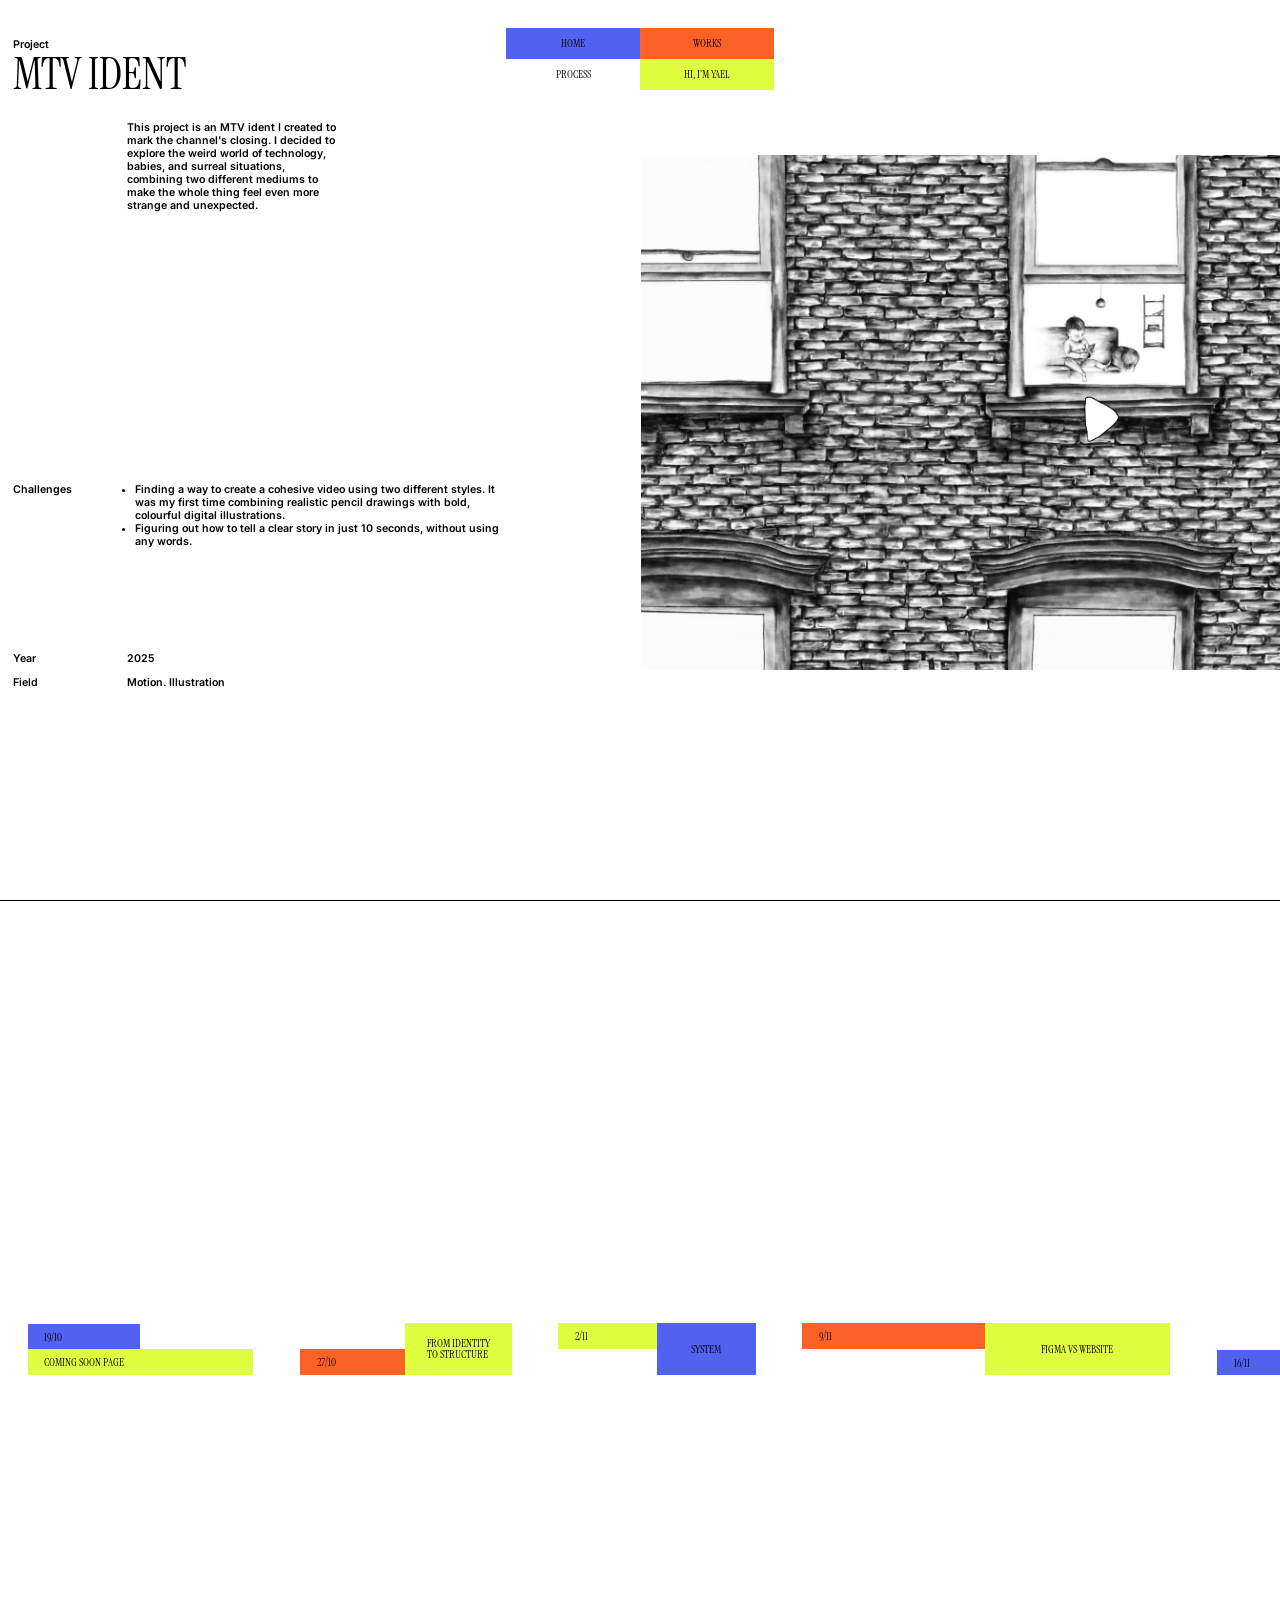
<file: mtv-ident.html>
<!DOCTYPE html>
<html lang="en" class="project-html">
<head>
  <meta charset="UTF-8">
  <meta name="viewport" content="width=device-width, initial-scale=1">
  <!-- Phone: when the browser can animate the change from one page to the next, the new project
       rolls up over the old page (or a project rolls down to show the home page) and the bar
       glides to its new place. The old page says which way in "phone-transition" -->
  <!-- (written here too, not only in styles.css, so it is there even before styles.css has loaded) -->
  <style>@view-transition { navigation: auto; }</style>
  <script>
    addEventListener("pagereveal", function (event) {
      var way = null;
      try { way = sessionStorage.getItem("phone-transition"); sessionStorage.removeItem("phone-transition"); } catch (e) {}
      if (!event.viewTransition || !way || innerWidth > 700) return;
      var root = document.documentElement;
      root.classList.add("is-rolling-" + way);
      if (way === "up-clean" || way === "up-home") root.classList.add("is-rolling-up");   // (it rolls up like "up")
      if (document.body) document.body.classList.remove("is-sliding-in");   // it doesn't need to slide in by itself too
      var done = function () { root.classList.remove("is-rolling-" + way, "is-rolling-up"); };
      event.viewTransition.finished.then(done, done);
    });
  </script>
  <!-- The phone's top strip (time, battery) is white, like the page -->
  <meta name="theme-color" content="#ffffff">
  <title>MTV Ident – Yael Gosling</title>

  <!-- The little picture in the browser tab (and on a phone's home screen): my face from the Hi page GIF -->
  <link rel="icon" type="image/png" sizes="32x32" href="images/favicon/favicon-32.png?v=3">
  <link rel="apple-touch-icon" href="images/favicon/apple-touch-icon.png?v=3">

  <!-- Fonts from Google Fonts: Instrument Serif (titles and menu) and Inter (project text) -->
  <link rel="preconnect" href="https://fonts.googleapis.com">
  <link rel="preconnect" href="https://fonts.gstatic.com" crossorigin>
  <link href="https://fonts.googleapis.com/css2?family=Instrument+Serif:ital@0;1&family=Inter:ital,wght@0,400;0,500;0,600;1,600&display=block" rel="stylesheet">

  <link rel="preload" as="image" href="images/mtv-ident/animation-poster-phone.jpg" media="(max-width: 700px)" fetchpriority="high">
  <link rel="preload" as="image" href="images/mtv-ident/animation-poster.jpg" media="(min-width: 701px)" fetchpriority="high">
  <link rel="stylesheet" href="styles.css?v=176">
</head>
<body class="project-page">

  <!-- The reload page ("reload page" in Figma, "phone reload page" on phones). It covers everything
       when the internet is lost, or when the page has been open for more than an hour (script.js).
       Tapping or clicking anywhere reloads the page. The picture is in the page from the start,
       so it can still show without internet -->
  <div class="reload-page" aria-hidden="true">
    <div class="reload-page__stage">
      <div class="reload-page__picture"><img src="images/reload/surprised-me.gif" alt=""></div>
      <p class="reload-page__title">WELL SHIT....</p>
      <p class="reload-page__text">Maybe reload the page...</p>
    </div>
  </div>


  <!-- The menu bar: stays still at the top. The words are written already rolled (see "words that roll"
       in script.js), so nothing changes in them when the page appears. Coming from the home page, it moves up to here -->
  <nav class="site-bar site-bar--project" style="--x: 569; --y: 31" aria-label="Main">
    <div class="site-bar__block site-bar__block--blue" style="--x: 0; --y: 0"></div>
    <div class="site-bar__block site-bar__block--orange" style="--x: 151; --y: 0"></div>
    <div class="site-bar__block site-bar__block--lime" style="--x: 151; --y: 35"></div>
    <a class="site-bar__text site-bar__box roll-host" style="--x: 0; --y: 0" href="index.html" aria-label="HOME"><span class="roll roll--center"><span class="roll__track"><span class="roll__word">HOME</span><span class="roll__word roll__word--next">HOME</span></span></span></a>
    <button class="site-bar__text site-bar__box roll-host site-bar__index" style="--x: 151; --y: 0" type="button" aria-expanded="false" aria-controls="site-index" aria-label="WORKS"><span class="roll roll--center"><span class="roll__track"><span class="roll__word">WORKS</span><span class="roll__word roll__word--next">WORKS</span></span></span></button>
    <button class="site-bar__text site-bar__box roll-host site-bar__hi" style="--x: 151; --y: 35" type="button" aria-expanded="false" aria-controls="hi-page" aria-label="Hi, I’m Yael"><span class="roll roll--center"><span class="roll__track"><span class="roll__word">HI, I’M YAEL</span><span class="roll__word roll__word--next">HI, I’M YAEL</span></span></span></button>
    <!-- PROCESS (not on the home page, where this white spot is CLASSIC VIEW): opens the process page -->
    <a class="site-bar__text site-bar__box roll-host site-bar__process" style="--x: 0; --y: 35" href="process.html" aria-label="PROCESS"><span class="roll roll--center"><span class="roll__track"><span class="roll__word">PROCESS</span><span class="roll__word roll__word--next">PROCESS</span></span></span></a>
    <!-- The index ("open index list" in Figma): opens downwards under the bar.
         Numbers are Figma pixels from the top left corner of the orange panel -->
    <div class="site-index" id="site-index">
      <div class="site-index__line" style="--y: 0"></div>
      <div class="site-index__line" style="--y: 64"></div>
      <div class="site-index__line" style="--y: 124"></div>
      <div class="site-index__line" style="--y: 184"></div>
      <div class="site-index__line" style="--y: 244"></div>
      <div class="site-index__line" style="--y: 304"></div>
      <div class="site-index__line" style="--y: 364"></div>
      <div class="site-index__line" style="--y: 424"></div>
      <div class="site-index__line" style="--y: 484"></div>
      <div class="site-index__line" style="--y: 544"></div>
      <div class="site-index__line" style="--y: 604"></div>
      <a class="site-index__name" style="--y: 1; --h: 63" href="the-witch.html">THE WITCH</a>
      <span class="site-index__type" style="--y: 1; --h: 63" aria-hidden="true">Illustration</span>
      <a class="site-index__name" style="--y: 64; --h: 60" href="i-dont-touch-meat.html">I DON’T TOUCH MEAT</a>
      <span class="site-index__type" style="--y: 64; --h: 60" aria-hidden="true">Motion</span>
      <a class="site-index__name" style="--y: 124; --h: 60" href="grunge.html">GRUNGE</a>
      <span class="site-index__type" style="--y: 124; --h: 60" aria-hidden="true">Print. Web</span>
      <a class="site-index__name" style="--y: 184; --h: 60" href="judges-chapter-4.html">JUDGES, CHAPTER 4</a>
      <span class="site-index__type" style="--y: 184; --h: 60" aria-hidden="true">Illustration</span>
      <a class="site-index__name" style="--y: 244; --h: 60" href="mtv-ident.html">MTV IDENT</a>
      <span class="site-index__type" style="--y: 244; --h: 60" aria-hidden="true">Motion</span>
      <span class="site-index__name site-index__name--soon" style="--y: 304; --h: 60; --label-w: 100">BOARD GAMES</span>
      <span class="site-index__type" style="--y: 304; --h: 60" aria-hidden="true">Object</span>
      <span class="site-index__name site-index__name--soon" style="--y: 364; --h: 60; --label-w: 100">DAVAR ACHAD</span>
      <span class="site-index__type" style="--y: 364; --h: 60" aria-hidden="true">Branding</span>
      <span class="site-index__name site-index__name--soon" style="--y: 424; --h: 60; --label-w: 110.91">TRAVEL JOURNEY</span>
      <span class="site-index__type" style="--y: 424; --h: 60" aria-hidden="true">Print</span>
      <span class="site-index__name site-index__name--soon" style="--y: 484; --h: 60; --label-w: 207.91">THE GUIDE FOR THE NEW ISRAELI</span>
      <span class="site-index__type" style="--y: 484; --h: 60" aria-hidden="true">Motion</span>
      <span class="site-index__name site-index__name--soon" style="--y: 544; --h: 60; --label-w: 175.91; --label-y: 15.97">PAINTINGS / ILLUSTRATIONS</span>
      <div class="site-index__band"></div>
    </div>
  </nav>

  <!-- The phone bar ("phone bar new" in Figma, the same on every page): only on phones, stays still at the top -->
  <nav class="phone-bar phone-bar--project is-new-size" aria-label="Main">
    <a class="phone-bar__box phone-bar__box--blue roll-host" style="--x: 0; --w: 100.823; --x-home: 0; --w-home: 118.972" href="index.html" aria-label="HOME"><span class="roll roll--center"><span class="roll__track"><span class="roll__word">HOME</span><span class="roll__word roll__word--next">HOME</span></span></span></a>
    <button class="phone-bar__box phone-bar__box--orange phone-bar__works roll-host" style="--x: 100.49; --w: 99.618; --x-home: 118.58; --w-home: 117.55" type="button" aria-label="WORKS"><span class="roll roll--center"><span class="roll__track"><span class="roll__word">WORKS</span><span class="roll__word roll__word--next">WORKS</span></span></span></button>
    <button class="phone-bar__box phone-bar__box--lime phone-bar__hi roll-host" style="--x: 200.109; --w: 99.89; --x-home: 236.13; --w-home: 117.87" type="button" aria-label="Hi, I’m Yael"><span class="roll roll--center"><span class="roll__track"><span class="roll__word">HI, I’M YAEL</span><span class="roll__word roll__word--next">HI, I’M YAEL</span></span></span></button>
  </nav>

  <main>

    <!--
      The work page ("Mtv ident page" in Figma, 1440 × 800).
      Everything is in one long strip: swipe left and right to move it
      (trackpad, or Shift + mouse wheel). Scrolling down brings up "Reach Out".
      Numbers are Figma pixels from the strip's top left corner.
    -->
    <section class="project-work">
      <div class="project-strip">
        <div class="project-strip__track" style="--w: 3878">

          <!-- The information -->
          <p class="project-text" style="--x: 15; --y: 43; --w: 87">Project</p>
          <h1 class="project-title" style="--x: 15; --y: 56">MTV IDENT</h1>
          <p class="project-text" style="--x: 143; --y: 136; --w: 240">This project is an MTV ident I created to mark the channel's closing. I decided to explore the weird world of technology, babies, and surreal situations, combining two different mediums to make the whole thing feel even more strange and unexpected.</p>
          <p class="project-text" style="--x: 15; --y: 543; --w: 87">Challenges</p>
          <ul class="project-text project-text--list" style="--x: 134; --y: 543; --w: 434">
            <li>Finding a way to create a cohesive video using two different styles. It was my first time combining realistic pencil drawings with bold, colourful digital illustrations.</li>
            <li>Figuring out how to tell a clear story in just 10 seconds, without using any words.</li>
          </ul>
          <p class="project-text" style="--x: 15; --y: 734; --w: 53">Year</p>
          <p class="project-text" style="--x: 143; --y: 734; --w: 53">2025</p>
          <p class="project-text" style="--x: 15; --y: 761; --w: 53">Field</p>
          <p class="project-text" style="--x: 143; --y: 761; --w: 171">Motion. Illustration</p>

          <!-- The MTV Ident video ("Mtv ident 2"): click to play or pause. The poster (its first frame)
               shows straight away, so the video does not flicker while it loads -->
          <video class="project-strip__piece project-video" style="--x: 721; --y: 174.54; --w: 1029; --h: 578.813" src="images/mtv-ident/animation.mp4?v=2" data-poster="images/mtv-ident/animation-poster.jpg" preload="none" playsinline aria-label="The MTV Ident video. Click to play or pause"></video>
          <!-- The "pause play" symbol in the middle of the video: hidden while it plays.
               Over the video it changes to "new pause play hover" (orange) -->
          <img loading="lazy" class="project-video__play" style="--x: 1199.5; --y: 420.48; --w: 72; --h: 86.943" src="images/project/new-pause-play.png" alt="">
          <img loading="lazy" class="project-video__play project-video__play--hover" style="--x: 1199.5; --y: 420.49; --w: 72; --h: 86.906" src="images/project/new-pause-play-hover.svg" alt="">

          <!-- The pictures -->
          <img loading="lazy" class="project-strip__piece" style="--x: 1954; --y: 231; --w: 435.534; --h: 244.988" src="images/mtv-ident/still-7.jpg" alt="A still from the MTV Ident">
          <img loading="lazy" class="project-strip__piece" style="--x: 2910; --y: 455; --w: 435.534; --h: 244.988" src="images/mtv-ident/still-10.jpg" alt="A still from the MTV Ident">

          <!--
            Next and previous project. On hover they change to their "next page hovers" version.
            Board Games is coming soon, so its frame is not a link yet (and has no hover version)
          -->
          <div class="project-strip__piece project-nav project-nav--soon" style="--x: 3551; --y: 125; --w: 263.881; --h: 163.312">
            <div class="project-nav__frame">
              <div class="project-nav__layer" style="--inset: 7.1% 5.06% 0% 2.45%"><img loading="lazy" src="images/mtv-ident/next-soon-1.svg" alt=""></div>
              <div class="project-nav__layer" style="--inset: 20.25% 14.49% 12.25% 9.66%"><img loading="lazy" src="images/mtv-ident/next-soon-2.svg" alt=""></div>
              <div class="project-nav__layer" style="--inset: 39.85% 87.83% 16.94% 10.22%"><img loading="lazy" src="images/mtv-ident/next-soon-3.svg" alt=""></div>
              <p class="project-nav__text" style="--inset: 47.15% 47.94% 35.47% 23.5%"><span class="project-nav__label">COMING SOON</span></p>
              <p class="project-nav__text" style="--inset: 47.15% 26.48% 36.93% 61.39%">Board Games</p>
            </div>
          </div>

          <a class="project-strip__piece project-nav" href="judges-chapter-4.html" aria-label="Previous project: Judges, Chapter 4" style="--x: 3538; --y: 642; --w: 282.912; --h: 134.999">
            <div class="project-nav__frame">
              <div class="project-nav__layer" style="--inset: 25.57% 6.45% 16.56% 11.38%"><img loading="lazy" src="images/i-dont-touch-meat/previous-judges-1.svg" alt=""></div>
              <div class="project-nav__layer" style="--inset: 29.62% 8.39% 20.36% 13.24%"><img loading="lazy" src="images/i-dont-touch-meat/previous-judges-2.svg" alt=""></div>
              <p class="project-nav__text" style="--inset: 47.14% 53.63% 31.83% 19.72%"><span class="project-nav__label">PREVIOUS PROJECT</span></p>
              <p class="project-nav__text" style="--inset: 50.76% 12.46% 34.74% 60.9%">Judges, Chapter 4</p>
            </div>
            <img loading="lazy" class="project-nav__hover" src="images/i-dont-touch-meat/previous-judges-hover.svg" alt="">
          </a>

          <!-- "flip back button": swipes the strip back to the start. On hover: "flip back button hover" -->
          <button class="project-strip__piece project-flip" style="--x: 3751; --y: 442; --w: 53; --h: 45" type="button" aria-label="Back to the start">
            <img loading="lazy" class="project-flip__image" src="images/project/flip-back.svg" alt="">
            <img loading="lazy" class="project-flip__image project-flip__image--hover" src="images/project/flip-back-hover.svg" alt="">
          </button>

          <!--
            "mtv ident top images": these sit on top of everything and move a bit faster
            than the rest when you swipe, which gives the page depth (script.js)
          -->
          <div class="project-strip__fast">
            <div class="project-strip__piece project-strip__crop project-strip__fast-piece" style="--x: 2074; --y: 376; --w: 446; --h: 401">
              <img loading="lazy" style="--crop: -49.13% auto auto -34.59%; --crop-w: 192.95%; --crop-h: 149.13%" src="images/mtv-ident/artwork-35.gif" alt="A drawing from the MTV Ident">
            </div>
            <img loading="lazy" class="project-strip__piece project-strip__fast-piece" style="--x: 2520; --y: 146; --w: 504; --h: 283.5" src="images/mtv-ident/still-9.jpg" alt="A still from the MTV Ident">
          </div>

        </div>
      </div>
    </section>








































    <!--
      The phone version ("phone mtv ident" in Figma, 390 × 1986): only on phones.
      One long page that scrolls down. Numbers are Figma pixels from the top left corner of the screen.
    -->
    <!-- On the phone the page scrolls inside this box (not the whole browser page) -->
    <div class="phone-scroll">
    <section class="phone-project" style="--h: 2056">

      <!-- The information -->
      <p class="phone-text phone-text--label" style="--x: 18; --y: 88; --w: 55">Project</p>
      <h1 class="phone-title" style="--x: 18; --y: 106">MTV IDENT</h1>
      <p class="phone-text" style="--x: 18; --y: 462; --w: 227">This project is an MTV ident I created to mark the channel's closing. I decided to explore the weird world of technology, babies, and surreal situations, combining two different mediums to make the whole thing feel even more strange and unexpected.</p>
      <p class="phone-text phone-text--label" style="--x: 18; --y: 1068; --w: 53">Year</p>
      <p class="phone-text" style="--x: 146; --y: 1068; --w: 53">2025</p>
      <p class="phone-text phone-text--label" style="--x: 18; --y: 1095; --w: 53">Field</p>
      <p class="phone-text" style="--x: 146; --y: 1095; --w: 171">Motion. Illustration.</p>
      <p class="phone-text phone-text--label" style="--x: 18; --y: 1630; --w: 87">Challenges</p>
      <ul class="phone-text phone-text--list" style="--x: 137; --y: 1630; --w: 236">
        <li>Finding a way to create a cohesive video using two different styles. It was my first time combining realistic pencil drawings with bold, colourful digital illustrations.</li>
        <li>Figuring out how to tell a clear story in just 10 seconds, without using any words.</li>
      </ul>

      <!-- The video: tap to play or pause. The "pause play" symbol sits in the middle. It turns orange for a moment
           when tapped, then the video starts -->
      <video class="phone-piece phone-video" style="--x: 18; --y: 207; --w: 350.222; --h: 197" src="images/mtv-ident/animation.mp4?v=2#t=0.1" poster="images/mtv-ident/animation-poster-phone.jpg" preload="none" playsinline aria-label="The MTV Ident video. Tap to play or pause."></video>
      <img decoding="sync" class="phone-piece phone-video__play" style="--x: 175.534; --y: 284.269; --w: 35.154; --h: 42.462" src="images/project/new-pause-play.png" alt="">
      <img decoding="sync" class="phone-piece phone-video__play phone-video__play--orange" style="--x: 175.534; --y: 284.271; --w: 35.154; --h: 42.448" src="images/project/new-pause-play-hover.svg" alt="">

      <!-- The pictures -->
      <img decoding="sync" class="phone-piece" style="--x: 62; --y: 684; --w: 314.667; --h: 177" src="images/mtv-ident/still-7.jpg" alt="A still from the MTV Ident">
      <div class="phone-piece phone-crop" style="--x: 2; --y: 778; --w: 288.065; --h: 259">
        <img loading="lazy" style="--crop: -49.13% auto auto -34.59%; --crop-w: 192.95%; --crop-h: 149.13%" src="images/mtv-ident/artwork-35.gif" alt="A drawing from the MTV Ident">
      </div>
      <img loading="lazy" class="phone-piece" style="--x: 18; --y: 1156; --w: 302.222; --h: 170" src="images/mtv-ident/still-10.jpg" alt="A still from the MTV Ident">

      <!-- Previous and next project. A tap opens it: it slides up (like from the home page).
           Coming Soon frames are not links -->
      <a class="phone-piece phone-nav" href="judges-chapter-4.html" aria-label="Previous project: Judges, Chapter 4" style="--x: 0; --y: 1900; --w: 152.86; --h: 72.942">
        <div class="project-nav__layer" style="--inset: 25.57% 6.45% 16.56% 11.38%"><img loading="lazy" src="images/i-dont-touch-meat/previous-judges-1.svg" alt=""></div>
        <div class="project-nav__layer" style="--inset: 29.62% 8.39% 20.36% 13.24%"><img loading="lazy" src="images/i-dont-touch-meat/previous-judges-2.svg" alt=""></div>
        <p class="phone-nav__text" style="--inset: 39.76% 42.43% 31.45% 19.63%"><span class="project-nav__label">PREVIOUS<br>PROJECT</span></p>
        <p class="phone-nav__text" style="--inset: 42.5% 6.63% 43% 66.73%">Judges, Chapter 4</p>
      </a>
      <div class="phone-piece phone-nav phone-nav--soon" style="--x: 240; --y: 1880; --w: 142; --h: 87.882">
        <div class="project-nav__layer" style="--inset: 7.1% 5.07% 0% 2.45%"><img loading="lazy" src="images/mtv-ident/next-soon-1.svg" alt=""></div>
        <div class="project-nav__layer" style="--inset: 20.25% 14.49% 12.25% 9.66%"><img loading="lazy" src="images/mtv-ident/next-soon-2.svg" alt=""></div>
        <div class="project-nav__layer" style="--inset: 39.86% 87.83% 16.94% 10.22%"><img loading="lazy" src="images/mtv-ident/next-soon-3.svg" alt=""></div>
        <p class="phone-nav__text" style="--inset: 43.21% 50% 38.58% 16.2%"><span class="project-nav__label">COMING SOON</span></p>
        <p class="phone-nav__text" style="--inset: 43.21% 19.01% 30.62% 61.27%">Board<br>Games</p>
      </div>

      <!-- "flip back button": glides back up to the top. It turns orange for a moment when tapped.
           In Figma the arrow is turned to point up -->
      <button class="phone-piece phone-flip" style="--x: 179.996; --y: 1915.999; --w: 30.748; --h: 34.999" type="button" aria-label="Back to the top">
        <img loading="lazy" class="phone-flip__image" src="images/phone/flip-back.svg" alt="">
        <img loading="lazy" class="phone-flip__image phone-flip__image--orange" src="images/phone/flip-back-orange.svg" alt="">
      </button>

      <!-- The top pictures: on top of everything, they move a bit faster than the rest
           when you scroll, which gives the page depth (script.js) -->
      <div class="phone-project__fast">
        <img loading="lazy" class="phone-piece phone-fast-piece" style="--x: 39; --y: 1372; --w: 334.222; --h: 188" src="images/mtv-ident/still-9.jpg" alt="A still from the MTV Ident">
      </div>
    </section>
    </div>

    <!-- The work comes up out of a blur at the bottom of the screen (styles.css) -->
    <div class="phone-bottom-blur" aria-hidden="true"></div>

    <!-- The black line at the top: it stays still, and the page disappears as it scrolls up past it,
         so nothing shows under the phone's time and battery -->
    <div class="phone-top-line" aria-hidden="true"></div>

    <!-- Blurs the work page more and more while "Reach Out" slides up (script.js) -->
    <div class="project-reach-blur" aria-hidden="true"></div>

    <!-- "Reach Out" in Figma: slides up over the work page whenever you scroll down,
         and stops at the top of the video -->
    <section class="project-reach" id="reach-out">
      <div class="project-reach__gradient" style="--y: 62; --h: 574"></div>
      <div class="project-line project-line--full" style="--y: 0"></div>

      <p class="project-text" style="--x: 15; --y: 62">Think you have something to work on with me?</p>
      <h2 class="project-title" style="--x: 15; --y: 81">REACH OUT!</h2>
      <p class="project-text" style="--x: 15; --y: 216; --w: 414.665">Email me</p>
      <!-- Clicking the email address or the phone number copies it, and it rolls up to "Copied" (script.js) -->
      <a class="project-text project-text--contact project-text--email project-reach__copy" style="--x: 15; --y: 234; --w: 462.927" href="mailto:yaelgosling5@gmail.com">yaelgosling5@gmail.com</a>
      <p class="project-text" style="--x: 657; --y: 216; --w: 414.665">Let’s talk</p>
      <a class="project-text project-text--contact project-text--email project-reach__copy" style="--x: 657; --y: 237; --w: 462.927" href="tel:+972538521501">+972 538521501</a>
      <p class="project-text" style="--x: 15; --y: 333; --w: 84">Instagram</p>
      <a class="project-text project-text--contact project-text--email" style="--x: 15; --y: 350; --w: 462.927" href="https://www.instagram.com/yael.gosling/" target="_blank" rel="noopener">yael.gosling</a>
    </section>

  </main>

  <!-- The Hi page ("Hi page" in Figma): slides up from the bottom when HI is clicked.
       Click HI again (or press Escape) to close it -->
  <section class="hi-page" id="hi-page" aria-label="Hi, I'm Yael" aria-hidden="true">
    <div class="hi-page__gradient"></div>
    <div class="project-line project-line--full" style="--y: 0"></div>
    <div class="hi-page__stage">
      <h2 class="project-title" style="--x: 15; --y: 56">HIIII I’M YAEL</h2>

      <p class="project-text" style="--x: 15; --y: 212; --w: 87">Background</p>
      <p class="project-text" style="--x: 134; --y: 212; --w: 216">I’m Yael Gosling.<br>Born in New Zealand, moved to Australia with my family, then immigrated to Israel by myself at 18.<br><br>Currently studying Visual Communication at Bezalel, focusing on illustration and design.<br>My work combines a multicultural perspective, handmade textures and a little creative chaos.</p>

      <!-- The drawings. Hovering over one changes it to its "Hi page hover" drawing and shows the text next to it.
           The drawings are cut from sheets (the hover drawings all from one sheet) -->
      <div class="hi-doodle hi-doodle--mic">
        <div class="hi-doodle__picture" style="--x: 325.498; --y: 62.227; --w: 144; --h: 95.625; --rotate: 16.24deg"><img loading="lazy" style="--iw: 612.5%; --ih: 922.35%; --il: -372.66%; --it: -343.53%" src="images/hi/mic-sheet.png" alt=""></div>
        <div class="hi-doodle__picture hi-doodle__picture--hover" style="--x: 372.107; --y: 65.14; --w: 79; --h: 114; --rotate: -17.22deg"><img loading="lazy" style="--iw: 1097.47%; --ih: 760.53%; --il: -737.97%; --it: -271.05%" src="images/hi/hover-sheet.png" alt=""></div>
        <p class="project-text hi-doodle__text" style="--x: 446; --y: 122; --w: 96">I sing the words wrong to every song</p>
      </div>
      <div class="hi-doodle hi-doodle--cheese">
        <div class="hi-doodle__picture" style="--x: 999; --y: 142; --w: 90.625; --h: 70"><img loading="lazy" style="--iw: 1226.21%; --ih: 1587.5%; --il: -111.03%; --it: -366.96%" src="images/hi/sheet.png" alt=""></div>
        <div class="hi-doodle__picture hi-doodle__picture--hover" style="--x: 995; --y: 126.92; --w: 132; --h: 104.077"><img loading="lazy" style="--iw: 833.65%; --ih: 1057.32%; --il: -72.12%; --it: -229.27%" src="images/hi/hover-sheet.png" alt=""></div>
        <p class="project-text hi-doodle__text hi-page__nowrap" style="--x: 1079; --y: 142">I love cheese</p>
      </div>
      <div class="hi-doodle hi-doodle--cow">
        <div class="hi-doodle__picture" style="--x: 547; --y: 400; --w: 92.432; --h: 121.338"><img loading="lazy" style="--iw: 646.55%; --ih: 492.52%; --il: -129.09%; --it: -197.23%" src="images/hi/sheet.png" alt=""></div>
        <div class="hi-doodle__picture hi-doodle__picture--hover" style="--x: 549.52; --y: 370; --w: 80.427; --h: 156"><img loading="lazy" style="--iw: 747.41%; --ih: 385.33%; --il: -152.59%; --it: -135.11%" src="images/hi/hover-sheet.png" alt=""></div>
        <p class="project-text hi-doodle__text" style="--x: 488; --y: 479; --w: 96">Dancing cows are funny</p>
      </div>
      <div class="hi-doodle hi-doodle--drogo">
        <div class="hi-doodle__picture" style="--x: 115; --y: 593; --w: 93.252; --h: 92.091"><img loading="lazy" style="--iw: 737.76%; --ih: 747.06%; --il: -188.8%; --it: -173.53%" src="images/hi/sheet.png" alt=""></div>
        <div class="hi-doodle__picture hi-doodle__picture--hover" style="--x: 126; --y: 593; --w: 95; --h: 80"><img loading="lazy" style="--iw: 721.05%; --ih: 856.25%; --il: -195.79%; --it: -198.75%" src="images/hi/hover-sheet.png" alt=""></div>
        <p class="project-text hi-doodle__text" style="--x: 213; --y: 625; --w: 96">I have a cat named Drogo who loves plastic bags</p>
      </div>
      <div class="hi-doodle hi-doodle--ted-lasso">
        <div class="hi-doodle__picture" style="--x: 1203; --y: 342; --w: 73; --h: 85.943"><img loading="lazy" style="--iw: 1260.99%; --ih: 1071.08%; --il: -519.15%; --it: -362.65%" src="images/hi/sheet.png" alt=""></div>
        <div class="hi-doodle__picture hi-doodle__picture--hover" style="--x: 1203; --y: 344; --w: 107; --h: 87"><img loading="lazy" style="--iw: 854.21%; --ih: 1050.57%; --il: -351.4%; --it: -357.47%" src="images/hi/hover-sheet.png" alt=""></div>
        <p class="project-text hi-doodle__text" style="--x: 1232; --y: 423; --w: 116">Ted Lasso is&nbsp; my favourite tv show</p>
      </div>
      <div class="hi-doodle hi-doodle--footy">
        <div class="hi-doodle__picture" style="--x: 639; --y: 532; --w: 63.439; --h: 53"><img loading="lazy" style="--iw: 750.21%; --ih: 897.98%; --il: -380.59%; --it: -177.78%" src="images/hi/sheet.png" alt=""></div>
        <div class="hi-doodle__picture hi-doodle__picture--hover" style="--x: 639; --y: 516; --w: 76; --h: 57"><img loading="lazy" style="--iw: 597.37%; --ih: 796.49%; --il: -298.68%; --it: -149.12%" src="images/hi/hover-sheet.png" alt=""></div>
        <p class="project-text hi-doodle__text" style="--x: 715; --y: 509; --w: 116">I have played AFL internationally representing Israel</p>
      </div>
      <div class="hi-doodle hi-doodle--hand">
        <div class="hi-doodle__picture" style="--x: 1139; --y: 498; --w: 77.564; --h: 68.236"><img loading="lazy" style="--iw: 1125.32%; --ih: 1279.14%; --il: -843.67%; --it: -776.26%" src="images/hi/sheet.png" alt=""></div>
        <div class="hi-doodle__picture hi-doodle__picture--hover" style="--x: 1135; --y: 463; --w: 79; --h: 105"><img loading="lazy" style="--iw: 1097.47%; --ih: 825.71%; --il: -817.72%; --it: -467.62%" src="images/hi/hover-sheet.png" alt=""></div>
        <p class="project-text hi-doodle__text" style="--x: 1134; --y: 543; --w: 116">I’m marrrriiiieeedddd</p>
      </div>
      <!-- Me, moving ("Untitled_Artwork 89", a GIF that keeps playing). It stays still when the mouse moves -->
      <div class="hi-doodle hi-doodle--me">
        <div class="hi-doodle__picture" style="--x: 487; --y: 125; --w: 404; --h: 227.25"><img loading="lazy" style="--iw: 100%; --ih: 100%; --il: 0%; --it: 0%" src="images/hi/me-moving.gif" alt="A drawing of me, moving"></div>
      </div>

      <a class="project-text project-text--email hi-page__big hi-page__instagram" style="--x: 617; --y: 720; --w: 207" href="https://www.instagram.com/yael.gosling/" data-roll-next="yael.gosling" target="_blank" rel="noopener">INSTAGRAM</a>
      <!-- "Email me" and "Let's talk" show the email address and phone number on hover.
           Email: a click opens a new email straight away and also copies the address.
           Phone: a click starts a call (or asks which app to call with) and also copies the number. Both can also be selected and copied by hand -->
      <a class="project-text hi-page__reveal hi-page__big" style="--x: 14; --y: 720" href="mailto:yaelgosling5@gmail.com" aria-label="Email: yaelgosling5@gmail.com">
        <span class="hi-page__reveal-label">EMAIL ME</span>
        <span class="hi-page__reveal-value">yaelgosling5@gmail.com</span>
      </a>
      <a class="project-text hi-page__reveal hi-page__reveal--right hi-page__big" style="--right: 1425; --y: 720" href="tel:+972538521501" aria-label="Phone: +972 538521501">
        <span class="hi-page__reveal-label">LET’S TALK</span>
        <span class="hi-page__reveal-value">+972 538521501</span>
      </a>
    </div>
  </section>

  <!-- ===== Phone only (see the bottom of styles.css) ===== -->

  <!-- WORKS on the phone ("phone works new" in Figma): the bar is at the top and the list
       opens downwards under it, over a blur. Row positions are Figma pixels (the list starts at 93).
       Tapping a name ("phone works click new"): a project rolls to italic and opens; a project that
       isn't ready (--soon) shows a black "Coming Soon" box (--soon-w: how wide in Figma) -->
  <div class="phone-works-blur" aria-hidden="true"></div>
  <nav class="phone-works" aria-label="Works">
      <div class="phone-works__line" style="--y: 93"></div>
      <div class="phone-works__line" style="--y: 157"></div>
      <div class="phone-works__line" style="--y: 217"></div>
      <div class="phone-works__line" style="--y: 277"></div>
      <div class="phone-works__line" style="--y: 337"></div>
      <div class="phone-works__line" style="--y: 397"></div>
      <div class="phone-works__line" style="--y: 457"></div>
      <div class="phone-works__line" style="--y: 517"></div>
      <div class="phone-works__line" style="--y: 577"></div>
      <div class="phone-works__line" style="--y: 637"></div>
      <div class="phone-works__line" style="--y: 697"></div>
      <a class="phone-works__row" style="--y: 94; --h: 63" href="the-witch.html"><span class="phone-works__name">The Witch</span><span class="phone-works__type">Illustration</span></a>
      <a class="phone-works__row" style="--y: 157; --h: 60" href="i-dont-touch-meat.html"><span class="phone-works__name">I Don’t Touch Meat</span><span class="phone-works__type">Motion</span></a>
      <a class="phone-works__row" style="--y: 217; --h: 60" href="grunge.html"><span class="phone-works__name">Grunge</span><span class="phone-works__type">Print. Web</span></a>
      <a class="phone-works__row" style="--y: 277; --h: 60" href="judges-chapter-4.html"><span class="phone-works__name">Judges, Chapter 4</span><span class="phone-works__type">Illustration</span></a>
      <a class="phone-works__row" style="--y: 337; --h: 60" href="mtv-ident.html"><span class="phone-works__name">MTV Ident</span><span class="phone-works__type">Motion</span></a>
      <div class="phone-works__row phone-works__row--soon" style="--y: 397; --h: 60; --soon-w: 113.826"><span class="phone-works__name">Board Games</span><span class="phone-works__type">Object</span></div>
      <div class="phone-works__row phone-works__row--soon" style="--y: 457; --h: 60; --soon-w: 113.826"><span class="phone-works__name">Davar Achad</span><span class="phone-works__type">Branding</span></div>
      <div class="phone-works__row phone-works__row--soon" style="--y: 517; --h: 60; --soon-w: 140.006"><span class="phone-works__name">Travel Journey</span><span class="phone-works__type">Print</span></div>
      <div class="phone-works__row phone-works__row--soon" style="--y: 577; --h: 60; --soon-w: 260.662"><span class="phone-works__name">The Guide For The New Israeli</span><span class="phone-works__type">Motion</span></div>
      <div class="phone-works__row phone-works__row--soon" style="--y: 637; --h: 60; --soon-w: 221.961"><span class="phone-works__name">Paintings/Illustrations</span><span class="phone-works__type"></span></div>
    <div class="phone-works__band"></div>
  </nav>

  <!-- HI on the phone ("phone hi" in Figma): slides up from the bottom, under the bar.
       It scrolls by itself. The drawings move with the finger and when the phone tilts -->
  <section class="phone-hi" aria-label="Hi, I'm Yael">
    <div class="phone-scroll">
    <div class="phone-hi__page">
      <!-- The top: stays still while the panel under it ("phone top frame hi") is pulled up over it -->
      <div class="phone-hi__stage">
        <!-- Me, moving ("Untitled_Artwork 89"): the two pictures of the GIF, switched by the same timer as
             the little drawings, so they always move together -->
        <div class="phone-doodle phone-doodle--still phone-doodle--first" style="--x: -107; --y: 261; --w: 517.333; --h: 291"><img loading="lazy" style="--iw: 100%; --ih: 100%; --il: 0%; --it: 0%" src="images/hi/me-moving-1.png" alt="A drawing of me, moving"></div>
        <div class="phone-doodle phone-doodle--still phone-doodle--second" style="--x: -107; --y: 261; --w: 517.333; --h: 291"><img loading="lazy" style="--iw: 100%; --ih: 100%; --il: 0%; --it: 0%" src="images/hi/me-moving-2.png" alt=""></div>
        <h2 class="phone-title phone-hi__title" style="--x: 20; --y: 88">HIIII I’M YAEL</h2>

        <!-- The little drawings. Each one changes to its "Hi page hover" drawing (from the computer) and
             back, in time with the GIF of me (styles.css: phone-doodle-swap) -->
        <!-- mic -->
        <div class="phone-doodle phone-doodle--still phone-doodle--first" style="--x: -4.502; --y: 645.227; --w: 144; --h: 95.625; --rotate: 16.24deg"><img loading="lazy" style="--iw: 612.5%; --ih: 922.35%; --il: -372.66%; --it: -343.53%" src="images/hi/mic-sheet.png" alt=""></div>
        <div class="phone-doodle phone-doodle--still phone-doodle--second" style="--x: 42.107; --y: 648.14; --w: 79; --h: 114; --rotate: -17.22deg"><img loading="lazy" style="--iw: 1097.47%; --ih: 760.53%; --il: -737.97%; --it: -271.05%" src="images/hi/hover-sheet.png" alt=""></div>
        <!-- cheese -->
        <div class="phone-doodle phone-doodle--still phone-doodle--first" style="--x: 275; --y: 407; --w: 90.625; --h: 70"><img loading="lazy" style="--iw: 1226.21%; --ih: 1587.5%; --il: -111.03%; --it: -366.96%" src="images/hi/sheet.png" alt=""></div>
        <div class="phone-doodle phone-doodle--still phone-doodle--second" style="--x: 271; --y: 391.92; --w: 132; --h: 104.077"><img loading="lazy" style="--iw: 833.65%; --ih: 1057.32%; --il: -72.12%; --it: -229.27%" src="images/hi/hover-sheet.png" alt=""></div>
        <!-- cow -->
        <div class="phone-doodle phone-doodle--still phone-doodle--first" style="--x: 257; --y: 218; --w: 92.432; --h: 121.338"><img loading="lazy" style="--iw: 646.55%; --ih: 492.52%; --il: -129.09%; --it: -197.23%" src="images/hi/sheet.png" alt=""></div>
        <div class="phone-doodle phone-doodle--still phone-doodle--second" style="--x: 259.52; --y: 188; --w: 80.427; --h: 156"><img loading="lazy" style="--iw: 747.41%; --ih: 385.33%; --il: -152.59%; --it: -135.11%" src="images/hi/hover-sheet.png" alt=""></div>
        <!-- drogo -->
        <div class="phone-doodle phone-doodle--still phone-doodle--first" style="--x: 20; --y: 414; --w: 93.252; --h: 92.091"><img loading="lazy" style="--iw: 737.76%; --ih: 747.06%; --il: -188.8%; --it: -173.53%" src="images/hi/sheet.png" alt=""></div>
        <div class="phone-doodle phone-doodle--still phone-doodle--second" style="--x: 31; --y: 414; --w: 95; --h: 80"><img loading="lazy" style="--iw: 721.05%; --ih: 856.25%; --il: -195.79%; --it: -198.75%" src="images/hi/hover-sheet.png" alt=""></div>
        <!-- ted-lasso -->
        <div class="phone-doodle phone-doodle--still phone-doodle--first" style="--x: 247; --y: 620; --w: 73; --h: 85.943"><img loading="lazy" style="--iw: 1260.99%; --ih: 1071.08%; --il: -519.15%; --it: -362.65%" src="images/hi/sheet.png" alt=""></div>
        <div class="phone-doodle phone-doodle--still phone-doodle--second" style="--x: 247; --y: 622; --w: 107; --h: 87"><img loading="lazy" style="--iw: 854.21%; --ih: 1050.57%; --il: -351.4%; --it: -357.47%" src="images/hi/hover-sheet.png" alt=""></div>
        <!-- footy -->
        <div class="phone-doodle phone-doodle--still phone-doodle--first" style="--x: 37; --y: 191; --w: 63.439; --h: 53"><img loading="lazy" style="--iw: 750.21%; --ih: 897.98%; --il: -380.59%; --it: -177.78%" src="images/hi/sheet.png" alt=""></div>
        <div class="phone-doodle phone-doodle--still phone-doodle--second" style="--x: 37; --y: 175; --w: 76; --h: 57"><img loading="lazy" style="--iw: 597.37%; --ih: 796.49%; --il: -298.68%; --it: -149.12%" src="images/hi/hover-sheet.png" alt=""></div>
        <!-- hand -->
        <div class="phone-doodle phone-doodle--still phone-doodle--first" style="--x: 156; --y: 582; --w: 77.564; --h: 68.236"><img loading="lazy" style="--iw: 1125.32%; --ih: 1279.14%; --il: -843.67%; --it: -776.26%" src="images/hi/sheet.png" alt=""></div>
        <div class="phone-doodle phone-doodle--still phone-doodle--second" style="--x: 152; --y: 547; --w: 79; --h: 105"><img loading="lazy" style="--iw: 1097.47%; --ih: 825.71%; --il: -817.72%; --it: -467.62%" src="images/hi/hover-sheet.png" alt=""></div>
      </div>

      <!-- "phone top frame hi": it peeks in at the bottom of the screen and comes up over the
           drawings when you scroll down -->
      <div class="phone-hi__panel">
        <div class="phone-hi__panel-line" aria-hidden="true"></div>
        <p class="phone-text phone-hi__text" style="--x: 17; --y: 45; --w: 223">I’m Yael Gosling.<br>Born in New Zealand, moved to Australia with my family, then immigrated to Israel by myself at 18.</p>
        <p class="phone-text phone-hi__text" style="--x: 145; --y: 166; --w: 227">I’m currently studying Visual Communication at Bezalel, focusing on illustration and design. My work combines a multicultural perspective, handmade textures and a little creative chaos.</p>

        <!-- On the right, one under the other. Tapping the email address copies it ("Copied" rolls up
             into its place), the phone number calls it and Instagram opens -->
        <a class="phone-hi__contact" style="--y: 432" href="mailto:yaelgosling5@gmail.com">yaelgosling5@gmail.com</a>
        <a class="phone-hi__contact" style="--y: 513" href="tel:+972538521501">+972 538521501</a>
        <a class="phone-hi__contact" style="--y: 594" href="https://www.instagram.com/yael.gosling/" target="_blank" rel="noopener">Instagram</a>
      </div>
    </div>
    </div>

    <!-- The text comes up out of a blur at the bottom of the screen, like the work on the project pages -->
    <div class="phone-bottom-blur" aria-hidden="true"></div>

    <!-- The black line at the top: it stays still, and the page disappears as it scrolls up past it,
         so nothing shows under the phone's time and battery -->
    <div class="phone-top-line" aria-hidden="true"></div>
  </section>

  <!-- REACH OUT on the phone ("phone reach out" in Figma): on the home page swiping up (and on a
       project page swiping up again at the end) drags it up from the bottom while the page behind
       blurs more and more (like Reach Out on the computer).
       Swiping down puts it away. Numbers are Figma pixels in the 390 × 844 phone frame -->
  <div class="phone-reach-blur" aria-hidden="true"></div>
  <section class="phone-reach" aria-label="Reach out">
    <div class="phone-top-line" aria-hidden="true"></div>
    <div class="phone-reach__page">
      <p class="phone-reach__intro" style="--x: 18; --y: 88; --w: 354">Think you have something to work<br>on with me?</p>
      <h2 class="phone-reach__title" style="--x: 18; --y: 138">REACH OUT!</h2>
      <p class="phone-reach__label" style="--x: 18; --y: 378">Email me</p>
      <a class="phone-reach__contact" style="--x: 18; --y: 393" href="mailto:yaelgosling5@gmail.com">yaelgosling5@gmail.com</a>
      <p class="phone-reach__label" style="--x: 146; --y: 534">Let’s talk</p>
      <a class="phone-reach__contact" style="--x: 146; --y: 550" href="tel:+972538521501">+972 538521501</a>
      <p class="phone-reach__label" style="--x: 146; --y: 689">Instagram</p>
      <a class="phone-reach__contact" style="--x: 146; --y: 704" href="https://www.instagram.com/yael.gosling/" target="_blank" rel="noopener">yael.gosling</a>
    </div>
  </section>

  <script src="script.js?v=143"></script>

</body>
</html>
</file>
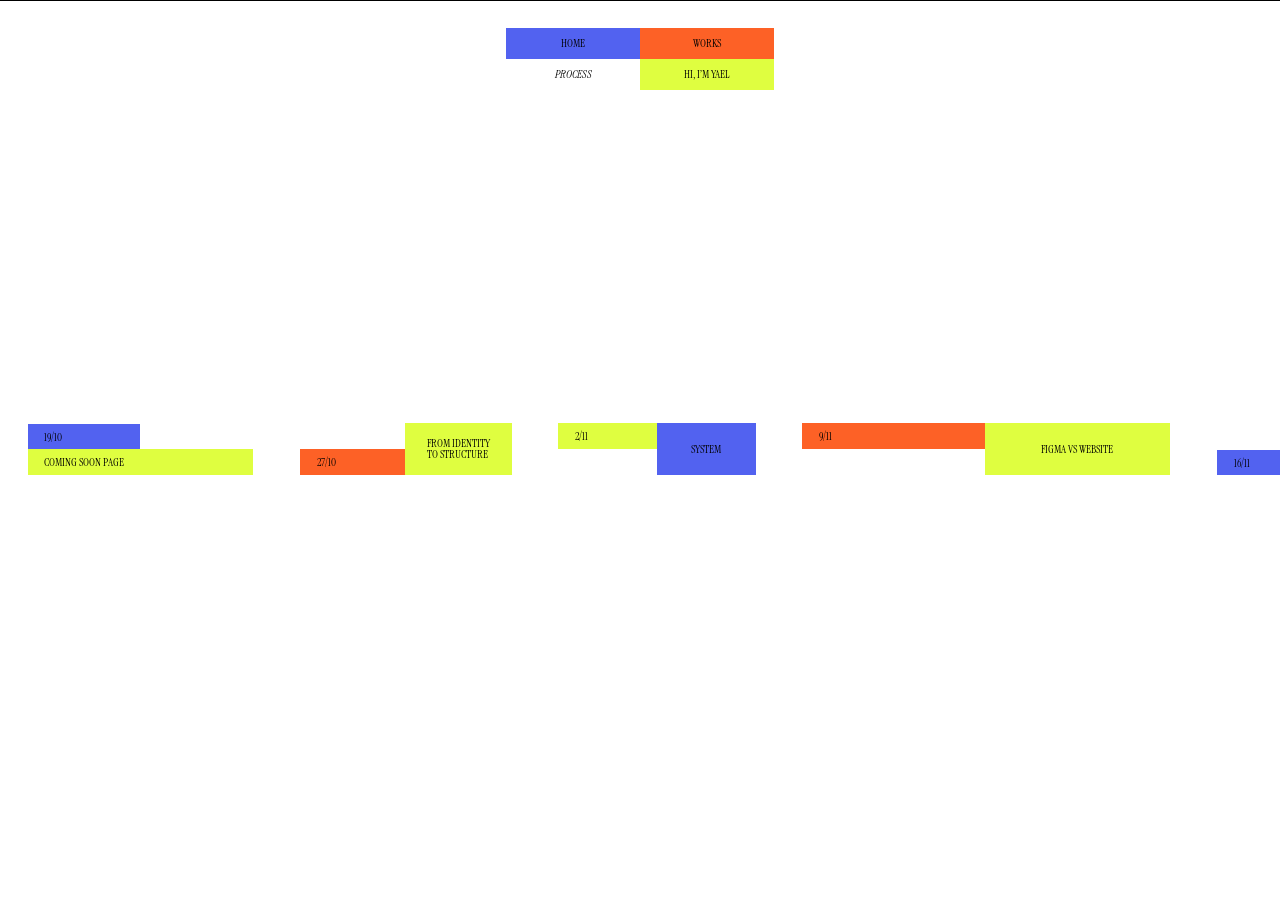
<file: process.html>
<!DOCTYPE html>
<html lang="en" class="project-html">
<head>
  <meta charset="UTF-8">
  <meta name="viewport" content="width=device-width, initial-scale=1">
  <!-- Phone: when the browser can animate the change from one page to the next, the new project
       rolls up over the old page (or a project rolls down to show the home page) and the bar
       glides to its new place. The old page says which way in "phone-transition" -->
  <!-- (written here too, not only in styles.css, so it is there even before styles.css has loaded) -->
  <style>@view-transition { navigation: auto; }</style>
  <script>
    addEventListener("pagereveal", function (event) {
      var way = null;
      try { way = sessionStorage.getItem("phone-transition"); sessionStorage.removeItem("phone-transition"); } catch (e) {}
      if (!event.viewTransition || !way || innerWidth > 700) return;
      var root = document.documentElement;
      root.classList.add("is-rolling-" + way);
      if (way === "up-clean" || way === "up-home") root.classList.add("is-rolling-up");   // (it rolls up like "up")
      if (document.body) document.body.classList.remove("is-sliding-in");   // it doesn't need to slide in by itself too
      var done = function () { root.classList.remove("is-rolling-" + way, "is-rolling-up"); };
      event.viewTransition.finished.then(done, done);
    });
  </script>
  <!-- The phone's top strip (time, battery) is white, like the page -->
  <meta name="theme-color" content="#ffffff">
  <title>Process – Yael Gosling</title>

  <!-- The little picture in the browser tab (and on a phone's home screen): my face from the Hi page GIF -->
  <link rel="icon" type="image/png" sizes="32x32" href="images/favicon/favicon-32.png?v=3">
  <link rel="apple-touch-icon" href="images/favicon/apple-touch-icon.png?v=3">

  <!-- Fonts from Google Fonts: Instrument Serif (titles and menu) and Inter (project text) -->
  <link rel="preconnect" href="https://fonts.googleapis.com">
  <link rel="preconnect" href="https://fonts.gstatic.com" crossorigin>
  <link href="https://fonts.googleapis.com/css2?family=Instrument+Serif:ital@0;1&family=Inter:ital,wght@0,400;0,500;0,600;1,600&display=block" rel="stylesheet">

  <link rel="stylesheet" href="styles.css?v=176">
</head>
<body class="project-page process-page">

  <!-- The reload page ("reload page" in Figma, "phone reload page" on phones). It covers everything
       when the internet is lost, or when the page has been open for more than an hour (script.js).
       Tapping or clicking anywhere reloads the page. The picture is in the page from the start,
       so it can still show without internet -->
  <div class="reload-page" aria-hidden="true">
    <div class="reload-page__stage">
      <div class="reload-page__picture"><img src="images/reload/surprised-me.gif" alt=""></div>
      <p class="reload-page__title">WELL SHIT....</p>
      <p class="reload-page__text">Maybe reload the page...</p>
    </div>
  </div>


  <!-- The menu bar: stays still at the top. The words are written already rolled (see "words that roll"
       in script.js), so nothing changes in them when the page appears. Coming from the home page, it moves up to here -->
  <nav class="site-bar site-bar--project" style="--x: 569; --y: 31" aria-label="Main">
    <div class="site-bar__block site-bar__block--blue" style="--x: 0; --y: 0"></div>
    <div class="site-bar__block site-bar__block--orange" style="--x: 151; --y: 0"></div>
    <div class="site-bar__block site-bar__block--lime" style="--x: 151; --y: 35"></div>
    <a class="site-bar__text site-bar__box roll-host" style="--x: 0; --y: 0" href="index.html" aria-label="HOME"><span class="roll roll--center"><span class="roll__track"><span class="roll__word">HOME</span><span class="roll__word roll__word--next">HOME</span></span></span></a>
    <button class="site-bar__text site-bar__box roll-host site-bar__index" style="--x: 151; --y: 0" type="button" aria-expanded="false" aria-controls="site-index" aria-label="WORKS"><span class="roll roll--center"><span class="roll__track"><span class="roll__word">WORKS</span><span class="roll__word roll__word--next">WORKS</span></span></span></button>
    <button class="site-bar__text site-bar__box roll-host site-bar__hi" style="--x: 151; --y: 35" type="button" aria-expanded="false" aria-controls="hi-page" aria-label="Hi, I’m Yael"><span class="roll roll--center"><span class="roll__track"><span class="roll__word">HI, I’M YAEL</span><span class="roll__word roll__word--next">HI, I’M YAEL</span></span></span></button>
    <!-- PROCESS (not on the home page, where this white spot is CLASSIC VIEW): opens the process page -->
    <a class="site-bar__text site-bar__box roll-host site-bar__process" style="--x: 0; --y: 35" href="process.html" aria-label="PROCESS"><span class="roll roll--center"><span class="roll__track"><span class="roll__word">PROCESS</span><span class="roll__word roll__word--next">PROCESS</span></span></span></a>
    <!-- The index ("open index list" in Figma): opens downwards under the bar.
         Numbers are Figma pixels from the top left corner of the orange panel -->
    <div class="site-index" id="site-index">
      <div class="site-index__line" style="--y: 0"></div>
      <div class="site-index__line" style="--y: 64"></div>
      <div class="site-index__line" style="--y: 124"></div>
      <div class="site-index__line" style="--y: 184"></div>
      <div class="site-index__line" style="--y: 244"></div>
      <div class="site-index__line" style="--y: 304"></div>
      <div class="site-index__line" style="--y: 364"></div>
      <div class="site-index__line" style="--y: 424"></div>
      <div class="site-index__line" style="--y: 484"></div>
      <div class="site-index__line" style="--y: 544"></div>
      <div class="site-index__line" style="--y: 604"></div>
      <a class="site-index__name" style="--y: 1; --h: 63" href="the-witch.html">THE WITCH</a>
      <span class="site-index__type" style="--y: 1; --h: 63" aria-hidden="true">Illustration</span>
      <a class="site-index__name" style="--y: 64; --h: 60" href="i-dont-touch-meat.html">I DON’T TOUCH MEAT</a>
      <span class="site-index__type" style="--y: 64; --h: 60" aria-hidden="true">Motion</span>
      <a class="site-index__name" style="--y: 124; --h: 60" href="grunge.html">GRUNGE</a>
      <span class="site-index__type" style="--y: 124; --h: 60" aria-hidden="true">Print. Web</span>
      <a class="site-index__name" style="--y: 184; --h: 60" href="judges-chapter-4.html">JUDGES, CHAPTER 4</a>
      <span class="site-index__type" style="--y: 184; --h: 60" aria-hidden="true">Illustration</span>
      <a class="site-index__name" style="--y: 244; --h: 60" href="mtv-ident.html">MTV IDENT</a>
      <span class="site-index__type" style="--y: 244; --h: 60" aria-hidden="true">Motion</span>
      <span class="site-index__name site-index__name--soon" style="--y: 304; --h: 60; --label-w: 100">BOARD GAMES</span>
      <span class="site-index__type" style="--y: 304; --h: 60" aria-hidden="true">Object</span>
      <span class="site-index__name site-index__name--soon" style="--y: 364; --h: 60; --label-w: 100">DAVAR ACHAD</span>
      <span class="site-index__type" style="--y: 364; --h: 60" aria-hidden="true">Branding</span>
      <span class="site-index__name site-index__name--soon" style="--y: 424; --h: 60; --label-w: 110.91">TRAVEL JOURNEY</span>
      <span class="site-index__type" style="--y: 424; --h: 60" aria-hidden="true">Print</span>
      <span class="site-index__name site-index__name--soon" style="--y: 484; --h: 60; --label-w: 207.91">THE GUIDE FOR THE NEW ISRAELI</span>
      <span class="site-index__type" style="--y: 484; --h: 60" aria-hidden="true">Motion</span>
      <span class="site-index__name site-index__name--soon" style="--y: 544; --h: 60; --label-w: 175.91; --label-y: 15.97">PAINTINGS / ILLUSTRATIONS</span>
      <div class="site-index__band"></div>
    </div>
  </nav>

  <main>

    <!--
      The process page ("Process" in Figma, 2304 × 800): one card per week, oldest on the left.
      Everything is in one strip: swipe (or scroll, or use the arrow keys) left and right to move it.
      Numbers are Figma pixels from the strip's top left corner.

      HOW TO ADD A NEW WEEK
      Copy a whole card (from <article> to </article>), paste it at the end and change its content
      and numbers. Make the strip wider (--w below) if the new card goes past the end.
    -->
    <section class="project-work process-work">
      <!-- The thin black line across the top ("Line 27") -->
      <div class="project-line process-work__line" style="--y: 0"></div>
      <div class="project-strip">
        <div class="project-strip__track" style="--w: 2304">

          <!-- 19/10: the Coming Soon page -->
          <article class="process-card">
            <!-- The top bar of the card (date and title): all you see until you click it.
                 Closed, the card waits in the middle of the page; opening, it glides up -->
            <div class="process-card__head">
              <div class="project-strip__piece process-snap process-block--lime" style="--x: 31; --y: 143; --w: 254; --h: 29"></div>
              <p class="process-text" style="--x: 49; --y: 152.43; --w: 137.933">COMING SOON PAGE</p>
              <div class="project-strip__piece process-snap process-line" style="--x: 31; --y: 172; --w: 254; --h: 0; --oy: 1"></div>
            </div>
            <button class="project-strip__piece process-snap process-block--blue process-card__tab" style="--x: 31; --y: 115; --w: 127; --h: 28" type="button" aria-expanded="false">
              <time class="process-text process-card__date" style="--x: 18; --y: 8.86" datetime="2026-10-19">19/10</time>
            </button>
            <!-- Everything that opens: it unrolls downwards from under the top bar
                 (--ax, --ay, --aw, --ah: the part of the strip it shows) -->
            <div class="process-card__content" style="--ax: 31; --ay: 172; --aw: 254; --ah: 229" aria-hidden="true">
              <div class="project-strip__piece process-snap process-block--orange" style="--x: 31; --y: 154; --w: 254; --h: 220"></div>
              <div class="project-strip__piece process-snap process-block--lime" style="--x: 31; --y: 374; --w: 254; --h: 27"></div>
              <img loading="lazy" class="project-strip__piece process-snap process-image" style="--x: 55.39; --y: 199.79; --w: 205.952; --h: 147.184" src="images/process/coming-soon.png" alt="The first Coming Soon page">
              <div class="project-strip__piece process-snap process-line" style="--x: 31; --y: 374; --w: 254; --h: 0; --oy: 1"></div>
            </div>
          </article>
          <!-- 27/10: two directions -->
          <article class="process-card">
            <!-- The top bar of the card (date and title): all you see until you click it.
                 Closed, the card waits in the middle of the page; opening, it glides up -->
            <div class="process-card__head">
              <div class="project-strip__piece process-snap process-block--lime" style="--x: 456; --y: 114; --w: 120; --h: 58"></div>
              <p class="process-text process-text--middle" style="--x: 456; --y: 114; --box-w: 120; --box-h: 58"><span>FROM IDENTITY<br>TO STRUCTURE</span></p>
              <div class="project-strip__piece process-snap process-line" style="--x: 337; --y: 172; --w: 239; --h: 0; --oy: 1"></div>
            </div>
            <button class="project-strip__piece process-snap process-block--orange process-card__tab" style="--x: 337; --y: 143; --w: 119; --h: 29" type="button" aria-expanded="false">
              <time class="process-text process-card__date" style="--x: 18.57; --y: 9.25" datetime="2026-10-27">27/10</time>
            </button>
            <!-- Everything that opens: it unrolls downwards from under the top bar
                 (--ax, --ay, --aw, --ah: the part of the strip it shows) -->
            <div class="process-card__content" style="--ax: 337; --ay: 172; --aw: 239; --ah: 340" aria-hidden="true">
              <div class="project-strip__piece process-snap process-block--blue" style="--x: 337; --y: 154; --w: 239; --h: 331"></div>
              <div class="project-strip__piece process-snap process-block--orange" style="--x: 337; --y: 485; --w: 239; --h: 27"></div>
              <img loading="lazy" class="project-strip__piece process-snap process-image" style="--x: 361.53; --y: 199.79; --w: 189.258; --h: 105.264" src="images/process/direction-a.jpg" alt="Direction A: hand-drawn picture frames">
              <img loading="lazy" class="project-strip__piece process-snap process-image" style="--x: 361.53; --y: 324.26; --w: 189.63; --h: 134.059" src="images/process/direction-b.jpg" alt="Direction B: a wire basket">
              <div class="project-strip__piece process-snap process-line" style="--x: 337; --y: 485; --w: 239; --h: 0; --oy: 1"></div>
              <p class="process-text process-text--small" style="--x: 357.71; --y: 493.32; --w: 204.059">#A FOR THE WIN</p>
              <p class="process-text process-text--small process-text--lime" style="--x: 360.08; --y: 189.69; --w: 49.037">#A</p>
              <p class="process-text process-text--small process-text--lime" style="--x: 360.08; --y: 314.17; --w: 49.037">#B</p>
            </div>
          </article>
          <!-- 2/11: starting the design -->
          <article class="process-card">
            <!-- The top bar of the card (date and title): all you see until you click it.
                 Closed, the card waits in the middle of the page; opening, it glides up -->
            <div class="process-card__head">
              <div class="project-strip__piece process-snap process-block--blue" style="--x: 739; --y: 114; --w: 111; --h: 58"></div>
              <p class="process-text process-text--middle" style="--x: 739; --y: 114; --box-w: 111; --box-h: 58"><span>SYSTEM</span></p>
              <div class="project-strip__piece process-snap process-line" style="--x: 628; --y: 172; --w: 222; --h: 0; --oy: 1"></div>
            </div>
            <button class="project-strip__piece process-snap process-block--lime process-card__tab" style="--x: 628; --y: 114; --w: 111; --h: 28.5" type="button" aria-expanded="false">
              <time class="process-text process-card__date" style="--x: 19.12; --y: 9.1" datetime="2026-11-02">2/11</time>
            </button>
            <!-- Everything that opens: it unrolls downwards from under the top bar
                 (--ax, --ay, --aw, --ah: the part of the strip it shows) -->
            <div class="process-card__content" style="--ax: 628; --ay: 172; --aw: 222; --ah: 606" aria-hidden="true">
              <div class="project-strip__piece process-snap process-block--lime" style="--x: 628; --y: 172; --w: 222; --h: 580"></div>
              <div class="project-strip__piece process-snap process-block--blue" style="--x: 628; --y: 752; --w: 222; --h: 26"></div>
              <img loading="lazy" class="project-strip__piece process-snap process-image" style="--x: 652.39; --y: 199.79; --w: 170.017; --h: 293.528" src="images/process/start-design-1.jpg" alt="The first designs of the home page">
              <img loading="lazy" class="project-strip__piece process-snap process-image" style="--x: 652.39; --y: 511.82; --w: 152.123; --h: 92.647" src="images/process/start-design-2.jpg" alt="The first designs of a project page">
              <img loading="lazy" class="project-strip__piece process-snap process-image" style="--x: 652.39; --y: 622; --w: 140.456; --h: 111.86" src="images/process/phone-sketches.png" alt="Sketches of the phone pages">
              <div class="project-strip__piece process-snap process-line" style="--x: 628; --y: 752; --w: 222; --h: 0; --oy: 1"></div>
            </div>
          </article>
          <!-- 9/11: the first website trial -->
          <article class="process-card">
            <!-- The top bar of the card (date and title): all you see until you click it.
                 Closed, the card waits in the middle of the page; opening, it glides up -->
            <div class="process-card__head">
              <div class="project-strip__piece process-snap process-block--lime" style="--x: 1108; --y: 114; --w: 208; --h: 58"></div>
              <p class="process-text process-text--middle" style="--x: 1108; --y: 114; --box-w: 208; --box-h: 58"><span>FIGMA VS WEBSITE</span></p>
              <div class="project-strip__piece process-snap process-line" style="--x: 902; --y: 172; --w: 414; --h: 0; --oy: 1"></div>
            </div>
            <button class="project-strip__piece process-snap process-block--orange process-card__tab" style="--x: 902; --y: 114; --w: 206; --h: 29" type="button" aria-expanded="false">
              <time class="process-text process-card__date" style="--x: 19.05; --y: 9.25" datetime="2026-11-09">9/11</time>
            </button>
            <!-- Everything that opens: it unrolls downwards from under the top bar
                 (--ax, --ay, --aw, --ah: the part of the strip it shows) -->
            <div class="process-card__content" style="--ax: 902; --ay: 172; --aw: 414; --ah: 276" aria-hidden="true">
              <div class="project-strip__piece process-snap process-block--blue" style="--x: 902; --y: 172; --w: 414; --h: 249"></div>
              <div class="project-strip__piece process-snap process-block--lime" style="--x: 902; --y: 421; --w: 414; --h: 27"></div>
              <video class="project-strip__piece process-snap process-image" style="--x: 937.75; --y: 199.79; --w: 341.468; --h: 193.616" src="images/process/website-trial.mp4" poster="images/process/website-trial-poster.jpg" preload="none" muted loop playsinline aria-label="A recording of the first website trial"></video>
              <div class="project-strip__piece process-snap process-line" style="--x: 902; --y: 421; --w: 414; --h: 0; --oy: 1"></div>
            </div>
          </article>
          <!-- 16/11: website and phone trial -->
          <article class="process-card">
            <!-- The top bar of the card (date and title): all you see until you click it.
                 Closed, the card waits in the middle of the page; opening, it glides up -->
            <div class="process-card__head">
              <div class="project-strip__piece process-snap process-block--lime" style="--x: 1577; --y: 114; --w: 207; --h: 58"></div>
              <p class="process-text process-text--middle" style="--x: 1577; --y: 114; --box-w: 207; --box-h: 58"><span>A SYSTEM THAT<br>SUSTAINS CHANGE</span></p>
              <div class="project-strip__piece process-snap process-line" style="--x: 1369; --y: 172; --w: 415; --h: 0; --oy: 1"></div>
            </div>
            <button class="project-strip__piece process-snap process-block--blue process-card__tab" style="--x: 1369; --y: 144; --w: 208; --h: 28" type="button" aria-expanded="false">
              <time class="process-text process-card__date" style="--x: 19.48; --y: 9.25" datetime="2026-11-16">16/11</time>
            </button>
            <!-- Everything that opens: it unrolls downwards from under the top bar
                 (--ax, --ay, --aw, --ah: the part of the strip it shows) -->
            <div class="process-card__content" style="--ax: 1369; --ay: 172; --aw: 415; --ah: 535" aria-hidden="true">
              <div class="project-strip__piece process-snap process-block--orange" style="--x: 1369; --y: 154; --w: 415; --h: 526"></div>
              <div class="project-strip__piece process-snap process-block--blue" style="--x: 1369; --y: 680; --w: 415; --h: 27"></div>
              <video class="project-strip__piece process-snap process-image" style="--x: 1404.32; --y: 202.31; --w: 341.468; --h: 189.111" src="images/process/website-phone-trial.mp4" poster="images/process/website-phone-trial-poster.jpg" preload="none" muted loop playsinline aria-label="A recording of the website trial"></video>
              <video class="project-strip__piece process-snap process-image" style="--x: 1404.48; --y: 415; --w: 111.539; --h: 241.382" src="images/process/phone-trial.mp4" poster="images/process/phone-trial-poster.jpg" preload="none" muted loop playsinline aria-label="A recording of the phone trial"></video>
              <div class="project-strip__piece process-snap process-line" style="--x: 1369; --y: 680; --w: 415; --h: 0; --oy: 1"></div>
            </div>
          </article>
          <!-- 23/11: website and phone trial -->
          <article class="process-card">
            <!-- The top bar of the card (date and title): all you see until you click it.
                 Closed, the card waits in the middle of the page; opening, it glides up -->
            <div class="process-card__head">
              <div class="project-strip__piece process-snap process-block--blue" style="--x: 2045; --y: 114; --w: 207; --h: 58"></div>
              <p class="process-text process-text--middle" style="--x: 2045; --y: 114; --box-w: 207; --box-h: 58"><span>POLISHING AND PUBLISHING</span></p>
              <div class="project-strip__piece process-snap process-line" style="--x: 1837; --y: 172; --w: 415; --h: 0; --oy: 1"></div>
            </div>
            <button class="project-strip__piece process-snap process-block--orange process-card__tab" style="--x: 1837; --y: 144; --w: 208; --h: 28" type="button" aria-expanded="false">
              <time class="process-text process-card__date" style="--x: 19.48; --y: 9.25" datetime="2026-11-23">23/11</time>
            </button>
            <!-- Everything that opens: it unrolls downwards from under the top bar
                 (--ax, --ay, --aw, --ah: the part of the strip it shows) -->
            <div class="process-card__content" style="--ax: 1837; --ay: 172; --aw: 415; --ah: 535" aria-hidden="true">
              <div class="project-strip__piece process-snap process-block--lime" style="--x: 1837; --y: 154; --w: 415; --h: 526"></div>
              <div class="project-strip__piece process-snap process-block--orange" style="--x: 1837; --y: 680; --w: 415; --h: 27"></div>
              <video class="project-strip__piece process-snap process-image" style="--x: 1875; --y: 202; --w: 341.27; --h: 189" src="images/process/website-phone-trial-2.mp4" poster="images/process/website-phone-trial-2-poster.jpg" preload="none" muted loop playsinline aria-label="A recording of the website trial"></video>
              <video class="project-strip__piece process-snap process-image" style="--x: 1875; --y: 417; --w: 111.36; --h: 241" src="images/process/phone-trial-2.mp4" poster="images/process/phone-trial-2-poster.jpg" preload="none" muted loop playsinline aria-label="A recording of the phone trial"></video>
              <div class="project-strip__piece process-snap process-line" style="--x: 1837; --y: 680; --w: 415; --h: 0; --oy: 1"></div>
            </div>
          </article>

        </div>
      </div>
    </section>










































  </main>

  <!-- The Hi page ("Hi page" in Figma): slides up from the bottom when HI is clicked.
       Click HI again (or press Escape) to close it -->
  <section class="hi-page" id="hi-page" aria-label="Hi, I'm Yael" aria-hidden="true">
    <div class="hi-page__gradient"></div>
    <div class="project-line project-line--full" style="--y: 0"></div>
    <div class="hi-page__stage">
      <h2 class="project-title" style="--x: 15; --y: 56">HIIII I’M YAEL</h2>

      <p class="project-text" style="--x: 15; --y: 212; --w: 87">Background</p>
      <p class="project-text" style="--x: 134; --y: 212; --w: 216">I’m Yael Gosling.<br>Born in New Zealand, moved to Australia with my family, then immigrated to Israel by myself at 18.<br><br>Currently studying Visual Communication at Bezalel, focusing on illustration and design.<br>My work combines a multicultural perspective, handmade textures and a little creative chaos.</p>

      <!-- The drawings. Hovering over one changes it to its "Hi page hover" drawing and shows the text next to it.
           The drawings are cut from sheets (the hover drawings all from one sheet) -->
      <div class="hi-doodle hi-doodle--mic">
        <div class="hi-doodle__picture" style="--x: 325.498; --y: 62.227; --w: 144; --h: 95.625; --rotate: 16.24deg"><img loading="lazy" style="--iw: 612.5%; --ih: 922.35%; --il: -372.66%; --it: -343.53%" src="images/hi/mic-sheet.png" alt=""></div>
        <div class="hi-doodle__picture hi-doodle__picture--hover" style="--x: 372.107; --y: 65.14; --w: 79; --h: 114; --rotate: -17.22deg"><img loading="lazy" style="--iw: 1097.47%; --ih: 760.53%; --il: -737.97%; --it: -271.05%" src="images/hi/hover-sheet.png" alt=""></div>
        <p class="project-text hi-doodle__text" style="--x: 446; --y: 122; --w: 96">I sing the words wrong to every song</p>
      </div>
      <div class="hi-doodle hi-doodle--cheese">
        <div class="hi-doodle__picture" style="--x: 999; --y: 142; --w: 90.625; --h: 70"><img loading="lazy" style="--iw: 1226.21%; --ih: 1587.5%; --il: -111.03%; --it: -366.96%" src="images/hi/sheet.png" alt=""></div>
        <div class="hi-doodle__picture hi-doodle__picture--hover" style="--x: 995; --y: 126.92; --w: 132; --h: 104.077"><img loading="lazy" style="--iw: 833.65%; --ih: 1057.32%; --il: -72.12%; --it: -229.27%" src="images/hi/hover-sheet.png" alt=""></div>
        <p class="project-text hi-doodle__text hi-page__nowrap" style="--x: 1079; --y: 142">I love cheese</p>
      </div>
      <div class="hi-doodle hi-doodle--cow">
        <div class="hi-doodle__picture" style="--x: 547; --y: 400; --w: 92.432; --h: 121.338"><img loading="lazy" style="--iw: 646.55%; --ih: 492.52%; --il: -129.09%; --it: -197.23%" src="images/hi/sheet.png" alt=""></div>
        <div class="hi-doodle__picture hi-doodle__picture--hover" style="--x: 549.52; --y: 370; --w: 80.427; --h: 156"><img loading="lazy" style="--iw: 747.41%; --ih: 385.33%; --il: -152.59%; --it: -135.11%" src="images/hi/hover-sheet.png" alt=""></div>
        <p class="project-text hi-doodle__text" style="--x: 488; --y: 479; --w: 96">Dancing cows are funny</p>
      </div>
      <div class="hi-doodle hi-doodle--drogo">
        <div class="hi-doodle__picture" style="--x: 115; --y: 593; --w: 93.252; --h: 92.091"><img loading="lazy" style="--iw: 737.76%; --ih: 747.06%; --il: -188.8%; --it: -173.53%" src="images/hi/sheet.png" alt=""></div>
        <div class="hi-doodle__picture hi-doodle__picture--hover" style="--x: 126; --y: 593; --w: 95; --h: 80"><img loading="lazy" style="--iw: 721.05%; --ih: 856.25%; --il: -195.79%; --it: -198.75%" src="images/hi/hover-sheet.png" alt=""></div>
        <p class="project-text hi-doodle__text" style="--x: 213; --y: 625; --w: 96">I have a cat named Drogo who loves plastic bags</p>
      </div>
      <div class="hi-doodle hi-doodle--ted-lasso">
        <div class="hi-doodle__picture" style="--x: 1203; --y: 342; --w: 73; --h: 85.943"><img loading="lazy" style="--iw: 1260.99%; --ih: 1071.08%; --il: -519.15%; --it: -362.65%" src="images/hi/sheet.png" alt=""></div>
        <div class="hi-doodle__picture hi-doodle__picture--hover" style="--x: 1203; --y: 344; --w: 107; --h: 87"><img loading="lazy" style="--iw: 854.21%; --ih: 1050.57%; --il: -351.4%; --it: -357.47%" src="images/hi/hover-sheet.png" alt=""></div>
        <p class="project-text hi-doodle__text" style="--x: 1232; --y: 423; --w: 116">Ted Lasso is&nbsp; my favourite tv show</p>
      </div>
      <div class="hi-doodle hi-doodle--footy">
        <div class="hi-doodle__picture" style="--x: 639; --y: 532; --w: 63.439; --h: 53"><img loading="lazy" style="--iw: 750.21%; --ih: 897.98%; --il: -380.59%; --it: -177.78%" src="images/hi/sheet.png" alt=""></div>
        <div class="hi-doodle__picture hi-doodle__picture--hover" style="--x: 639; --y: 516; --w: 76; --h: 57"><img loading="lazy" style="--iw: 597.37%; --ih: 796.49%; --il: -298.68%; --it: -149.12%" src="images/hi/hover-sheet.png" alt=""></div>
        <p class="project-text hi-doodle__text" style="--x: 715; --y: 509; --w: 116">I have played AFL internationally representing Israel</p>
      </div>
      <div class="hi-doodle hi-doodle--hand">
        <div class="hi-doodle__picture" style="--x: 1139; --y: 498; --w: 77.564; --h: 68.236"><img loading="lazy" style="--iw: 1125.32%; --ih: 1279.14%; --il: -843.67%; --it: -776.26%" src="images/hi/sheet.png" alt=""></div>
        <div class="hi-doodle__picture hi-doodle__picture--hover" style="--x: 1135; --y: 463; --w: 79; --h: 105"><img loading="lazy" style="--iw: 1097.47%; --ih: 825.71%; --il: -817.72%; --it: -467.62%" src="images/hi/hover-sheet.png" alt=""></div>
        <p class="project-text hi-doodle__text" style="--x: 1134; --y: 543; --w: 116">I’m marrrriiiieeedddd</p>
      </div>
      <!-- Me, moving ("Untitled_Artwork 89", a GIF that keeps playing). It stays still when the mouse moves -->
      <div class="hi-doodle hi-doodle--me">
        <div class="hi-doodle__picture" style="--x: 487; --y: 125; --w: 404; --h: 227.25"><img loading="lazy" style="--iw: 100%; --ih: 100%; --il: 0%; --it: 0%" src="images/hi/me-moving.gif" alt="A drawing of me, moving"></div>
      </div>

      <a class="project-text project-text--email hi-page__big hi-page__instagram" style="--x: 617; --y: 720; --w: 207" href="https://www.instagram.com/yael.gosling/" data-roll-next="yael.gosling" target="_blank" rel="noopener">INSTAGRAM</a>
      <!-- "Email me" and "Let's talk" show the email address and phone number on hover.
           Email: a click opens a new email straight away and also copies the address.
           Phone: a click starts a call (or asks which app to call with) and also copies the number. Both can also be selected and copied by hand -->
      <a class="project-text hi-page__reveal hi-page__big" style="--x: 14; --y: 720" href="mailto:yaelgosling5@gmail.com" aria-label="Email: yaelgosling5@gmail.com">
        <span class="hi-page__reveal-label">EMAIL ME</span>
        <span class="hi-page__reveal-value">yaelgosling5@gmail.com</span>
      </a>
      <a class="project-text hi-page__reveal hi-page__reveal--right hi-page__big" style="--right: 1425; --y: 720" href="tel:+972538521501" aria-label="Phone: +972 538521501">
        <span class="hi-page__reveal-label">LET’S TALK</span>
        <span class="hi-page__reveal-value">+972 538521501</span>
      </a>
    </div>
  </section>

  <script src="script.js?v=143"></script>

</body>
</html>
</file>
<file: styles.css>
/* =========================================
   Variables: colors, fonts and sizes from Figma
   ========================================= */
:root {
  /* Colors */
  --color-white: #ffffff;      /* page background */
  --color-black: #000000;      /* text */
  --color-orange: #fd6126;     /* card pieces */
  --color-blue: #5262f0;       /* card pieces */
  --color-lime: #dffe40;       /* card pieces and small labels */

  /* Keyboard focus ("Focus" state in Figma): a black line around whatever you're on */
  --focus-line: 2px;           /* how thick the line is */
  --focus-gap: 4px;            /* the space between the line and the thing it marks */

  /* Fonts */
  --font-display: "Instrument Serif", Georgia, serif;
  --font-body: "Inter", Arial, sans-serif;     /* project pages */
  --line-height: 1.006;

  /* One Figma pixel on the home and project pages. A 1440 × 800 Figma frame (the project page)
     fits in the window; the home page (1440 × 768) uses the same size, so the bar matches */
  --stage-pixel: min(100vw / 1440, 100svh / 800);
  --bar-text-size: calc(12 * var(--stage-pixel));
  --project-text-size: calc(12 * var(--stage-pixel));
  --project-title-size: calc(50 * var(--stage-pixel));
  --project-contact-size: calc(24 * var(--stage-pixel));
  --project-reach-stop: calc(165.32 * var(--stage-pixel));   /* "Reach Out" stops at the top of the video */
  --project-nav-text-size: calc(11.747 * var(--stage-pixel));
  --project-line: 1px;         /* every black line on the site: always exactly 1 pixel thin */


  /* The index */
  --index-blur: 12px;              /* how much the page blurs behind the open index */
  --index-open-time: 0.7s;
  --index-name-size: calc(12 * var(--stage-pixel));
  --index-hover-name-size: calc(13 * var(--stage-pixel));
  --index-type-size: calc(8 * var(--stage-pixel));

  /* Moving between pages */
  --page-change-time: 0.9s;
  --roll-time: 0.45s;       /* how long a word in the bar takes to roll */
  --roll-line: 1.2;         /* the height of one rolling word (times the text size) */
  --page-change-easing: cubic-bezier(0.7, 0, 0.2, 1);

  /* Process page: sizes out of a 1440px-wide frame */

  /* Card text: 12px out of a 302px-wide card */

  /* Process page on phones */
  --phone-space: 16px;
}


/* =========================================
   General page settings
   ========================================= */

/* When the browser changes page, it keeps showing the old page until the new one is ready,
   instead of a white flash in between (no extra animation: the pages already slide themselves) */
@view-transition {
  navigation: auto;
}

::view-transition-old(root),
::view-transition-new(root) {
  animation: none;
}
* {
  box-sizing: border-box;
  margin: 0;
  padding: 0;
}

body {
  background-color: var(--color-white);
  min-height: 100vh;
  min-height: 100svh;          /* correct height on phones too */
  overflow-x: hidden;          /* never scroll sideways; scrolling down is fine */
}


/* =========================================
   Home page ("Home New" in Figma)
   A 1440 × 768 stage in the middle of the window. Positions are Figma pixels.
   ========================================= */
body.home-page {
  height: 100vh;
  height: 100svh;
  overflow: hidden;            /* one screen, no scrolling */
  display: grid;
  place-items: center;         /* the stage sits in the middle of the window */
}

.home {
  position: relative;
  width: calc(1440 * var(--stage-pixel));
  height: calc(768 * var(--stage-pixel));
}

/* One frame. script.js moves it with --move-x and --move-y (Figma pixels) */
.home-frame {
  position: absolute;
  left: calc(var(--x) * var(--stage-pixel));
  top: calc(var(--y) * var(--stage-pixel));
  width: calc(var(--w) * var(--stage-pixel));
  height: calc(var(--h) * var(--stage-pixel));
  transform: translate(
    calc(var(--move-x, 0) * var(--stage-pixel)),
    calc(var(--move-y, 0) * var(--stage-pixel))
  );
}

.home-frame__image {
  display: block;
  width: 100%;
  height: 100%;
}

/* The "Hover Home New" version: hidden until the mouse is over the frame */
.home-frame__hover {
  position: absolute;
  inset: 0;
  overflow: hidden;
  visibility: hidden;
}

/* One drawn layer of the hover version, placed like in Figma */
.home-frame__layer {
  position: absolute;
  inset: var(--inset);
}

.home-frame__layer img {
  display: block;
  width: 100%;
  height: 100%;
}

/* With the mouse exactly on the drawn frame (script.js adds is-hovered), the frame swaps to
   its hover version and comes in front of the others */
.home-frame.is-hovered {
  z-index: 1;
}

.home-frame.is-hovered .home-frame__image {
  visibility: hidden;
}

.home-frame.is-hovered .home-frame__hover {
  visibility: visible;
}

/* Classic view ("Home New Organise order" in Figma): the frames glide to their tidy
   places (--classic-x and --classic-y), in the same time and way the pages change */
.home__frames .home-frame {
  transition:
    left var(--page-change-time) var(--page-change-easing),
    top var(--page-change-time) var(--page-change-easing),
    translate var(--phone-frames-time) var(--phone-frames-easing) calc(var(--order, 0) * var(--phone-frames-gap)),
    scale var(--phone-frames-time) var(--phone-frames-easing) calc(var(--order, 0) * var(--phone-frames-gap)),
    opacity 0.2s ease calc(var(--order, 0) * var(--phone-frames-gap));
}

/* Opening or refreshing the home page (is-home-intro, set in the page's head and taken away by
   script.js): the frames start small and hidden behind the middle of the bar (x 720, y 347), then
   jump out to their places one after the other, like on the phone */
.is-home-intro .home__frames .home-frame {
  opacity: 0;
  translate:
    calc((720 - var(--x) - var(--w) / 2) * var(--stage-pixel))
    calc((347 - var(--y) - var(--h) / 2) * var(--stage-pixel));
  scale: 0.1;
}

.home.is-classic .home__frames .home-frame {
  left: calc(var(--classic-x) * var(--stage-pixel));
  top: calc(var(--classic-y) * var(--stage-pixel));
}

/* Classic view: the projects show their pictures straight away ("Home New Organise order").
   On hover a project's frame is empty, with its name in it ("Home New Organise order hover"),
   and a click opens the project. The frames that are coming soon stay as they are */
.home-frame__classic {
  position: absolute;
  inset: 0;
  visibility: hidden;
}

.home.is-classic .home-frame:has(.home-frame__classic) .home-frame__image {
  visibility: hidden;
}

.home.is-classic .home-frame:has(.home-frame__classic) .home-frame__hover {
  visibility: visible;
}

.home.is-classic .home-frame.is-hovered .home-frame__hover {
  visibility: hidden;
}

.home.is-classic .home-frame.is-hovered .home-frame__classic {
  visibility: visible;
}

/* The project's name in the empty frame: black Instrument Serif */
.home-frame__name {
  position: absolute;
  inset: var(--inset);
  margin: 0;
  font-family: var(--font-display);
  font-size: calc(var(--size) * var(--stage-pixel));
  line-height: 1.006;
  color: var(--color-black);
}

/* What kind of project it is (Illustration., Motion...), under the name: blue Inter Semi Bold 8px */
.home-frame__type {
  position: absolute;
  inset: var(--inset);
  margin: 0;
  font-family: var(--font-body);
  font-weight: 600;
  font-size: calc(8 * var(--stage-pixel));
  line-height: normal;
  color: var(--color-blue);
  white-space: nowrap;
}

.home-frame__type--right {
  text-align: right;
}

.home-frame__name--nowrap {
  white-space: nowrap;
}

/* A frame that opens a project page: the pointing hand only on the drawn frame itself */
.home-frame--link {
  cursor: default;
}

.home-frame--link.is-hovered {
  cursor: pointer;
}

/* =========================================
   The menu bar (home and project pages)
   ========================================= */
.site-bar {
  position: absolute;
  left: calc(var(--x) * var(--stage-pixel));
  top: calc(var(--y) * var(--stage-pixel));
  width: calc(302 * var(--stage-pixel));
  height: calc(70 * var(--stage-pixel));
  z-index: 6;                  /* above everything, also the blur behind the open index */
}

.site-bar__block {
  position: absolute;
  left: calc(var(--x) * var(--stage-pixel));
  top: calc(var(--y) * var(--stage-pixel));
  width: calc(151 * var(--stage-pixel));
  height: calc(35 * var(--stage-pixel));
}

.site-bar__block--blue { background-color: var(--color-blue); }
.site-bar__block--orange { background-color: var(--color-orange); }
.site-bar__block--lime { background-color: var(--color-lime); }

.site-bar__text {
  position: absolute;
  left: calc(var(--x) * var(--stage-pixel));
  top: calc(var(--y) * var(--stage-pixel));
  font-family: var(--font-display);
  font-size: var(--bar-text-size);
  line-height: var(--line-height);
  color: var(--color-black);
  text-decoration: none;
  white-space: nowrap;
}

.site-bar__text--centered {
  transform: translateX(-50%);
}

/* WORKS, CLASSIC VIEW and HI are buttons: no button look */
.site-bar__index,
.site-bar__view,
.site-bar__hi {
  border: 0;
  padding: 0;
  background: none;
  cursor: pointer;
}

/* HOME, WORKS and HI fill their whole coloured box, with the word in the middle,
   so hovering or clicking anywhere on the box works */
.site-bar__box {
  width: calc(151 * var(--stage-pixel));
  height: calc(35 * var(--stage-pixel));
  display: flex;
  align-items: center;
  justify-content: center;
}

/* Words that roll on hover (script.js builds them): the word moves up and out and the
   next word comes up from below in italic. The window is one word high; the next word
   may be longer than the first (an email address), so only the top and bottom are cut */
.roll {
  position: relative;
  display: inline-block;
  vertical-align: top;
  height: calc(1em * var(--roll-line));
  clip-path: inset(0 -100vw);
}

.roll__track {
  position: relative;
  display: block;
  transition: transform var(--roll-time) var(--page-change-easing);
}

.roll__word {
  display: block;
  height: calc(1em * var(--roll-line));
  line-height: var(--roll-line);
  white-space: nowrap;
}

/* The next word waits below the first one */
.roll__word--next {
  position: absolute;
  top: 100%;
  font-style: italic;
}

.roll--center .roll__word--next { left: 50%; transform: translateX(-50%); }
.roll--start .roll__word--next  { left: 0; }
.roll--end .roll__word--next    { right: 0; }

/* Rolled: on hover, and while WORKS or HI is open, HOME while you are on the home page (unless WORKS or HI is open),
   for the project you are on in the index,
   and after clicking EMAIL ME or LET'S TALK */
.roll-host:focus-visible .roll__track,
.is-hi-open .site-bar__hi .roll__track,
.is-index-open .site-bar__index .roll__track,
.site-index__name.is-current .roll__track,
body:not(.is-hi-open):not(.is-index-open) .home .site-bar__text[href="index.html"] .roll__track,   /* HOME on the home page (not while HI or WORKS is open: then only that one is italic) */
body:not(.is-phone-works-open):not(.is-phone-hi-open):not(.is-phone-opening-project) .phone-home.is-playful .phone-bar__box--blue .roll__track,   /* phone: HOME, once the frames come out (not while WORKS or HI is open, or a project slides in) */
.is-phone-going-home .phone-bar__box--blue .roll__track,     /* phone: HOME rolls to italic while the home page rolls down */
.is-phone-home-back .phone-bar__box--blue .roll__track,      /* phone: HOME already italic when you arrive back home */
.is-phone-works-open .phone-bar__works .roll__track,          /* phone: WORKS while the list is open */
.is-phone-hi-open:not(.is-phone-works-open) .phone-bar__hi .roll__track,   /* phone: HI while the Hi page is open */
.hi-page__reveal.is-showing .roll__track {
  transform: translateY(calc(-1em * var(--roll-line)));   /* up by one word */
}

/* Hover only with a real mouse (on a phone a tap would leave the word stuck in italic) */
@media (hover: hover) {
  .roll-host:hover .roll__track {
    transform: translateY(calc(-1em * var(--roll-line)));
  }
}

/* EMAIL ME, LET'S TALK and INSTAGRAM (which rolls to the handle): the hover area is as wide as the email address or number,
   so the mouse can go over it (to click or select it) without it rolling back */
.hi-page__reveal .roll__track,
.hi-page__instagram .roll__track {
  display: grid;
}

.hi-page__reveal .roll__word--next,
.hi-page__instagram .roll__word--next {
  position: static;
}

.hi-page__reveal .roll--start .roll__track,
.hi-page__instagram .roll--start .roll__track { justify-items: start; }
.hi-page__reveal .roll--end .roll__track   { justify-items: end; }

/* CLASSIC VIEW / PLAY VIEW is only there on the home page itself. When the index or the
   Hi page opens, or a project page slides up, it rolls up like a hover, but no word comes
   in after it, so it is gone. When the index or Hi page closes it rolls back down. Going back
   to the home page from another page, it rolls down into the bar while the bar glides home */
.is-index-open .home .site-bar__view,
.is-hi-open .home .site-bar__view,
.home.is-leaving .site-bar__view,
.site-bar__view.is-word-away {
  pointer-events: none;
}

.is-index-open .home .site-bar__view .roll__track,
.is-hi-open .home .site-bar__view .roll__track,
.home.is-leaving .site-bar__view .roll__track,
.site-bar__view.is-word-away .roll__track {
  transform: translateY(calc(-1em * var(--roll-line)));
}

/* The word that would come in stays hidden: straight away when the view word leaves,
   and only after the roll back down when it returns (so it never flashes) */
.site-bar__view .roll__word--next {
  transition: visibility 0s linear var(--roll-time);
}

.is-index-open .home .site-bar__view .roll__word--next,
.is-hi-open .home .site-bar__view .roll__word--next,
.home.is-leaving .site-bar__view .roll__word--next,
.site-bar__view.is-word-away .roll__word--next {
  visibility: hidden;
  transition: none;
}

/* PROCESS on the home page: in the same white spot as CLASSIC VIEW. It waits hidden below
   the spot, and whenever CLASSIC VIEW rolls away (WORKS or HI opens, or you leave the home
   page) PROCESS rolls up into its place; when they close it rolls back down */
.home .site-bar__process {
  pointer-events: none;
}

.home .site-bar__process .roll__track {
  transform: translateY(calc(1em * var(--roll-line)));
}

.is-index-open .home .site-bar__process,
.is-hi-open .home .site-bar__process {
  pointer-events: auto;
}

.is-index-open .home .site-bar__process .roll__track,
.is-hi-open .home .site-bar__process .roll__track,
.home.is-leaving .site-bar__process .roll__track {
  transform: none;
}

/* ...and like the other words, it rolls to italic on hover */
@media (hover: hover) {
  .is-index-open .home .site-bar__process:hover .roll__track,
  .is-hi-open .home .site-bar__process:hover .roll__track {
    transform: translateY(calc(-1em * var(--roll-line)));
  }
}

/* Clicking CLASSIC VIEW / PLAY VIEW: the other view's word waits under the italic word,
   and the word rolls on to it (script.js) */
.roll__word--after {
  top: 200%;
}


/* =========================================
   The index ("open index list" in Figma)
   Clicking WORKS opens the list downwards under the bar, and everything else blurs.
   Clicking on the blur closes it again (script.js).
   ========================================= */

/* While the index or the Hi page is open, WORKS or HI stays rolled to its italic word
   (see "the words in the bar roll on hover") */

/* The orange panel under the bar. Closed, it is rolled up to the top */
.site-index {
  position: absolute;
  left: 0;
  top: calc(69.6 * var(--stage-pixel));
  width: calc(302 * var(--stage-pixel));
  height: calc(636 * var(--stage-pixel));
  background-color: var(--color-orange);
  clip-path: inset(0 0 100% 0);
  visibility: hidden;
  transition:
    clip-path var(--index-open-time) var(--page-change-easing),
    visibility 0s linear var(--index-open-time);
}

.is-index-open .site-index {
  clip-path: inset(0 0 0 0);
  visibility: visible;
  transition: clip-path var(--index-open-time) var(--page-change-easing);
}

/* The black lines between the names */
.site-index__line {
  position: absolute;
  left: 0;
  top: calc(var(--y) * var(--stage-pixel));
  width: 100%;
  height: var(--project-line);
  background-color: var(--color-black);
}

/* A project name: Inter 12px. On hover it changes to Instrument Serif italic.
   Each name fills the row between its two lines and sits in the middle of it,
   so both fonts sit in exactly the same place */
.site-index__name {
  position: absolute;
  left: calc(33 * var(--stage-pixel));
  right: 0;
  top: calc(var(--y) * var(--stage-pixel) + var(--project-line));
  height: calc(var(--h) * var(--stage-pixel) - var(--project-line));
  display: flex;
  align-items: center;
  font-family: var(--font-body);
  font-size: var(--index-name-size);
  font-weight: 400;
  line-height: 1;
  color: var(--color-black);
  text-decoration: none;
  white-space: nowrap;
}

/* The word that rolls in on hover (see "words that roll"): Instrument Serif italic 13px
   ("open index list hover 2" in Figma) */
.site-index__name .roll__word--next {
  font-family: var(--font-display);
  font-style: italic;
  font-size: var(--index-hover-name-size);
  height: calc(var(--index-name-size) * var(--roll-line));        /* the same height as the window */
  line-height: calc(var(--index-name-size) * var(--roll-line));
}

/* Projects that aren't ready yet ("open index list hover 2" in Figma): the name stays still,
   and on hover a straight black COMING SOON label comes up over it, the way the words roll up.
   The label is as wide as the name (--label-w). Numbers are Figma pixels from the top left
   of the name */
.site-index__name--soon::after {
  content: "COMING SOON";
  position: absolute;
  z-index: 1;
  left: calc(-4.91 * var(--stage-pixel));
  top: calc(var(--label-y, 16.97) * var(--stage-pixel));
  width: calc(var(--label-w) * var(--stage-pixel));
  height: calc(25 * var(--stage-pixel));
  box-sizing: border-box;
  padding: calc(6.43 * var(--stage-pixel)) 0 0 calc(4.91 * var(--stage-pixel));
  background-color: var(--color-black);
  color: var(--color-white);
  font-family: var(--font-display);
  font-size: var(--index-hover-name-size);
  font-style: italic;
  line-height: var(--line-height);
  clip-path: inset(100% 0 0 0);    /* hidden below its bottom edge */
  transition: clip-path var(--roll-time) var(--page-change-easing);
  pointer-events: none;
}

.site-index__name--soon:hover::after {
  clip-path: inset(0);
}

/* What kind of project it is (Motion, Illustration...): Inter Semi Bold 8px on the right of
   the row. It stays put on hover */
.site-index__type {
  position: absolute;
  left: 0;
  right: calc(14 * var(--stage-pixel));
  top: calc(var(--y) * var(--stage-pixel) + var(--project-line));
  height: calc(var(--h) * var(--stage-pixel) - var(--project-line));
  display: flex;
  align-items: center;
  justify-content: flex-end;
  font-family: var(--font-body);
  font-size: var(--index-type-size);
  font-weight: 600;
  line-height: normal;
  color: var(--color-black);
  white-space: nowrap;
  pointer-events: none;            /* hovering it still hovers the row */
}


/* The lime band at the bottom */
.site-index__band {
  position: absolute;
  left: 0;
  top: calc(603 * var(--stage-pixel));
  width: 100%;
  height: calc(33 * var(--stage-pixel));
  background-color: var(--color-lime);
}

/* Everything else blurs. The blur sits under the bar and above the page (and above the Hi page) */
.site-index-blur {
  position: fixed;
  inset: 0;
  z-index: 5;
  backdrop-filter: blur(var(--index-blur));
  -webkit-backdrop-filter: blur(var(--index-blur));
  opacity: 0;
  pointer-events: none;
  transition: opacity var(--index-open-time) ease;
}

.is-index-open .site-index-blur {
  opacity: 1;
  pointer-events: auto;      /* clicking on the blur closes the index */
}

/* Opening a project from the index on the home page: the blur stays while the index rolls up
   and the project page slides up over it, so the home page never shows in between */
.is-opening-from-index .site-index-blur {
  opacity: 1;
}

/* In classic view the bar glides up to the top, the same way it moves when the page changes.
   It lands in exactly the same spot as on the other pages (y 31 from the top of the window;
   the home page sits in the middle of the window, so it also moves up by that empty space) */
.home.is-classic .site-bar {
  transform: translateY(calc((31 - var(--y)) * var(--stage-pixel) - (100svh - 768 * var(--stage-pixel)) / 2));
}

/* On the home page the bar sits in the middle, so the open index wouldn't fit below it:
   the bar moves up to its spot at the top first (the same spot as on the project page).
   The same happens when the Hi page is open */
.is-index-open .home .site-bar,
.is-hi-open .home .site-bar {
  transform: translate(
    calc((569 - 569) * var(--stage-pixel)),
    calc((31 - var(--y)) * var(--stage-pixel) - (100svh - 768 * var(--stage-pixel)) / 2)
  );
}

/* Project pages: no scrollbar on the side. With one, the page was a little narrower, so the bar
   (and everything else) sat a little to the left of where it is on the home page, and jumped
   when the scrollbar went away (opening WORKS or HI). The page still scrolls to "Reach Out" */
html.project-html {
  scrollbar-width: none;
}

html.project-html::-webkit-scrollbar {
  display: none;
}

/* While the index or the Hi page is open the page doesn't scroll (so "Reach Out" can't come up).
   It's set on the body, not on html: on html it made the work page behind "Reach Out" jump
   (it stopped sticking to the top of the window) */
html.is-index-open-page body,
html.is-hi-open-page body {
  overflow: hidden;
  overscroll-behavior: none;
}

@media (prefers-reduced-motion: reduce) {
  .site-index,
  .is-index-open .site-index,
  .site-index-blur {
    transition: none;
  }
}


/* =========================================
   The Hi page ("Hi page" in Figma)
   Slides up from the bottom over the page when HI is clicked (script.js).
   The bar stays on top of it.
   ========================================= */
.hi-page {
  position: fixed;
  inset: 0;
  z-index: 4;
  overflow: hidden;
  background-color: var(--color-white);
  transform: translateY(100%);
  visibility: hidden;
  transition:
    transform var(--page-change-time) var(--page-change-easing),
    visibility 0s linear var(--page-change-time);
}

.is-hi-open .hi-page {
  transform: none;
  visibility: visible;
  transition: transform var(--page-change-time) var(--page-change-easing);
}

/* White to lime, from under the top line to the bottom of the window */
.hi-page__gradient {
  position: absolute;
  left: 0;
  right: 0;
  top: calc(62 * var(--stage-pixel));
  bottom: 0;
  background: linear-gradient(to bottom, var(--color-white), var(--color-lime));
}

.hi-page .project-line--full {
  left: 0;
  width: 100%;
}

/* The 1440 design, in the middle of the window */
.hi-page__stage {
  position: relative;
  width: calc(1440 * var(--stage-pixel));
  height: calc(800 * var(--stage-pixel));
  margin: 0 auto;
}

/* "Email me" and "Let's talk": buttons that show the email address or phone number */
.hi-page__reveal {
  position: absolute;
  width: auto;
  padding: 0;
  border: 0;
  background: none;
  text-decoration: none;
  text-align: left;
  white-space: nowrap;
}

/* "Let's talk": its right edge stays where it is in Figma, so the longer number fits */
.hi-page__reveal--right {
  left: auto;
  right: calc((1440 - var(--right)) * var(--stage-pixel));
  text-align: right;
}

/* Instagram, "Email me" and "Let's talk" on the Hi page: blue Instrument Serif 50px */
.project-text.hi-page__big {
  color: var(--color-blue);
  font-family: var(--font-display);
  font-size: var(--project-title-size);
  font-weight: 400;
  white-space: nowrap;
}

/* Copied ("Email me" or "Let's talk" clicked): it rolls up one more word, to "Copied":
   purple Instrument Serif italic 50px (the size of the line). It rolls back down after a few seconds */
.hi-page__reveal.is-copied.roll-host .roll__track {
  transform: translateY(calc(-2em * var(--roll-line)));
}

.hi-page__reveal .roll__word--copied {
  color: var(--color-blue);
  text-transform: uppercase;   /* COPIED, in capitals like INSTAGRAM and LET'S TALK */
  font-family: var(--font-display);
  font-style: italic;
}

/* The Hi page closed: it's back at once, without rolling */
.hi-page__reveal.is-resetting .roll__track {
  transition: none;
}

/* The email address and phone number (Hi page and Reach Out) are copied by clicking them, so they
   can't be selected: no blue "selected" box ever shows on them */
.hi-page__reveal,
.hi-page__reveal *,
.project-reach__copy,
.project-reach__copy * {
  user-select: none;
  -webkit-user-select: none;
  -webkit-tap-highlight-color: transparent;
}

/* The drawings on the Hi page. Each one is a window onto one big sheet of drawings */
.hi-doodle {
  display: contents;
}

.hi-doodle__picture {
  position: absolute;
  left: calc(var(--x) * var(--stage-pixel));
  top: calc(var(--y) * var(--stage-pixel));
  width: calc(var(--w) * var(--stage-pixel));
  height: calc(var(--h) * var(--stage-pixel));
  overflow: hidden;
}

.hi-doodle__picture img {
  position: absolute;
  left: var(--il);
  top: var(--it);
  width: var(--iw);
  height: var(--ih);
  max-width: none;
  pointer-events: none;
}

/* script.js moves each drawing and its text with the mouse (--move-x and --move-y, Figma pixels).
   Some drawings are turned a little, like in Figma (--rotate) */
.hi-doodle__picture,
.hi-doodle__text {
  transform: translate(
    calc(var(--move-x, 0) * var(--stage-pixel)),
    calc(var(--move-y, 0) * var(--stage-pixel))
  ) rotate(var(--rotate, 0deg));
}

/* The hover drawing ("Hi page hover"): hidden until you hover over the drawing (script.js adds
   is-hovered). Then only the hover drawing shows, in place of the normal one */
.hi-doodle__picture--hover {
  visibility: hidden;
}

.hi-doodle.is-hovered .hi-doodle__picture:not(.hi-doodle__picture--hover) {
  opacity: 0;
}

.hi-doodle.is-hovered .hi-doodle__picture--hover {
  visibility: visible;
}

/* The text next to a drawing: hidden until you hover over the drawing */
.hi-doodle__text {
  opacity: 0;
  pointer-events: none;
  transition: opacity 0.3s ease;
}

.hi-doodle.is-hovered .hi-doodle__text {
  opacity: 1;
}

@media (prefers-reduced-motion: reduce) {
  .hi-page,
  .is-hi-open .hi-page {
    transition: none;
  }
}


/* =========================================
   Moving between pages
   Clicking a frame on the home page: the project page slides up over the home page
   while the bar stays where it is (script.js). Opening a project page any other way
   (a link, a refresh): the page slides up by itself.
   ========================================= */

/* While the project page slides up, the home page bar moves up to its spot on the
   project page (x 569, y 31). The home page sits in the middle of the window,
   so the bar also moves up by that empty space */
.home .site-bar {
  transition: transform var(--page-change-time) var(--page-change-easing);
}

.home.is-leaving .site-bar {
  transform: translate(
    calc((569 - 569) * var(--stage-pixel)),
    calc((31 - var(--y)) * var(--stage-pixel) - (100svh - 768 * var(--stage-pixel)) / 2)
  );
}

/* Going back to the home page (script.js): the home page waits above the screen and
   rolls down from the top over the page, like the Hi page rolls up but the other way.
   Meanwhile the bar glides down to its spot in the middle of the home page */
.page-from-top {
  position: fixed;
  inset: 0;
  z-index: 5;                       /* over the page, the Hi page and the blur; under the bar (6) */
  width: 100%;
  height: 100%;
  border: 0;
  background-color: var(--color-white);
  pointer-events: none;
  transform: translateY(-100%);
  visibility: hidden;
  transition: transform var(--page-change-time) var(--page-change-easing);
}

.is-leaving-home .page-from-top {
  transform: none;
  visibility: visible;
}

.site-bar--project {
  transition: transform var(--page-change-time) var(--page-change-easing);
}

/* From y 31 at the top to y 312 on the home page, which sits in the middle of the window */
.is-leaving-home .site-bar--project {
  transform: translateY(calc((312 - var(--y)) * var(--stage-pixel) + (100svh - 768 * var(--stage-pixel)) / 2));
}

/* The project page, waiting below the screen on the home page */
.page-slide {
  position: fixed;
  inset: 0;
  z-index: 5;                       /* under the bar (6), over the frames and the index blur */
  width: 100%;
  height: 100%;
  border: 0;
  background-color: var(--color-white);
  pointer-events: none;
  transform: translateY(100%);
  transition: transform var(--page-change-time) var(--page-change-easing);
}

.page-slide.is-sliding {
  transform: none;
}

/* Inside that waiting copy, the bar is hidden: the home page's bar is the one you see */
.is-preview .site-bar {
  visibility: hidden;
}

/* While going to another page, nothing on this page can be clicked any more (script.js) */
body.is-changing-page,
body.is-changing-page * {
  pointer-events: none !important;
}

/* Opening a project page any other way: the page slides up by itself (script.js adds the class).
   Only the content slides: the bar stays still */
body.is-sliding-in main {
  /* "backwards": once it has slid up, nothing of the animation stays on (so the black line at
     the top of a phone project page stays at the top of the screen) */
  animation: page-slide-up-alone var(--page-change-time) var(--page-change-easing) backwards;
}

@keyframes page-slide-up-alone {
  from { translate: 0 100vh; }
}

@media (prefers-reduced-motion: reduce) {
  .page-slide,
  .home .site-bar,
  .home__frames .home-frame {
    transition: none;
  }

  body.is-sliding-in main {
    animation: none;
  }
}


/* =========================================
   Project pages (first one: "I Don't Touch Meat")
   One long strip with the information and the pictures that you swipe left and right,
   and "Reach Out" that slides up over it whenever you scroll down.
   ========================================= */



/* The bar stays still at the top of the screen */
.site-bar--project {
  position: fixed;
  left: calc(50% + (var(--x) - 720) * var(--stage-pixel));
}

/* The work page: stays in place while "Reach Out" slides up over it (800 high in Figma) */
.project-work {
  position: sticky;
  top: 0;
  height: max(calc(800 * var(--stage-pixel)), 100vh);   /* fills the window, so "Reach Out" waits below */
}

/* On the work page the mouse is the small "new arrow for scroll", at its Figma size (53 x 45),
   made bigger or smaller with the window by script.js (--scroll-arrow-...), so it is
   always the same size as the flip back button:
   it points right, so people know to swipe sideways. script.js adds "is-at-end" when the strip
   reaches the end: then it points left, until the strip is back at the start.
   Everywhere it is only its outline (see-through inside), so the work shows through it.
   Only over the text it is filled with white, so it is easy to see on the black letters.
   (The hotspot is the middle of the arrow.) */
.project-work,
.project-work * {
  cursor: url("images/project/scroll-arrow-small-outline.svg") 26 22, e-resize;
  cursor: var(--scroll-arrow-right-outline, url("images/project/scroll-arrow-small-outline.svg") 26 22, e-resize);
}

.project-work.is-at-end,
.project-work.is-at-end * {
  cursor: url("images/project/scroll-arrow-small-left-outline.svg") 26 22, w-resize;
  cursor: var(--scroll-arrow-left-outline, url("images/project/scroll-arrow-small-left-outline.svg") 26 22, w-resize);
}

/* Over the text (the title and the project text): the arrow filled with white */
.project-work .project-title,
.project-work .project-text,
.project-work .project-text * {
  cursor: url("images/project/scroll-arrow-small.svg") 26 22, e-resize;
  cursor: var(--scroll-arrow-right, url("images/project/scroll-arrow-small.svg") 26 22, e-resize);
}

.project-work.is-at-end .project-title,
.project-work.is-at-end .project-text,
.project-work.is-at-end .project-text * {
  cursor: url("images/project/scroll-arrow-small-left.svg") 26 22, w-resize;
  cursor: var(--scroll-arrow-left, url("images/project/scroll-arrow-small-left.svg") 26 22, w-resize);
}

/* The strip ("Frame 7"): the whole width of the window, moves sideways */
.project-strip {
  height: 100%;
  overflow-x: auto;
  overflow-y: hidden;
  overscroll-behavior-x: contain;   /* swiping to the end doesn't make the browser go back a page */
  scrollbar-width: none;            /* no scrollbar, like in the design */
}

.project-strip::-webkit-scrollbar {
  display: none;
}

/* Everything in the strip. It starts where the 1440 design starts (also on wide screens) */
.project-strip__track {
  position: relative;
  width: calc(var(--w) * var(--stage-pixel));
  height: 100%;
  margin-left: calc((100vw - 1440 * var(--stage-pixel)) / 2);
  background-color: var(--color-white);
}

/* A piece placed in Figma pixels */
.project-strip__piece,
.project-text {
  position: absolute;
  left: calc(var(--x) * var(--stage-pixel));
  top: calc(var(--y) * var(--stage-pixel));
  width: calc(var(--w) * var(--stage-pixel));
}

.project-strip__piece {
  display: block;
  height: calc(var(--h) * var(--stage-pixel));
}

img.project-strip__piece {
  object-fit: cover;
}

/* The faster pictures, on top of everything in the strip. script.js moves each one
   sideways a little (--shift, Figma pixels): it is exactly in its Figma place when it is
   in the middle of the window, and moves faster than the rest while you swipe */
.project-strip__fast {
  position: absolute;
  inset: 0;
  z-index: 2;
  pointer-events: none;            /* the frames and the video underneath still work */
}

.project-strip__fast-piece {
  transform: translateX(calc(var(--shift, 0) * var(--stage-pixel)));
  will-change: transform;
}

/* The "flip back button" at the end of the strip: white arrow, orange on hover
   ("flip back button hover"), with the normal pointing hand */
.project-flip {
  padding: 0;
  border: 0;
  background: none;
}

.project-flip__image {
  position: absolute;
  inset: 0;
  width: 100%;
  height: 100%;
}

.project-flip__image--hover,
.project-flip:hover .project-flip__image:not(.project-flip__image--hover),
.project-flip:focus-visible .project-flip__image:not(.project-flip__image--hover) {
  visibility: hidden;
}

.project-flip:hover .project-flip__image--hover,
.project-flip:focus-visible .project-flip__image--hover {
  visibility: visible;
}

.project-work button.project-flip,
.project-work button.project-flip *,
.project-work .project-strip__piece.project-nav,
.project-work .project-strip__piece.project-nav * {
  cursor: pointer;   /* the flip back button and the next / previous project frames */
}

/* Pictures that Figma crops a little */
.project-strip__crop {
  overflow: hidden;
}

.project-strip__crop img {
  position: absolute;
  inset: var(--crop);
  width: var(--crop-w);
  height: var(--crop-h);
  max-width: none;
}

/* Titles: Instrument Serif 50px */
.project-title {
  position: absolute;
  left: calc(var(--x) * var(--stage-pixel));
  top: calc(var(--y) * var(--stage-pixel));
  font-family: var(--font-display);
  font-size: var(--project-title-size);
  font-weight: 400;
  line-height: 1.112;
  color: var(--color-black);
  white-space: nowrap;
}

/* Project text: Inter Semi Bold 12px */
.project-text {
  font-family: var(--font-body);
  font-size: var(--project-text-size);
  font-weight: 600;
  line-height: normal;
  color: var(--color-black);
}

.project-text--list {
  padding-left: calc(18 * var(--stage-pixel));
  list-style: disc;
}

/* The email address and phone number on "Reach Out": Instrument Serif 24px */
.project-text--contact {
  font-family: var(--font-display);
  font-size: var(--project-contact-size);
  font-weight: 400;
  text-decoration: none;
}

/* Hovering over the email address, phone number or Instagram rolls it to Instrument Serif
   italic (see "words that roll"), so people know it can be clicked */
.project-text--email {
  text-decoration: none;
}

.project-text--email .roll__word--next {
  font-family: var(--font-display);
  font-weight: 400;
}

/* Copied (the email address or phone number clicked on Reach Out): it rolls up one more word, to
   "Copied": black Instrument Serif italic 24px (the size of the address) */
.project-reach__copy .roll__word--copied {
  position: absolute;
  top: 200%;
  left: 0;
  color: var(--color-black);
  font-family: var(--font-display);
  font-style: italic;
  font-weight: 400;
}

.project-reach__copy.is-copied.roll-host .roll__track {
  transform: translateY(calc(-2em * var(--roll-line)));
}

/* Reach Out went away: it's back at once, without rolling */
.project-reach__copy.is-resetting .roll__track {
  transition: none;
}

.project-video {
  object-fit: cover;
}

/* The "new pause play" symbol in the middle of the video. Clicks go through it to the video */
.project-video__play {
  position: absolute;
  left: calc(var(--x) * var(--stage-pixel));
  top: calc(var(--y) * var(--stage-pixel));
  width: calc(var(--w) * var(--stage-pixel));
  height: calc(var(--h) * var(--stage-pixel));
  pointer-events: none;
  transition: opacity 0.3s ease;
}

.project-video.is-playing ~ .project-video__play {
  opacity: 0;
}

/* Over the video (anywhere on it) the symbol changes to its orange hover version,
   and the mouse becomes a normal pointing hand, so people see it can be clicked */
.project-video__play--hover,
.project-video:hover + .project-video__play {
  visibility: hidden;
}

.project-video:hover ~ .project-video__play--hover {
  visibility: visible;
}

/* Over a video the arrow goes away and the mouse is the normal pointing hand,
   so people know they can click to play */
.project-work video.project-video {
  cursor: pointer;
}

/* Previous and next project frames (a link once that project's page exists) */
a.project-nav {
  text-decoration: none;
}

.project-nav__frame,
.project-nav__hover {
  position: absolute;
  inset: 0;
}

.project-nav__hover {
  display: block;
  width: 100%;
  height: 100%;
  visibility: hidden;
}

/* On hover: the frame changes to its "next page hovers" version */
.project-nav:hover .project-nav__frame {
  visibility: hidden;
}

.project-nav:hover .project-nav__hover {
  visibility: visible;
}

/* A "coming soon" frame: not a link yet, and it has no hover version, so it stays as it is.
   The mouse stays the outline arrow over it, like over the rest of the work page */
.project-work .project-strip__piece.project-nav--soon,
.project-work .project-strip__piece.project-nav--soon * {
  cursor: url("images/project/scroll-arrow-small-outline.svg") 26 22, e-resize;
  cursor: var(--scroll-arrow-right-outline, url("images/project/scroll-arrow-small-outline.svg") 26 22, e-resize);
}

.project-work.is-at-end .project-strip__piece.project-nav--soon,
.project-work.is-at-end .project-strip__piece.project-nav--soon * {
  cursor: url("images/project/scroll-arrow-small-left-outline.svg") 26 22, w-resize;
  cursor: var(--scroll-arrow-left-outline, url("images/project/scroll-arrow-small-left-outline.svg") 26 22, w-resize);
}

.project-nav--soon:hover .project-nav__frame {
  visibility: visible;
}

.project-nav__layer {
  position: absolute;
  inset: var(--inset);
}

.project-nav__layer img {
  display: block;
  width: 100%;
  height: 100%;
}

.project-nav__text {
  position: absolute;
  inset: var(--inset);
  font-family: var(--font-display);
  font-size: var(--project-nav-text-size);
  line-height: var(--line-height);
  color: var(--color-orange);
}

.project-nav__label {
  font-family: var(--font-body);
  font-weight: 600;
}

/* "Reach Out": slides up over the work page and stops at the top of the video.
   It is exactly as tall as the window below that line, so the page can't scroll further */
.project-reach {
  position: relative;
  z-index: 3;
  width: calc(1440 * var(--stage-pixel));
  height: calc(100vh - var(--project-reach-stop));
  margin: 0 auto;
  background-color: var(--color-white);
}

/* While "Reach Out" comes up, the work page itself gets blurry. script.js sets --reach-progress
   on it from 0 (Reach Out is still down) to 1 (Reach Out is all the way up), so the blur grows
   up to the same amount as behind the index. (The work page is blurred itself, not through a
   see-through layer on top: that kind of blur could flicker for a moment when something behind
   it changed, like a GIF or the mouse moving) */
.is-reach-open .project-work {
  filter: blur(calc(var(--reach-progress, 0) * var(--index-blur)));
  will-change: filter;
}

/* An empty layer over the work page: it catches the mouse while Reach Out is up (see below) */
.project-reach-blur {
  position: fixed;
  inset: 0;
  z-index: 2;
  pointer-events: none;
}

/* While "Reach Out" is (partly) up: the blur catches the mouse, so the work behind can't be
   swiped. It shows the normal mouse, and clicking it goes back to the work */
.is-reach-open .project-reach-blur {
  pointer-events: auto;
  cursor: default;
}

/* The gradient fills the whole width of the window */
.project-reach__gradient {
  position: absolute;
  left: calc((100vw - 1440 * var(--stage-pixel)) / -2);
  top: calc(var(--y) * var(--stage-pixel));
  width: 100vw;
  height: calc(100% - var(--y) * var(--stage-pixel));
  background: linear-gradient(to bottom, var(--color-white), var(--color-blue));
}

/* Black lines */
.project-line {
  position: absolute;
  top: calc(var(--y) * var(--stage-pixel));
  height: var(--project-line);
  background-color: var(--color-black);
  z-index: 1;
}

/* A line across the whole window, also past the 1440 design on wide screens */
.project-line--full {
  left: calc((100vw - 1440 * var(--stage-pixel)) / -2);
  width: 100vw;
}


/* =========================================
   Phone home page ("phone home playful" in Figma)
   A 390 × 844 page that fills the width of the screen. Positions are Figma pixels.
   The top 49 pixels of every phone frame in Figma are the phone's own strip (time, battery):
   the website starts under it, so everything moves up by --phone-top. ("phone home playful" doesn't
   have that strip: it starts at the top of the screen, --phone-home-top 0)
   The bar is not part of the scrolling page: it stays still in the middle of the screen.
   ========================================= */
:root {
  --phone-top: 49;                                  /* the phone's own strip at the top of the Figma frames */
  --phone-home-top: 0;                              /* where the home page starts in Figma (the "phone home playful" frame starts at the top of the screen) */
  --phone-home-height: 844;                         /* and where it ends */
  --phone-bar-middle: 796;                          /* the middle of the home bar in Figma (y): at the bottom of the home page */
  --phone-bar-top: 20;                              /* the bar's top edge when it is at the top of the screen */
  --phone-pixel: calc(100vw / 390);                 /* one Figma pixel across the phone home page */
  /* The home page doesn't scroll: the whole Figma frame (y 49 to 844) fits the screen. Up and down
     (and the size of the frames) use --phone-fit-pixel, which is a bit smaller on shorter phones */
  --phone-fit-pixel: min(var(--phone-pixel), 100svh / 844);
  --phone-page-pixel: calc(100vw / 390);           /* one Figma pixel on a phone project page (it scrolls down) */
  --phone-frames-time: 0.9s;                        /* how long a frame takes to jump out */
  --phone-frames-gap: 0.07s;                        /* the wait between one frame and the next */
  --phone-frames-easing: cubic-bezier(0.34, 1.45, 0.5, 1);   /* goes a little too far, then settles */
}

/* Hidden on computers */
.phone-home {
  display: none;
}

@media (max-width: 700px) {
  /* On phones the computer home page is hidden and the phone one is shown */
  .home {
    display: none;
  }

  /* The home page stays still on the screen and scrolls inside (.phone-home__scroll), so the
     bar can stay in the middle while the frames go by. (absolute, not fixed: fixed would keep
     the bar under the blur behind WORKS and HI. The window itself never scrolls here) */
  .phone-home {
    display: block;
    position: absolute;
    inset: 0 0 auto 0;
    height: 100vh;
    height: 100lvh;            /* the whole screen, also behind the phone's search bar at the bottom */
  }
}

/* The box the home page is in: it doesn't scroll (everything fits the screen) */
.phone-home__scroll {
  overflow: hidden;
  overscroll-behavior: none;
}

.phone-home__scroll::after {
  display: none;
}

/* The whole page: it fills the screen */
.phone-home__page {
  position: relative;
  height: 100%;
  overflow: hidden;            /* frames swaying past an edge are cut, not making the page wider */
}

/* The two layers: the work frames ("over") on top of the other drawings ("under") */
.phone-home__under,
.phone-home__frames {
  position: absolute;
  inset: 0;
}

/* One frame. Before the page opens it hides small behind the middle of the bar
   (x 195, y --phone-bar-middle in Figma) */
.phone-frame {
  position: absolute;
  /* its middle stays where Figma has it across the screen; up and down it fits the screen */
  left: calc((var(--x) + var(--w) / 2) * var(--phone-pixel) - var(--w) / 2 * var(--phone-fit-pixel));
  top: calc((var(--y) - var(--phone-home-top)) * var(--phone-fit-pixel));
  width: calc(var(--w) * var(--phone-fit-pixel));
  height: calc(var(--h) * var(--phone-fit-pixel));
  opacity: 0;
  transform:
    translate(
      calc((195 - var(--x) - var(--w) / 2) * var(--phone-pixel)),
      calc((var(--phone-bar-middle) - var(--y) - var(--h) / 2) * var(--phone-fit-pixel))
    )
    scale(0.1);
  /* script.js swings it around when the phone tilts or shakes
     (--move-x and --move-y in Figma pixels, --turn in degrees), and moves the work frames
     up a bit faster while you scroll (--shift, in Figma pixels) */
  translate:
    calc(var(--move-x, 0) * var(--phone-pixel))
    calc((var(--move-y, 0) + var(--shift, 0)) * var(--phone-pixel));
  rotate: calc(var(--turn, 0) * 1deg);
  transition:
    transform var(--phone-frames-time) var(--phone-frames-easing),
    opacity 0.2s ease;
  transition-delay: calc(var(--order) * var(--phone-frames-gap));
}

.phone-frame__image {
  display: block;
  width: 100%;
  height: 100%;
}

/* While jumping out a frame is its gradient drawing. Once it lands in its place (is-arrived,
   added by script.js) it shows its work: its hover picture (the same one as on the computer,
   added by script.js) instead. A tap opens the project */
.phone-frame .home-frame__hover {
  visibility: hidden;
}

.phone-frame.is-arrived:has(.home-frame__hover) .phone-frame__image {
  visibility: hidden;
}

.phone-frame.is-arrived .home-frame__hover {
  visibility: visible;
}

.phone-frame[data-href] {
  cursor: pointer;
}

/* Coming back home from another page: the frames are already out, with no jump */
.phone-home.is-instant .phone-frame,
.phone-home.is-instant .roll__track,
.is-phone-home-back .phone-frame,
.is-phone-home-back .phone-bar .roll__track {
  transition: none;
}

.is-phone-home-back .phone-frame .home-frame__hover {
  visibility: visible;
}

.is-phone-home-back .phone-frame:has(.home-frame__hover) .phone-frame__image {
  visibility: hidden;
}

.is-phone-home-back .phone-frame {
  opacity: 1;
  transform: none;
}

/* A second after the page opens: every frame jumps out to its place, one after the other */
.phone-home.is-playful .phone-frame {
  opacity: 1;
  transform: none;
}

/* The phone bar ("phone bar new" in Figma on every page: is-new-size in the HTML).
   --bar-pixel is one Figma pixel of the bar. On the home page it sits in the middle of the
   screen, on top, so the frames come out from behind it; on the other pages it is at the top
   (see .phone-bar--project). (Without is-new-size it would be the old "phone bar", 300 × 30) */
.phone-bar {
  --bar-pixel: var(--phone-page-pixel);
  --bar-w: 300;                /* "phone bar": 300 × 30, words 14 */
  --bar-h: 30;
  --bar-font: 14;
  position: absolute;
  /* Its middle is where Figma has it (x 195, y 422.65 on the home page), whatever its size */
  left: calc(50% - var(--bar-w) / 2 * var(--bar-pixel));
  top: calc((var(--phone-bar-middle) - var(--phone-home-top)) * var(--phone-fit-pixel) - var(--bar-h) / 2 * var(--bar-pixel));
  width: calc(var(--bar-w) * var(--bar-pixel));
  height: calc(var(--bar-h) * var(--bar-pixel));
  z-index: 7;                  /* above everything, also a page sliding in */
  /* The same colours behind the boxes, so no thin white line shows where two boxes meet */
  background: linear-gradient(to right,
    var(--color-blue) 0 33.6%, var(--color-orange) 33.6% 66.7%, var(--color-lime) 66.7%);
  /* script.js glides it between the middle of the home page and the top (and back) */
  transition:
    transform var(--page-change-time) var(--page-change-easing),
    left var(--page-change-time) var(--page-change-easing),
    top var(--page-change-time) var(--page-change-easing),
    width var(--page-change-time) var(--page-change-easing),
    height var(--page-change-time) var(--page-change-easing);
}

/* "phone bar" (354 × 36, words 16), on every page */
.phone-bar.is-new-size {
  --bar-w: 354;
  --bar-h: 36;
  --bar-font: 16;
}

/* Putting it in place without gliding (script.js) */
.phone-bar.is-instant,
.phone-bar.is-instant .phone-bar__box {
  transition: none;
}

/* On a project page it stays still at the top of the screen (its top 20 from the top of the
   screen, like "phone works placement" in Figma) */
.phone-bar--project {
  position: fixed;
  top: calc(var(--phone-bar-top) * var(--bar-pixel));
  display: none;               /* only on phones (see below) */
}

/* Inside a waiting copy of a page (an iframe) the bar is hidden: the real page's bar is the one you see */
.is-preview .phone-bar {
  visibility: hidden;
}

/* One coloured box with its word in the middle */
.phone-bar__box {
  --box-x: var(--x);
  --box-w: var(--w);
  position: absolute;
  top: 0;
  left: calc(var(--box-x) * var(--bar-pixel));
  width: calc(var(--box-w) * var(--bar-pixel));
  height: 100%;
  display: flex;
  align-items: center;
  justify-content: center;
  border: 0;
  padding: 0;
  font-family: var(--font-display);
  font-size: calc(var(--bar-font) * var(--bar-pixel));
  line-height: var(--line-height);
  color: var(--color-black);
  -webkit-text-stroke: calc(0.15 * var(--bar-pixel)) var(--color-black);   /* the 0.15 stroke from Figma */
  text-decoration: none;
  cursor: pointer;
  /* changes size together with the bar */
  transition:
    left var(--page-change-time) var(--page-change-easing),
    width var(--page-change-time) var(--page-change-easing),
    font-size var(--page-change-time) var(--page-change-easing);
}

/* The boxes of "phone bar new" */
.phone-bar.is-new-size .phone-bar__box {
  --box-x: var(--x-home);
  --box-w: var(--w-home);
}

.phone-bar__box--blue { background-color: var(--color-blue); }
.phone-bar__box--orange { background-color: var(--color-orange); }
.phone-bar__box--lime { background-color: var(--color-lime); }


/* For people who turn off movement: the frames just appear */
@media (prefers-reduced-motion: reduce) {
  .phone-frame {
    transition: opacity 0.3s ease;
    transition-delay: 0s;
  }
}


/* =========================================
   Phone project page ("phone I dont touch meat" in Figma)
   One long 390-wide page that scrolls down. Positions are Figma pixels.
   ========================================= */
:root {
  --phone-tap-time: 0.25s;   /* how long the pause play symbol and the flip back arrow stay orange */
}

/* Phones show a grey square when something is tapped: not here, as things turn orange instead */
.phone-frame,
.phone-bar__box,
.phone-video,
.phone-flip {
  -webkit-tap-highlight-color: transparent;
  outline: none;
}

/* Hidden on computers */
.phone-project {
  display: none;
}

@media (max-width: 700px) {
  /* On phones the computer version is hidden and the phone one is shown */
  .project-work,
  .project-reach,
  .project-reach-blur,
  .site-bar--project {
    display: none;
  }

  .phone-project,
  .phone-bar--project {
    display: block;
  }

  /* The home page never moves: no scrolling, no bouncing, a finger can't drag it.
     (Pinning the page itself is the only way iPhones always keep it still) */
  html:has(body.home-page) {
    height: 100%;
    overflow: hidden;
    overscroll-behavior: none;
  }

  body.home-page {
    position: fixed;
    inset: 0;
    overflow: hidden;
    overscroll-behavior: none;
    touch-action: none;
  }

  /* A project page doesn't scroll as a whole (then nothing can slide under the phone's time and
     battery): it stays still on the screen and the phone page scrolls inside it, so the page
     disappears at the black line at the top */
  html:has(body.project-page:not(.process-page)),
  body.project-page:not(.process-page) {
    height: 100vh;
    height: 100lvh;            /* the whole screen, also behind the phone's search bar */
    overflow: hidden;
    overscroll-behavior: none;
  }

  body.project-page:not(.process-page) main {
    position: absolute;
    inset: 0 0 auto 0;
    height: 100vh;
    height: 100lvh;            /* the whole screen, also behind the phone's search bar at the bottom */
    overflow: hidden;
  }

  /* The process page has no phone version yet: it stays as it was */
  body.process-page main {
    position: absolute;
    inset: 0 0 auto 0;
    height: 100vh;
    height: 100lvh;
    overflow: hidden;
  }

  /* WORKS, HI and Reach Out lie over the page: a finger on them doesn't scroll the page under them */
  .phone-works,
  .phone-works-blur {
    touch-action: none;
  }

  .phone-hi {
    touch-action: pan-y;
  }
}


.phone-project {
  position: relative;
  width: 100%;
  height: calc(var(--h) * var(--phone-page-pixel));
  overflow: hidden;            /* the previous project frame sticks out on the left in Figma */
}

/* The box the phone page scrolls in: the whole screen */
.phone-scroll {
  position: absolute;
  inset: 0;
  overflow-y: auto;
  overscroll-behavior: contain;
}

/* The page shows through behind the phone's search bar at the bottom of the screen. This extra
   space at the end lets the last things scroll up above the search bar, so they can be read */
.phone-scroll::after {
  content: "";
  display: block;
  height: calc(100lvh - 100svh);
}

/* The black line at the top (y 49 in Figma). It stays still; the page scrolls in the box
   right under it, so things disappear as they pass it */
.phone-top-line {
  position: absolute;
  left: 0;
  right: 0;
  top: 0;
  z-index: 3;
  height: var(--project-line);
  background-color: var(--color-black);
  pointer-events: none;
  transform: translateZ(0);    /* drawn on its own layer, so phones show it over the scrolling page */
}

/* Hidden on computers */
.phone-scroll,
.phone-top-line {
  display: none;
}

@media (max-width: 700px) {
  .phone-scroll,
  .phone-top-line {
    display: block;
  }
}

/* A piece placed in Figma pixels */
.phone-piece,
.phone-text,
.phone-title {
  position: absolute;
  left: calc(var(--x) * var(--phone-page-pixel));
  top: calc(var(--y) * var(--phone-page-pixel));
}

.phone-piece {
  display: block;
  width: calc(var(--w) * var(--phone-page-pixel));
  height: calc(var(--h) * var(--phone-page-pixel));
  object-fit: cover;
}

/* Text: Inter Semi Bold 16px */
.phone-text {
  width: calc(var(--w) * var(--phone-page-pixel));
  font-family: var(--font-body);
  font-size: calc(16 * var(--phone-page-pixel));
  font-weight: 600;
  line-height: normal;
  color: var(--color-black);
}

/* A list with dots, and an empty line between the points (like in Figma) */
/* The project pages: the text is Inter Medium 15, the labels (Project, Year, Field, Challenges)
   Inter Semi Bold 15 */
.phone-project .phone-text {
  font-size: calc(15 * var(--phone-page-pixel));
  font-weight: 500;
}

.phone-project .phone-text--label {
  font-weight: 600;
}

.phone-text--list {
  padding-left: 1.5em;         /* 22.5 at 15px, 24 at 16px (like in Figma) */
  list-style: disc;
}

.phone-text--list li + li {
  margin-top: 1.21em;          /* one empty line (Inter's normal line height) */
}

/* The title: Instrument Serif 50px */
.phone-title {
  font-family: var(--font-display);
  font-size: calc(50 * var(--phone-page-pixel));
  font-weight: 400;
  line-height: 1.112;
  color: var(--color-black);
  white-space: nowrap;
}

/* Pictures that Figma crops a little */
.phone-crop {
  overflow: hidden;
}

.phone-crop img {
  position: absolute;
  inset: var(--crop);
  width: var(--crop-w);
  height: var(--crop-h);
  max-width: none;
}

/* The video and its "pause play" symbol. Taps go through the symbol to the video */
.phone-video {
  cursor: pointer;
}

.phone-video__play {
  pointer-events: none;
  transition: opacity 0.3s ease;
}

/* The orange one ("new pause play hover") only shows for a moment after a tap */
.phone-video__play--orange,
.phone-video.is-tapped + .phone-video__play {
  visibility: hidden;
}

.phone-video.is-tapped ~ .phone-video__play--orange {
  visibility: visible;
}

/* While the video plays the symbol is hidden */
.phone-video.is-playing ~ .phone-video__play {
  opacity: 0;
}

/* Previous and next project frames */
.phone-nav__text {
  position: absolute;
  inset: var(--inset);
  font-family: var(--font-display);
  font-size: calc(10 * var(--phone-page-pixel));
  line-height: var(--line-height);
  color: var(--color-orange);
}

/* The project's name under "NEXT PROJECT": a little more space above it, like in Figma */
.phone-nav__name {
  line-height: 1.64;
}

/* A frame is a link to that project (the "Coming Soon" ones aren't) */
.phone-nav {
  overflow: hidden;            /* like in Figma, the drawing is cut at the edge of its frame */
  color: inherit;
  text-decoration: none;
  -webkit-tap-highlight-color: transparent;
}

.phone-nav__text--nowrap {
  white-space: nowrap;
}

/* The flip back button: the arrow is turned to point up, like in Figma.
   It turns orange for a moment when tapped */
.phone-flip {
  border: 0;
  padding: 0;
  background: none;
  cursor: pointer;
}

.phone-flip__image {
  position: absolute;
  left: 50%;
  top: 50%;
  width: calc(32.076 * var(--phone-page-pixel));
  height: calc(27.234 * var(--phone-page-pixel));
  transform: translate(-50%, -50%) rotate(-96.61deg) scaleY(-1);
}

.phone-flip__image--orange,
.phone-flip.is-tapped .phone-flip__image {
  visibility: hidden;
}

.phone-flip.is-tapped .phone-flip__image--orange {
  visibility: visible;
}

/* The faster pictures, on top of everything. script.js moves each one up or down a little
   (--shift, Figma pixels): it is exactly in its Figma place when it is in the middle of the
   screen, and moves faster than the rest while you scroll */
.phone-project__fast {
  position: absolute;
  inset: 0;
  z-index: 1;
  pointer-events: none;        /* the video and the buttons underneath still work */
}

.phone-fast-piece {
  transform: translateY(calc(var(--shift, 0) * var(--phone-page-pixel)));
  will-change: transform;
}


/* =========================================
   Phone: WORKS ("phone works open" in Figma). The bar goes to the top and the list opens
   downwards under it, over a blur. Positions are Figma pixels
   ========================================= */
.phone-works,
.phone-works-blur,
.phone-hi {
  display: none;               /* only on phones */
}

@media (max-width: 700px) {
  .phone-works,
  .phone-works-blur,
  .phone-hi {
    display: block;
  }
}

/* Blurs the page behind the open list, like the index on the computer. Tapping it closes the list */
.phone-works-blur {
  position: fixed;
  inset: 0;
  z-index: 6;                  /* over the page and the Hi page; the list (6, later) and the bar (7) are over it */
  backdrop-filter: blur(var(--index-blur));
  -webkit-backdrop-filter: blur(var(--index-blur));
  opacity: 0;
  pointer-events: none;
  transition: opacity var(--index-open-time) var(--page-change-easing);
}

.is-phone-works-open .phone-works-blur {
  opacity: 1;
  pointer-events: auto;
}

/* The orange list ("phone works new" in Figma), right under the bar at the top (the bar is
   then 20 to 56 from the top of the screen, and 18 from the left) */
.phone-works {
  position: fixed;
  left: calc(18 * var(--phone-page-pixel));
  /* It starts 2 pixels higher, tucked under the bar, so no white line can show between them */
  top: calc((var(--phone-bar-top) + 36) * var(--phone-page-pixel) - 2px);
  width: calc(354 * var(--phone-page-pixel));
  height: calc(636 * var(--phone-page-pixel) + 2px);
  z-index: 6;                  /* over a page sliding in, under the bar */
  background-color: var(--color-orange);
  /* Rolled up into the bar; opening unrolls it downwards */
  clip-path: inset(0 0 100% 0);
  /* On the home page script.js also moves it with the bar (transform), so it always hangs
     right under the bar */
  transition:
    clip-path var(--index-open-time) var(--page-change-easing),
    transform var(--page-change-time) var(--page-change-easing);
  pointer-events: none;
}

.is-phone-works-open .phone-works {
  clip-path: inset(0 0 0 0);
  pointer-events: auto;
}

/* Black lines (positions from the top of the Figma frame, the list starts at 93).
   The first one sits right at the top, touching the bar, so there is no gap */
.phone-works__line {
  position: absolute;
  left: 0;
  right: 0;
  top: calc((var(--y) - 93) * var(--phone-page-pixel));
  margin-top: 2px;             /* the 2 pixels tucked under the bar */
  height: var(--project-line);
  background-color: var(--color-black);
}

/* One row: the name on the left, the kind of project on the right */
.phone-works__row {
  position: absolute;
  left: 0;
  right: 0;
  top: calc((var(--y) - 93) * var(--phone-page-pixel));
  margin-top: 2px;             /* the 2 pixels tucked under the bar */
  height: calc(var(--h) * var(--phone-page-pixel));
  display: flex;
  align-items: center;
  justify-content: space-between;
  padding: 0 calc(16.49 * var(--phone-page-pixel)) 0 calc(20.4 * var(--phone-page-pixel));   /* like "phone works new" */
  color: var(--color-black);
  text-decoration: none;
  -webkit-tap-highlight-color: transparent;
}

.phone-works__name {
  font-family: var(--font-body);
  font-size: calc(15 * var(--phone-page-pixel));
  font-weight: 500;            /* Inter Medium */
  letter-spacing: -0.01em;     /* -0.15px at 15px, like in Figma */
  white-space: nowrap;
}

.phone-works__type {
  font-family: var(--font-body);
  font-size: calc(10 * var(--phone-page-pixel));
  font-weight: 600;
  white-space: nowrap;
}

.phone-works__name {
  position: relative;
}

/* A tapped project rolls to Instrument Serif italic 16 ("phone works click new"), and so is the
   project you are on (but not when the list opened over the Hi page).
   The rolled word keeps the same height as the first one (15 high), so the row doesn't move */
.phone-works .roll__word--next {
  font-family: var(--font-display);
  font-size: calc(16 / 15 * 1em);
  letter-spacing: -0.01em;
  height: calc(15 / 16 * 1em * var(--roll-line));
  line-height: calc(15 / 16 * var(--roll-line));
}

body:not(.is-phone-works-over-hi) .phone-works__row.is-current .roll__track,
.phone-works__row.is-tapped .roll__track {
  transform: translateY(calc(-1em * var(--roll-line)));
}

/* Projects that aren't ready: a tap shows a black "Coming Soon" box over the name, coming up
   from its bottom edge ("phone works click new"). Its width (--soon-w) is the one in Figma */
.phone-works__row--soon .phone-works__name::after {
  content: "Coming Soon";
  position: absolute;
  z-index: 1;
  left: 0;
  top: 50%;
  width: calc(var(--soon-w) * var(--phone-page-pixel));
  height: calc(25 * var(--phone-page-pixel));
  translate: 0 -50%;
  box-sizing: border-box;
  display: flex;
  align-items: center;
  padding: 0 calc(10.25 * var(--phone-page-pixel));
  background-color: var(--color-black);
  color: var(--color-white);
  font-family: var(--font-display);
  font-size: calc(16 * var(--phone-page-pixel));
  font-style: italic;
  letter-spacing: 0;
  line-height: var(--line-height);
  clip-path: inset(100% 0 0 0);    /* hidden below its bottom edge */
  transition: clip-path var(--roll-time) var(--page-change-easing);
  pointer-events: none;
}

.phone-works__row--soon.is-tapped .phone-works__name::after {
  clip-path: inset(0);
}

/* The lime strip at the bottom */
.phone-works__band {
  position: absolute;
  left: 0;
  right: 0;
  bottom: 0;
  height: calc(33 * var(--phone-page-pixel));
  background-color: var(--color-lime);
}


/* =========================================
   Phone: HI ("phone hi" in Figma). Slides up from the bottom under the bar,
   and scrolls by itself. Positions are Figma pixels
   ========================================= */
.phone-hi {
  position: fixed;
  inset: 0 0 auto 0;
  height: 100vh;
  height: 100lvh;              /* the whole screen, also behind the phone's search bar at the bottom */
  z-index: 5;                  /* over the page, under the bar */
  overflow: hidden;            /* it scrolls inside (.phone-scroll) */
  /* White at the top, lime at the bottom, like the page. So the bounce when you scroll past
     the end shows lime instead of a white box */
  background: linear-gradient(to bottom, var(--color-white) 50%, var(--color-lime) 50%);
  /* Waits below the screen, already drawn (with its pictures ready), so it comes up smoothly */
  transform: translate3d(0, 100%, 0);
  will-change: transform;
  transition: transform var(--page-change-time) var(--page-change-easing);
}

.is-phone-hi-open .phone-hi {
  transform: translate3d(0, 0, 0);
}

/* The Hi page ("phone hi" in Figma). The top (title, the GIF of me and the little drawings) stays
   still and fits the screen: up and down it uses --hi-fit-pixel, a bit smaller on shorter phones.
   Under it, "phone top frame hi" (y 778, 668 long) comes up over the drawings when you scroll
   down. It uses --hi-fit-pixel too, so on every phone it starts and stops in the same places as
   in Figma (never too close to the drawings or the title) */
.phone-hi {
  --hi-fit-pixel: min(var(--phone-page-pixel), 100svh / 844);
}

.phone-hi .phone-scroll {
  /* only as tall as what shows above the phone's search bar, so it scrolls all the way: the panel
     comes right up and the email, phone and Instagram stay above the search bar */
  inset: 0 0 auto 0;
  height: 100svh;
  overflow-y: auto;
  overscroll-behavior: contain;   /* the page under the Hi page never scrolls along */
}

.phone-hi .phone-scroll::after {
  display: none;
}

.phone-hi__page {
  position: relative;
  background-color: var(--color-white);
}

/* The top: stays on the screen while the panel slides up over it (underneath the panel) */
.phone-hi__stage {
  position: sticky;
  z-index: 0;
  top: 0;
  height: 100svh;
  overflow: hidden;            /* the picture of me sticks out on both sides: cut there */
}

.phone-hi__stage .phone-title {
  top: calc(var(--y) * var(--hi-fit-pixel));
  z-index: 1;                  /* over the picture of me */
}

.phone-hi__stage .phone-doodle {
  left: calc((var(--x) + var(--w) / 2) * var(--phone-page-pixel) - var(--w) / 2 * var(--hi-fit-pixel));
  top: calc(var(--y) * var(--hi-fit-pixel));
  width: calc(var(--w) * var(--hi-fit-pixel));
  height: calc(var(--h) * var(--hi-fit-pixel));
}

/* The little drawings and me (the two pictures of the GIF) change to their second picture and
   back, all on the same timer, so they always move together (a third of a second each, like the GIF) */
.phone-doodle--second {
  animation: phone-doodle-swap 0.66s steps(1, end) infinite;
}

.phone-doodle--first {
  animation: phone-doodle-swap 0.66s steps(1, end) -0.33s infinite;
}

@keyframes phone-doodle-swap {
  0%   { visibility: hidden; }
  50%  { visibility: visible; }
}

/* "phone top frame hi": white to lime, 668 high, with a black line along its top */
.phone-hi__panel {
  position: relative;
  z-index: 2;                  /* over the drawings and the GIF of me */
  transform: translateZ(0);    /* drawn on its own layer, so phones always show it on top */
  height: calc(668 * var(--hi-fit-pixel));
  margin-top: calc(778 * var(--hi-fit-pixel) - 100svh);   /* its top at y 778, like in Figma */
  background: linear-gradient(to bottom, var(--color-white), var(--color-lime));
}

/* The two paragraphs: Inter Medium 15 */
.phone-hi__panel .phone-text {
  font-size: calc(15 * var(--phone-page-pixel));
  font-weight: 500;
}

/* Inside the panel: the two paragraphs keep their spacing from Figma (the text doesn't get
   smaller, so they never run into each other); the email, phone and Instagram are placed in the
   same proportion as the panel, so they stay near its bottom */
.phone-hi__panel .phone-hi__contact {
  top: calc(var(--y) * var(--hi-fit-pixel));
}

.phone-hi__panel-line {
  position: absolute;
  left: 0;
  right: 0;
  top: 0;
  height: var(--project-line);
  background-color: var(--color-black);
}

.phone-hi__title {
  width: calc(264 * var(--phone-page-pixel));
  white-space: normal;
}

/* The labels above the email, phone and Instagram: Inter Semi Bold 14 (the text stays 16) */
.phone-hi__label {
  font-size: calc(14 * var(--phone-page-pixel));
}

.phone-hi__label {
  white-space: nowrap;
}

/* The email address, phone number and Instagram: Instrument Serif 20px, one under the other on the
   right (their right edges 18 from the right of the screen, like in Figma) */
.phone-hi__contact {
  position: absolute;
  right: calc(18 * var(--phone-page-pixel));
  top: calc(var(--y) * var(--phone-page-pixel));
  font-family: var(--font-display);
  font-size: calc(20 * var(--phone-page-pixel));
  font-weight: 400;
  line-height: normal;
  color: var(--color-black);
  text-decoration: none;
  white-space: nowrap;
  -webkit-tap-highlight-color: transparent;
}

/* One drawing, cut from the sheet. script.js swings it around when the phone tilts or shakes
   (--move-x and --move-y in Figma pixels, --turn in degrees) */
.phone-doodle {
  position: absolute;
  left: calc(var(--x) * var(--phone-page-pixel));
  top: calc(var(--y) * var(--phone-page-pixel));
  width: calc(var(--w) * var(--phone-page-pixel));
  height: calc(var(--h) * var(--phone-page-pixel));
  overflow: hidden;
  translate:
    calc(var(--move-x, 0) * var(--phone-page-pixel))
    calc(var(--move-y, 0) * var(--phone-page-pixel));
  rotate: calc(var(--turn, 0) * 1deg + var(--rotate, 0deg));
}

.phone-doodle img {
  position: absolute;
  left: var(--il);
  top: var(--it);
  width: var(--iw);
  height: var(--ih);
  max-width: none;
}

@media (prefers-reduced-motion: reduce) {
  .phone-bar,
  .phone-works,
  .phone-hi {
    transition: none;
  }
}


/* =========================================
   Phone: REACH OUT ("phone reach out" in Figma), on the home page and at the end of a project.
   script.js sets --reach-progress from 0 (down, out of sight) to 1 (all the way up) while a
   finger drags it, so it follows the finger and the home page blurs more and more.
   Positions are Figma pixels
   ========================================= */
.phone-reach,
.phone-reach-blur {
  display: none;               /* only on phones */
}

@media (max-width: 700px) {
  .phone-reach,
  .phone-reach-blur {
    display: block;
  }

  /* A finger swipe on Reach Out moves Reach Out, not the page */
  .phone-reach {
    touch-action: none;
  }

  /* On a project page the end doesn't bounce, so swiping on brings up Reach Out instead */
  main > .phone-scroll {
    overscroll-behavior: none;
  }
}

:root {
  --reach-time: 0.5s;                                  /* Reach Out finishing its way up or down */
  --reach-easing: cubic-bezier(0.2, 0.8, 0.2, 1);      /* starts fast (like the finger), then slows */
}

/* The blur over the page behind (the same amount as behind the index on the computer) */
.phone-reach-blur {
  position: fixed;
  inset: 0;
  z-index: 8;                  /* over everything, also the bar */
  pointer-events: none;
  backdrop-filter: blur(calc(var(--reach-progress, 0) * var(--index-blur)));
  -webkit-backdrop-filter: blur(calc(var(--reach-progress, 0) * var(--index-blur)));
  transition:
    backdrop-filter var(--reach-time) var(--reach-easing),
    -webkit-backdrop-filter var(--reach-time) var(--reach-easing);
}

/* The page itself: white, then white to blue from y 77 to the bottom of the screen */
.phone-reach {
  position: fixed;
  inset: 0 0 auto 0;
  height: 100vh;
  height: 100lvh;              /* also behind the phone's search bar */
  z-index: 9;
  background: linear-gradient(to bottom,
    var(--color-white) calc((186 - var(--phone-top)) * var(--reach-y-pixel, var(--phone-page-pixel))),
    var(--color-blue));
  transform: translate3d(0, calc((1 - var(--reach-progress, 0)) * 100%), 0);
  will-change: transform;
  /* while it's closed it can't be seen at all (even if the search bar changes the screen size) */
  visibility: hidden;
  transition:
    transform var(--reach-time) var(--reach-easing),
    visibility 0s linear var(--reach-time);
}

.is-phone-reach-open .phone-reach,
.is-phone-reach-dragging .phone-reach {
  visibility: visible;
  transition: transform var(--reach-time) var(--reach-easing);
}

/* While the finger drags it, it follows straight away */
.is-phone-reach-dragging .phone-reach,
.is-phone-reach-dragging .phone-reach-blur {
  transition: none;
}

/* Left and right, and the sizes, are the same as on the other phone pages (the full width of
   the screen), so the text lines up with them. Up and down it squeezes a little on short
   screens (--reach-y-pixel), so everything fits above the phone's search bar */
.phone-reach__page {
  --reach-y-pixel: min(var(--phone-page-pixel), 100svh / (844 - var(--phone-top)));
  position: relative;
  height: 100%;
}

.phone-reach__intro,
.phone-reach__title,
.phone-reach__label,
.phone-reach__contact {
  position: absolute;
  left: calc(var(--x) * var(--phone-page-pixel));
  top: calc((var(--y) - var(--phone-top)) * var(--reach-y-pixel));
  color: var(--color-black);
  white-space: nowrap;
}

/* "REACH OUT": Instrument Serif 50px */
.phone-reach__title {
  font-family: var(--font-display);
  font-size: calc(50 * var(--phone-page-pixel));
  font-weight: 400;
  line-height: 1.112;
}

/* "Email me" and the others: Inter Semi Bold 14px */
.phone-reach__label {
  font-family: var(--font-body);
  font-size: calc(14 * var(--phone-page-pixel));
  font-weight: 600;
  line-height: normal;
}

/* "Think you have something to work on with me?": Inter Semi Bold 16 */
.phone-reach__intro {
  width: calc(var(--w) * var(--phone-page-pixel));
  font-family: var(--font-body);
  font-size: calc(16 * var(--phone-page-pixel));
  font-weight: 600;
  line-height: normal;
  white-space: normal;
}

/* The email address, phone number and Instagram: Instrument Serif 30px */
.phone-reach__contact {
  font-family: var(--font-display);
  font-size: calc(30 * var(--phone-page-pixel));
  line-height: normal;
  text-decoration: none;
  -webkit-tap-highlight-color: transparent;
}

/* Phone: tapping the email address (on the Hi page and Reach Out) copies it, and a black COPIED
   label rolls up over it, like on the computer (script.js makes the label and sets its width).
   Tapping the phone number calls it, and Instagram opens */
.phone-copy {
  -webkit-user-select: none;
  user-select: none;
}

/* The address and "Copied" share one line. Copying rolls the address up and out, and "Copied"
   (black, Instrument Serif italic, the same size as the address) rolls up into its place */
.phone-copy__roll {
  display: inline-grid;
  overflow: hidden;
  vertical-align: top;
  padding-right: 0.15em;       /* room for the italic letters' tails */
}

.phone-copy__address,
.phone-copy__label {
  grid-area: 1 / 1;
  transition: transform var(--roll-time) var(--page-change-easing);
}

.phone-copy__label {
  transform: translateY(100%);   /* waiting under the line */
  color: var(--color-black);
  font-family: var(--font-display);
  font-style: italic;
  pointer-events: none;
}

/* On the Hi page the contacts line up on the right: "Copied" does too */
.phone-hi__contact .phone-copy__label {
  justify-self: end;
}

.phone-copy.is-copied .phone-copy__address {
  transform: translateY(-100%);
}

.phone-copy.is-copied .phone-copy__label {
  transform: none;
}

/* The Hi page or Reach Out went away: the address is back at once, without rolling */
.phone-copy.is-resetting .phone-copy__address,
.phone-copy.is-resetting .phone-copy__label {
  transition: none;
}


/* =========================================
   Phone: going back to the home page from a project. The home page waits (already loaded,
   in an iframe) behind the project, and the project slides down off the screen to show it:
   the opposite of how it came up. Meanwhile the bar glides down to the middle
   ========================================= */
.page-behind {
  position: fixed;
  inset: 0;
  z-index: 0;                  /* under the project page */
  width: 100%;
  height: 100%;
  border: 0;
  background-color: var(--color-white);
  pointer-events: none;
  visibility: hidden;
}

.is-phone-going-home .page-behind {
  visibility: visible;
}

@media (max-width: 700px) {
  body.project-page main {
    z-index: 1;                /* over the waiting home page */
    background-color: var(--color-white);   /* hides the waiting home page until it slides away */
    transition: transform var(--page-change-time) var(--page-change-easing);
  }

  body.project-page.is-phone-going-home main {
    transform: translate3d(0, 100%, 0);
  }
}



/* =========================================
   Process page ("Process" in Figma): five cards in a strip that moves left and right
   (it works like the strip on the project pages). Each card shows only its date tab;
   clicking the tab opens the card (script.js). Numbers are Figma pixels
   ========================================= */
.process-block--orange { background-color: var(--color-orange); }
.process-block--blue { background-color: var(--color-blue); }
.process-block--lime { background-color: var(--color-lime); }
.process-block--white { background-color: var(--color-white); }

.process-image {
  object-fit: cover;
}

/* One card. It covers the whole strip, so everything in it is placed like in Figma.
   Closed, the card waits lower down, with its top bar in the middle of the page; opening,
   it glides up to its place at the top while the rest of it unrolls (like the bar on the home
   page gliding up into classic view). Only the top bar can be clicked */
.process-card {
  position: absolute;
  inset: 0;
  pointer-events: none;
  transform: translateY(calc(50vh - 143.5 * var(--stage-pixel)));
  transition: transform var(--page-change-time) var(--page-change-easing);
}

@supports (top: round(1.5px, 1px)) {
  .process-card {
    transform: translateY(round(calc(50vh - 143.5 * var(--stage-pixel)), 1px));   /* on a whole pixel, so the lines stay sharp */
  }
}

.process-card.is-open {
  transform: none;
}

.process-card__head > *,
.process-card__tab {
  pointer-events: auto;
}

@media (prefers-reduced-motion: reduce) {
  .process-card {
    transition: none;
  }
}

/* The thin black lines inside a card */
.project-strip__piece.process-line {
  height: var(--project-line);
  background-color: var(--color-black);
}

/* The part of a card that opens. It covers the whole strip (so its pieces are placed exactly
   like the top bar's), but only its own part shows (--ax, --ay, --aw, --ah). Closed, that part
   is rolled up to its top edge, under the top bar; clicking the top bar unrolls it downwards,
   the same way the WORKS list opens */
.process-card__content {
  position: absolute;
  inset: 0;
  z-index: 1;
  pointer-events: none;
  clip-path: inset(
    calc(var(--ay) * var(--stage-pixel))
    calc(100% - (var(--ax) + var(--aw)) * var(--stage-pixel))
    calc(100% - var(--ay) * var(--stage-pixel))
    calc(var(--ax) * var(--stage-pixel))
  );
  visibility: hidden;
  transition:
    clip-path var(--index-open-time) var(--page-change-easing),
    visibility 0s linear var(--index-open-time);
}

.process-card.is-open .process-card__content {
  clip-path: inset(
    calc(var(--ay) * var(--stage-pixel))
    calc(100% - (var(--ax) + var(--aw)) * var(--stage-pixel))
    calc(100% - (var(--ay) + var(--ah)) * var(--stage-pixel))
    calc(var(--ax) * var(--stage-pixel))
  );
  visibility: visible;
  transition: clip-path var(--index-open-time) var(--page-change-easing);
}

/* Boxes, lines, colours and pictures on the cards sit on whole screen pixels, so every black
   line meets exactly. Each one goes from its rounded left edge to its rounded right edge
   (and the same for top and bottom). --ox / --oy: start one pixel earlier, to share the
   line of the box on the left or above */
@supports (top: round(1.5px, 1px)) {
  .project-strip__piece.process-snap {
    left: calc(round(calc(var(--x) * var(--stage-pixel)), 1px) - var(--ox, 0) * 1px);
    top: calc(round(calc(var(--y) * var(--stage-pixel)), 1px) - var(--oy, 0) * 1px);
    width: calc(round(calc((var(--x) + var(--w)) * var(--stage-pixel)), 1px) - round(calc(var(--x) * var(--stage-pixel)), 1px) + var(--ox, 0) * 1px);
    height: calc(round(calc((var(--y) + var(--h)) * var(--stage-pixel)), 1px) - round(calc(var(--y) * var(--stage-pixel)), 1px) + var(--oy, 0) * 1px);
  }

  .project-strip__piece.process-line {
    height: var(--project-line);
  }
}

@media (prefers-reduced-motion: reduce) {
  .process-card__content,
  .process-card.is-open .process-card__content {
    transition: none;
  }
}

/* Text on the cards: Instrument Serif 12px (the small one 10px) */
.process-text {
  position: absolute;
  left: calc(var(--x) * var(--stage-pixel));
  top: calc(var(--y) * var(--stage-pixel));
  width: calc(var(--w, auto) * var(--stage-pixel));
  margin: 0;
  font-family: var(--font-display);
  font-size: calc(12 * var(--stage-pixel));
  font-weight: 400;
  line-height: 1.006;
  text-align: left;
  color: var(--color-black);
}

.process-text--small {
  font-size: calc(10.093 * var(--stage-pixel));
}

.process-text--lime {
  color: var(--color-lime);
}

.process-text--nowrap,
.process-card__date {
  width: auto;
  white-space: nowrap;
}

/* The date tab: a button that opens and closes the card. It stays on top of the card */
.process-card__tab {
  z-index: 2;
  padding: 0;
  border: 0;
}

.project-work .process-card__tab,
.project-work .process-card__tab * {
  cursor: pointer;
}

/* The rest of the card's top bar (the title and its colours): always seen, on top of the card,
   and clicking it opens the card too */
.process-card__head {
  display: contents;
}

.process-card__head > * {
  z-index: 2;
}

.project-work .process-card__head > *,
.project-work .process-card__head > * * {
  cursor: pointer;
}

/* Hovering over the top bar, and while the card is open: the date and the title in italic */
.process-card:has(.process-card__tab:hover, .process-card__tab:focus-visible, .process-card__head > :hover) .process-card__date,
.process-card:has(.process-card__tab:hover, .process-card__tab:focus-visible, .process-card__head > :hover) .process-card__head .process-text,
.process-card.is-open .process-card__date,
.process-card.is-open .process-card__head .process-text {
  font-style: italic;
}

/* The thin line along the bottom of the top bar only shows once the card is open
   (closing, it goes when the card has rolled up). It is always on top of the coloured blocks,
   also of the date block */
.process-card__head .process-line {
  z-index: 3;
  visibility: hidden;
  transition: visibility 0s linear var(--index-open-time);
}

.process-card.is-open .process-card__head .process-line {
  visibility: visible;
  transition: none;
}

/* The thin black line across the top of the process page, the whole width of the window */
.process-work__line {
  left: 0;
  width: 100%;
  z-index: 3;
}

/* PROCESS in the bar is in italic while you are on the process page
   (unless WORKS or HI is open: then only that one is italic) */
body.process-page:not(.is-hi-open):not(.is-index-open) .site-bar__process .roll__track {
  transform: translateY(calc(-1em * var(--roll-line)));
}

/* =========================================
   The bar on whole pixels
   On every page and in every state (home page, project page, WORKS or HI open, classic view,
   moving between pages) the bar lands on exactly the same whole pixel. Without this it landed
   on a fraction of a pixel, and the browser drew its words a little differently on the home
   page (where the bar is slid into place) than on the project pages, so they jumped a tiny bit.
   (Only in browsers that can round; others keep the positions above)
   ========================================= */
@supports (top: round(1.5px, 1px)) {
  /* Project pages: x 569, y 31 */
  .site-bar--project {
    left: round(calc(50% + (var(--x) - 720) * var(--stage-pixel)), 1px);
    top: round(calc(var(--y) * var(--stage-pixel)), 1px);
  }

  /* Going home: from the top down to its spot in the middle of the home page */
  .is-leaving-home .site-bar--project {
    transform: translateY(calc(
      round(calc(50svh + (312 - 384) * var(--stage-pixel)), 1px) -
      round(calc(var(--y) * var(--stage-pixel)), 1px)
    ));
  }

  /* Home page: in the middle of the window (the home page is 768 high, so its middle is at 384) */
  .home .site-bar {
    position: fixed;
    left: round(calc(50% + (var(--x) - 720) * var(--stage-pixel)), 1px);
    top: round(calc(50svh + (var(--y) - 384) * var(--stage-pixel)), 1px);
  }

  /* Home page: up to the same spot as on the project pages (y 31) */
  .home.is-classic .site-bar,
  .home.is-leaving .site-bar,
  .is-index-open .home .site-bar,
  .is-hi-open .home .site-bar {
    transform: translateY(calc(
      round(calc(31 * var(--stage-pixel)), 1px) -
      round(calc(50svh + (var(--y) - 384) * var(--stage-pixel)), 1px)
    ));
  }
}


/* =========================================
   The reload page ("reload page" in Figma, 1440 × 800, and "phone reload page", 390 × 844).
   It covers everything when the internet is lost or the page has been open for more than an
   hour (script.js adds is-reload). A tap or click anywhere reloads the page
   ========================================= */
.reload-page {
  position: fixed;
  inset: 0;
  z-index: 100;                /* over everything, also the bar */
  overflow: hidden;
  /* white at the top, then white to orange (from y 62 of 800) */
  background: linear-gradient(to bottom, var(--color-white) 7.75%, var(--color-orange));
  cursor: pointer;
  /* it fades in */
  opacity: 0;
  visibility: hidden;
  transition:
    opacity var(--page-change-time) ease,
    visibility 0s linear var(--page-change-time);
}

.is-reload .reload-page {
  opacity: 1;
  visibility: visible;
  transition: opacity var(--page-change-time) ease;
}

/* The 1440 × 800 frame, fitted to the window like the other computer pages */
.reload-page__stage {
  position: relative;
  width: calc(1440 * var(--stage-pixel));
  height: calc(800 * var(--stage-pixel));
  margin: 0 auto;
  --reload-pixel: var(--stage-pixel);
  --x: 636; --y: 174; --w: 142; --h: 206.607;      /* the picture */
  --title-x: 604; --title-y: 363;                  /* WELL SHIT.... */
  --text-x: 944; --text-y: 758; --text-size: 12;   /* Maybe reload the page... */
}

/* Me, shocked ("ezgif.com-gif-maker", a GIF): cut from a bigger square picture, like in Figma */
.reload-page__picture {
  position: absolute;
  left: calc(var(--x) * var(--reload-pixel));
  top: calc(var(--y) * var(--reload-pixel));
  width: calc(var(--w) * var(--reload-pixel));
  height: calc(var(--h) * var(--reload-pixel));
  overflow: hidden;
}

.reload-page__picture img {
  position: absolute;
  left: -161.46%;
  top: -178.38%;
  width: 454.98%;
  height: 312.7%;
  max-width: none;
}

/* "WELL SHIT....": Instrument Serif 50px */
.reload-page__title {
  position: absolute;
  left: calc(var(--title-x) * var(--reload-pixel));
  top: calc(var(--title-y) * var(--reload-pixel));
  font-family: var(--font-display);
  font-size: calc(50 * var(--reload-pixel));
  line-height: 1.112;
  color: var(--color-black);
  white-space: nowrap;
}

/* "Maybe reload the page...": Inter Semi Bold */
.reload-page__text {
  position: absolute;
  left: calc(var(--text-x) * var(--reload-pixel));
  top: calc(var(--text-y) * var(--reload-pixel));
  font-family: var(--font-body);
  font-size: calc(var(--text-size) * var(--reload-pixel));
  font-weight: 600;
  line-height: normal;
  color: var(--color-black);
  white-space: nowrap;
}

/* On phones: "phone reload page" (white to orange from y 49) */
@media (max-width: 700px) {
  .reload-page {
    background: linear-gradient(to bottom, var(--color-white) calc(49 * var(--phone-page-pixel)), var(--color-orange));
  }

  .reload-page__stage {
    width: 100%;
    height: 100%;
    --reload-pixel: var(--phone-page-pixel);
    --x: 84; --y: 118; --w: 221; --h: 321.55;
    --title-x: 81; --title-y: 412;
    --text-x: 186; --text-y: 734; --text-size: 16;
  }
}


/* Going to another page: the old page stays on the screen until the new one is ready, and then
   they swap at once (no white flash in between). Browsers that can't do this just change pages */
@view-transition {
  navigation: auto;
}

::view-transition-old(root),
::view-transition-new(root) {
  animation: none;
}


/* =========================================
   Phone: nothing full-screen waits on the screen while it isn't in use.
   Safari fills the space behind its search bar with the colour of anything pinned to the
   screen that reaches its bottom edge (even when it's hidden or pushed out of sight), which
   showed as a white band. So these layers are taken off the screen completely (display: none)
   while they aren't used, and only come back when they slide or fade in. The page itself then
   shows behind the search bar, a little blurred.
   (@starting-style: where they start from when they come back; allow-discrete: they stay until
   they have finished sliding or fading away)
   ========================================= */
@media (max-width: 700px) {
  /* computer layers that phones don't use */
  .hi-page,
  .site-index-blur {
    display: none;
  }

  .reload-page {
    display: none;
  }

  .is-reload .reload-page {
    display: block;
  }

  @starting-style {
    .is-reload .reload-page {
      opacity: 0;
    }
  }

  .phone-works-blur {
    display: none;
    transition:
      opacity var(--index-open-time) var(--page-change-easing),
      display var(--index-open-time) allow-discrete;
  }

  .is-phone-works-open .phone-works-blur {
    display: block;
  }

  @starting-style {
    .is-phone-works-open .phone-works-blur {
      opacity: 0;
    }
  }

  .phone-hi {
    display: none;
    transition:
      transform var(--page-change-time) var(--page-change-easing),
      display var(--page-change-time) allow-discrete;
  }

  .is-phone-hi-open .phone-hi {
    display: block;
  }

  @starting-style {
    .is-phone-hi-open .phone-hi {
      transform: translate3d(0, 100%, 0);
    }
  }

  .phone-reach,
  .phone-reach-blur {
    display: none;
  }

  .phone-reach {
    transition:
      transform var(--reach-time) var(--reach-easing),
      display var(--reach-time) allow-discrete;
  }

  .phone-reach-blur {
    transition:
      backdrop-filter var(--reach-time) var(--reach-easing),
      -webkit-backdrop-filter var(--reach-time) var(--reach-easing),
      display var(--reach-time) allow-discrete;
  }

  .is-phone-reach-open .phone-reach,
  .is-phone-reach-dragging .phone-reach,
  .is-phone-reach-open .phone-reach-blur,
  .is-phone-reach-dragging .phone-reach-blur {
    display: block;
  }

  @starting-style {
    .is-phone-reach-open .phone-reach {
      transform: translate3d(0, 100%, 0);
    }
  }

  .phone-works {
    display: none;
    transition:
      clip-path var(--index-open-time) var(--page-change-easing),
      transform var(--page-change-time) var(--page-change-easing),
      display var(--index-open-time) allow-discrete;
  }

  .is-phone-works-open .phone-works {
    display: block;
  }

  @starting-style {
    .is-phone-works-open .phone-works {
      clip-path: inset(0 0 100% 0);
    }
  }

  /* The waiting copies of other pages: loaded, but off the screen until they slide in */
  .page-slide,
  .page-behind {
    display: none;
  }

  .page-slide.is-sliding,
  .is-phone-going-home .page-behind {
    display: block;
  }

  @starting-style {
    .page-slide.is-sliding {
      transform: translateY(100%);
    }
  }
}


/* =========================================
   Phone project pages: the work comes up out of a blur at the bottom of the screen and gets sharp
   as it scrolls up (like stefanstefancik.com): a low strip along the bottom blurs what's behind
   it a little, the blur fading in from nothing at its top edge
   ========================================= */
.phone-bottom-blur {
  display: none;
}

@media (max-width: 700px) {
  body.project-page:not(.process-page) .phone-bottom-blur {
    display: block;
    position: fixed;
    left: 0;
    right: 0;
    bottom: 0;
    z-index: 4;                /* over the work, under the bar, WORKS, HI and Reach Out */
    height: 56px;              /* only just above the bottom of the screen */
    background-color: rgba(255, 255, 255, 0.01);
    backdrop-filter: blur(4px);
    -webkit-backdrop-filter: blur(4px);
    -webkit-mask-image: linear-gradient(to bottom, transparent, #000);
    mask-image: linear-gradient(to bottom, transparent, #000);
    pointer-events: none;
  }
}

/* The same blur on the Hi page: the text panel comes up out of it at the bottom of the screen.
   Once the panel is all the way up (it can't scroll further) the blur fades away, so the bottom
   (Instagram) is sharp */
.phone-hi .phone-bottom-blur {
  transition: opacity 0.3s ease;
}

.phone-hi.is-at-end .phone-bottom-blur {
  opacity: 0;
}

@media (max-width: 700px) {
  .phone-hi .phone-bottom-blur {
    display: block;
    position: absolute;
    left: 0;
    right: 0;
    top: calc(100svh - 56px);  /* the bottom of what shows on the screen */
    z-index: 4;                /* over the Hi page's text */
    height: 56px;
    background-color: rgba(255, 255, 255, 0.01);
    backdrop-filter: blur(4px);
    -webkit-backdrop-filter: blur(4px);
    -webkit-mask-image: linear-gradient(to bottom, transparent, #000);
    mask-image: linear-gradient(to bottom, transparent, #000);
    pointer-events: none;
  }
}

/* While a page is changing nothing else can be tapped, but the reload page always can */
body.is-changing-page .reload-page,
body.is-changing-page .reload-page * {
  pointer-events: auto !important;
}

/* Project page (computer): the page doesn't bounce at its top or bottom (on a Mac it springs
   past the end and back, so "Reach Out" jumped a little up and down when it arrived) */
html:has(body.project-page) {
  overscroll-behavior-y: none;
}

/* "Reach Out" is as wide as the Figma page (1440). In a window that is wider than that (a wide,
   low window), white fills the rest of the width too, so the work page never shows through at
   its two top corners */
.project-reach::before {
  content: "";
  position: absolute;
  top: 0;
  bottom: 0;
  left: calc((100vw - 1440 * var(--stage-pixel)) / -2);
  width: 100vw;
  background-color: var(--color-white);
  z-index: -1;
}

/* A card's name: exactly in the middle of its coloured box (the box's place and size in Figma
   pixels: --x, --y, --box-w, --box-h). Names on two lines keep their lines lined up on the left */
.process-text--middle {
  width: calc(var(--box-w) * var(--stage-pixel));
  height: calc(var(--box-h) * var(--stage-pixel));
  display: grid;
  place-items: center;
  pointer-events: none;
}

.process-text--middle span {
  white-space: nowrap;
}


/* The phone home page never moves when you swipe on it: the window can't scroll or bounce, and a
   swipe on the frames doesn't move anything (taps still work) */
@media (max-width: 700px) {
  html.is-phone-home-page,
  html.is-phone-home-page body {
    overflow: hidden;
    overscroll-behavior: none;
    height: 100%;
  }

  html.is-phone-home-page .phone-home {
    touch-action: none;
  }
}

/* Phone: changing page with the browser's own animation (see the script in each page's head).
   "up": the new project rolls up over the old page. "down": the project rolls down and shows
   the home page underneath. The bar has its own part, so it glides from its old place to its new
   one while the page moves */
@media (max-width: 700px) {
  .phone-bar {
    view-transition-name: phone-bar;
  }

  html.is-rolling-up::view-transition-old(root) {
    animation: none;
  }

  html.is-rolling-up::view-transition-new(root) {
    animation: phone-roll-up var(--page-change-time) var(--page-change-easing) both;
  }

  html.is-rolling-down::view-transition-old(root) {
    z-index: 1;   /* the project stays on top while it rolls down */
    animation: phone-roll-down var(--page-change-time) var(--page-change-easing) both;
  }

  html.is-rolling-down::view-transition-new(root) {
    animation: none;
  }

  html.is-rolling-up::view-transition-group(phone-bar),
  html.is-rolling-down::view-transition-group(phone-bar) {
    z-index: 2;
    animation-duration: var(--page-change-time);
    animation-timing-function: var(--page-change-easing);
  }
}

@keyframes phone-roll-up {
  from { translate: 0 100%; }
}

@keyframes phone-roll-down {
  to { translate: 0 100%; }
}

@media (prefers-reduced-motion: reduce) {
  html.is-rolling-up::view-transition-new(root),
  html.is-rolling-down::view-transition-old(root),
  html.is-rolling-up::view-transition-group(phone-bar),
  html.is-rolling-down::view-transition-group(phone-bar) {
    animation: none;
  }
}

/* Phone: an open WORKS list rolls up into the bar during the page change, at the same time as
   the new page moves (its own part of the page change, above the pages and under the bar) */
@media (max-width: 700px) {
  body.is-phone-works-open .phone-works,
  body.is-phone-to-home .phone-works {
    view-transition-name: phone-works;
  }

  html.is-rolling-up::view-transition-group(phone-works) {
    z-index: 1;
    animation: none;
  }

  html.is-rolling-up::view-transition-old(phone-works) {
    animation: phone-works-roll-up var(--page-change-time) var(--page-change-easing) both;   /* together with the new page */
  }
}

@keyframes phone-works-roll-up {
  from { clip-path: inset(0 0 0 0); }   /* (it needs a start like this: from "no clip" it can't roll, it just vanished halfway) */
  to { clip-path: inset(0 0 100% 0); }
}

/* Phone: opening a project while WORKS (or HI with WORKS) was open. The new project comes up at
   the usual speed, underneath the list. Once its black top line reaches the list's yellow
   bottom edge, it pushes the list up with it: the whole list (yellow band too) slides up and
   tucks in under the bar, while the project carries on to the top. The exact movement is
   worked out in each page's head (it needs the screen's size); these are simple stand-ins */
@media (max-width: 700px) {
  html.is-rolling-up-clean::view-transition-new(root) {
    animation: phone-roll-up-under var(--page-change-time) linear both;
  }

  html.is-rolling-up-clean::view-transition-old(phone-works) {
    animation: phone-works-pushed-up var(--page-change-time) linear both;
  }
}

@keyframes phone-roll-up-under {
  0.0% { translate: 0 calc(1.0 * 100lvh); }
  2.778% { translate: 0 calc(0.99946 * 100lvh); }
  5.556% { translate: 0 calc(0.99773 * 100lvh); }
  8.333% { translate: 0 calc(0.99468 * 100lvh); }
  11.111% { translate: 0 calc(0.99012 * 100lvh); }
  13.889% { translate: 0 calc(0.98382 * 100lvh); }
  16.667% { translate: 0 calc(0.97549 * 100lvh); }
  19.444% { translate: 0 calc(0.96479 * 100lvh); }
  22.222% { translate: 0 calc(0.95125 * 100lvh); }
  25.0% { translate: 0 calc(0.93423 * 100lvh); }
  27.778% { translate: 0 calc(0.9129 * 100lvh); }
  30.556% { translate: 0 calc(0.88605 * 100lvh); }
  33.333% { translate: 0 calc(0.85192 * 100lvh); }
  36.111% { translate: 0 calc(0.80785 * 100lvh); }
  38.889% { translate: 0 calc(0.74982 * 100lvh); }
  41.667% { translate: 0 calc(0.67232 * 100lvh); }
  44.444% { translate: 0 calc(0.57227 * 100lvh); }
  47.222% { translate: 0 calc(0.4617 * 100lvh); }
  50.0% { translate: 0 calc(0.36423 * 100lvh); }
  52.778% { translate: 0 calc(0.28829 * 100lvh); }
  55.556% { translate: 0 calc(0.23011 * 100lvh); }
  58.333% { translate: 0 calc(0.18472 * 100lvh); }
  61.111% { translate: 0 calc(0.14857 * 100lvh); }
  63.889% { translate: 0 calc(0.11931 * 100lvh); }
  66.667% { translate: 0 calc(0.09534 * 100lvh); }
  69.444% { translate: 0 calc(0.07556 * 100lvh); }
  72.222% { translate: 0 calc(0.05917 * 100lvh); }
  75.0% { translate: 0 calc(0.0456 * 100lvh); }
  77.778% { translate: 0 calc(0.03439 * 100lvh); }
  80.556% { translate: 0 calc(0.02521 * 100lvh); }
  83.333% { translate: 0 calc(0.01778 * 100lvh); }
  86.111% { translate: 0 calc(0.01188 * 100lvh); }
  88.889% { translate: 0 calc(0.00733 * 100lvh); }
  91.667% { translate: 0 calc(0.00398 * 100lvh); }
  94.444% { translate: 0 calc(0.00171 * 100lvh); }
  97.222% { translate: 0 calc(0.00041 * 100lvh); }
  100.0% { translate: 0 calc(0.0 * 100lvh); }
}

@keyframes phone-works-pushed-up {
  0.0% { clip-path: inset(0 0 max(0px, calc(692 * var(--phone-page-pixel)) - calc(1.0 * 100lvh)) 0); }
  2.778% { clip-path: inset(0 0 max(0px, calc(692 * var(--phone-page-pixel)) - calc(0.99946 * 100lvh)) 0); }
  5.556% { clip-path: inset(0 0 max(0px, calc(692 * var(--phone-page-pixel)) - calc(0.99773 * 100lvh)) 0); }
  8.333% { clip-path: inset(0 0 max(0px, calc(692 * var(--phone-page-pixel)) - calc(0.99468 * 100lvh)) 0); }
  11.111% { clip-path: inset(0 0 max(0px, calc(692 * var(--phone-page-pixel)) - calc(0.99012 * 100lvh)) 0); }
  13.889% { clip-path: inset(0 0 max(0px, calc(692 * var(--phone-page-pixel)) - calc(0.98382 * 100lvh)) 0); }
  16.667% { clip-path: inset(0 0 max(0px, calc(692 * var(--phone-page-pixel)) - calc(0.97549 * 100lvh)) 0); }
  19.444% { clip-path: inset(0 0 max(0px, calc(692 * var(--phone-page-pixel)) - calc(0.96479 * 100lvh)) 0); }
  22.222% { clip-path: inset(0 0 max(0px, calc(692 * var(--phone-page-pixel)) - calc(0.95125 * 100lvh)) 0); }
  25.0% { clip-path: inset(0 0 max(0px, calc(692 * var(--phone-page-pixel)) - calc(0.93423 * 100lvh)) 0); }
  27.778% { clip-path: inset(0 0 max(0px, calc(692 * var(--phone-page-pixel)) - calc(0.9129 * 100lvh)) 0); }
  30.556% { clip-path: inset(0 0 max(0px, calc(692 * var(--phone-page-pixel)) - calc(0.88605 * 100lvh)) 0); }
  33.333% { clip-path: inset(0 0 max(0px, calc(692 * var(--phone-page-pixel)) - calc(0.85192 * 100lvh)) 0); }
  36.111% { clip-path: inset(0 0 max(0px, calc(692 * var(--phone-page-pixel)) - calc(0.80785 * 100lvh)) 0); }
  38.889% { clip-path: inset(0 0 max(0px, calc(692 * var(--phone-page-pixel)) - calc(0.74982 * 100lvh)) 0); }
  41.667% { clip-path: inset(0 0 max(0px, calc(692 * var(--phone-page-pixel)) - calc(0.67232 * 100lvh)) 0); }
  44.444% { clip-path: inset(0 0 max(0px, calc(692 * var(--phone-page-pixel)) - calc(0.57227 * 100lvh)) 0); }
  47.222% { clip-path: inset(0 0 max(0px, calc(692 * var(--phone-page-pixel)) - calc(0.4617 * 100lvh)) 0); }
  50.0% { clip-path: inset(0 0 max(0px, calc(692 * var(--phone-page-pixel)) - calc(0.36423 * 100lvh)) 0); }
  52.778% { clip-path: inset(0 0 max(0px, calc(692 * var(--phone-page-pixel)) - calc(0.28829 * 100lvh)) 0); }
  55.556% { clip-path: inset(0 0 max(0px, calc(692 * var(--phone-page-pixel)) - calc(0.23011 * 100lvh)) 0); }
  58.333% { clip-path: inset(0 0 max(0px, calc(692 * var(--phone-page-pixel)) - calc(0.18472 * 100lvh)) 0); }
  61.111% { clip-path: inset(0 0 max(0px, calc(692 * var(--phone-page-pixel)) - calc(0.14857 * 100lvh)) 0); }
  63.889% { clip-path: inset(0 0 max(0px, calc(692 * var(--phone-page-pixel)) - calc(0.11931 * 100lvh)) 0); }
  66.667% { clip-path: inset(0 0 max(0px, calc(692 * var(--phone-page-pixel)) - calc(0.09534 * 100lvh)) 0); }
  69.444% { clip-path: inset(0 0 max(0px, calc(692 * var(--phone-page-pixel)) - calc(0.07556 * 100lvh)) 0); }
  72.222% { clip-path: inset(0 0 max(0px, calc(692 * var(--phone-page-pixel)) - calc(0.05917 * 100lvh)) 0); }
  75.0% { clip-path: inset(0 0 max(0px, calc(692 * var(--phone-page-pixel)) - calc(0.0456 * 100lvh)) 0); }
  77.778% { clip-path: inset(0 0 max(0px, calc(692 * var(--phone-page-pixel)) - calc(0.03439 * 100lvh)) 0); }
  80.556% { clip-path: inset(0 0 max(0px, calc(692 * var(--phone-page-pixel)) - calc(0.02521 * 100lvh)) 0); }
  83.333% { clip-path: inset(0 0 max(0px, calc(692 * var(--phone-page-pixel)) - calc(0.01778 * 100lvh)) 0); }
  86.111% { clip-path: inset(0 0 max(0px, calc(692 * var(--phone-page-pixel)) - calc(0.01188 * 100lvh)) 0); }
  88.889% { clip-path: inset(0 0 max(0px, calc(692 * var(--phone-page-pixel)) - calc(0.00733 * 100lvh)) 0); }
  91.667% { clip-path: inset(0 0 max(0px, calc(692 * var(--phone-page-pixel)) - calc(0.00398 * 100lvh)) 0); }
  94.444% { clip-path: inset(0 0 max(0px, calc(692 * var(--phone-page-pixel)) - calc(0.00171 * 100lvh)) 0); }
  97.222% { clip-path: inset(0 0 max(0px, calc(692 * var(--phone-page-pixel)) - calc(0.00041 * 100lvh)) 0); }
  100.0% { clip-path: inset(0 0 max(0px, calc(692 * var(--phone-page-pixel)) - calc(0.0 * 100lvh)) 0); }
}

/* Phone: going HOME with WORKS open. The list starts rolling up as soon as HOME is tapped (while
   the home page loads). If the page change starts before it has finished, the rest of the list
   finishes rolling up while travelling down with the bar, so it always hangs under the bar */
@media (max-width: 700px) {
  html.is-rolling-down::view-transition-group(phone-works) {
    z-index: 1;
    animation: phone-works-follow-bar var(--page-change-time) var(--page-change-easing) both;
  }

  html.is-rolling-down::view-transition-old(phone-works) {
    animation: phone-works-tuck-away 0.15s ease-out both;   /* only a sliver is left by now: it slips away under the bar */
  }
}

@keyframes phone-works-follow-bar {
  to { translate: 0 calc(778 * min(100vw / 390, 100svh / 844) - 20 * 100vw / 390); }
}

/* Going HOME from the Hi page: the Hi page (and the blur behind WORKS) goes away at once, so
   only the project slides down, with nothing of the Hi page showing behind it */
@media (max-width: 700px) {
  body.is-phone-to-home .phone-works-blur {
    display: none !important;
    transition: none !important;   /* (otherwise it would only go once its own closing animation ends) */
  }
}

/* Going HOME: the WORKS list rolls up into the bar a little faster than usual, so it's (almost)
   gone by the time the home page is ready and nothing is left hanging under the bar */
@media (max-width: 700px) {
  body.is-phone-to-home .phone-works {
    transition:
      clip-path var(--index-open-time) var(--page-change-easing),
      display var(--index-open-time) allow-discrete;
  }
}

@keyframes phone-works-tuck-away {
  to { opacity: 0; translate: 0 -100%; }
}

/* =========================================
   Keyboard focus: someone moving around with Tab (no mouse) always sees where they are.
   Everything you can click gets a black line around it ("Focus" state in Figma).
   :focus-visible means it only shows for the keyboard, never after a mouse click or a tap
   ========================================= */
:focus-visible {
  outline: var(--focus-line) solid var(--color-black);
  outline-offset: var(--focus-gap);
}

/* What happens on hover also happens on focus, so the keyboard sees the same thing as the mouse */
.project-nav:focus-visible .project-nav__frame {
  visibility: hidden;
}

.project-nav:focus-visible .project-nav__hover {
  visibility: visible;
}

/* In the WORKS list the rows touch the list's edges, which would cut the line off,
   so here the line sits just inside the row instead of around it */
.site-index__name:focus-visible {
  outline-offset: calc(-1 * (var(--focus-line) + var(--focus-gap)));
}

/* Opening a project from WORKS while HI is open: HI stays still behind (no rolling away) */
@media (max-width: 700px) {
  body.is-phone-hi-held .phone-hi {
    display: block !important;
    transform: none !important;
    transition: none !important;
  }
}

/* The black line at the top of a phone project page is never blurred: the blur behind WORKS
   starts just under it */
@media (max-width: 700px) {
  body.project-page .phone-works-blur {
    top: var(--project-line);
  }
}

/* Opening a project from WORKS (or HI): the page that was behind stays blurred (a real blur on
   the page itself, so it shows in the page-change picture too); the new project comes up sharp */
@media (max-width: 700px) {
  body.is-phone-leaving-blurred main,
  body.is-phone-leaving-blurred .phone-hi {
    filter: blur(var(--index-blur));
  }

  body.is-phone-leaving-blurred .phone-works-blur {
    display: none !important;
  }
}

/* Phone page changes: the frame that holds the pages doesn't move or resize by itself (Safari
   eases it from the old page's size to the new one's when the toolbar changes, which made the new
   page lag behind the WORKS list at the start); only our own movement plays */
@media (max-width: 700px) {
  html.is-rolling-up::view-transition-group(root),
  html.is-rolling-down::view-transition-group(root) {
    animation: none;
  }
}

/* Phone: no black line at the top of the pages */
@media (max-width: 700px) {
  .phone-top-line {
    display: none !important;
  }
}

/* Phone: changing between the home page (bar at the bottom) and another page (bar at the top).
   The page's top edge travels with the bar, so nothing of the home page shows between the bar and
   the page; near the end it goes on off the screen. Timed in steps like the usual easing */
@media (max-width: 700px) {
  html.is-rolling-down::view-transition-old(root) {
    animation: phone-down-with-bar var(--page-change-time) linear both;
  }

  html.is-rolling-up-home::view-transition-new(root) {
    animation: phone-up-with-bar var(--page-change-time) linear both;
  }

  /* the HI page on the home page travels with the bar too (script.js sets --hi-shift) */
  html.is-phone-home-page .phone-hi {
    transform: translate3d(0, var(--hi-shift, 100%), 0) !important;
  }

  @starting-style {
    html.is-phone-home-page body.is-phone-hi-open .phone-hi {
      transform: translate3d(0, var(--hi-start, 100%), 0) !important;
    }
  }
}

@keyframes phone-down-with-bar {
  0.0% { translate: 0 calc(0.0 * (778 * min(100vw / 390, 100svh / 844) - 20 * 100vw / 390) + 0.0 * (100lvh - (778 * min(100vw / 390, 100svh / 844) - 20 * 100vw / 390))); }
  2.5% { translate: 0 calc(0.00044 * (778 * min(100vw / 390, 100svh / 844) - 20 * 100vw / 390) + 0.0 * (100lvh - (778 * min(100vw / 390, 100svh / 844) - 20 * 100vw / 390))); }
  5.0% { translate: 0 calc(0.00182 * (778 * min(100vw / 390, 100svh / 844) - 20 * 100vw / 390) + 0.0 * (100lvh - (778 * min(100vw / 390, 100svh / 844) - 20 * 100vw / 390))); }
  7.5% { translate: 0 calc(0.00425 * (778 * min(100vw / 390, 100svh / 844) - 20 * 100vw / 390) + 0.0 * (100lvh - (778 * min(100vw / 390, 100svh / 844) - 20 * 100vw / 390))); }
  10.0% { translate: 0 calc(0.00786 * (778 * min(100vw / 390, 100svh / 844) - 20 * 100vw / 390) + 0.0 * (100lvh - (778 * min(100vw / 390, 100svh / 844) - 20 * 100vw / 390))); }
  12.5% { translate: 0 calc(0.0128 * (778 * min(100vw / 390, 100svh / 844) - 20 * 100vw / 390) + 0.0 * (100lvh - (778 * min(100vw / 390, 100svh / 844) - 20 * 100vw / 390))); }
  15.0% { translate: 0 calc(0.01925 * (778 * min(100vw / 390, 100svh / 844) - 20 * 100vw / 390) + 0.0 * (100lvh - (778 * min(100vw / 390, 100svh / 844) - 20 * 100vw / 390))); }
  17.5% { translate: 0 calc(0.02745 * (778 * min(100vw / 390, 100svh / 844) - 20 * 100vw / 390) + 0.0 * (100lvh - (778 * min(100vw / 390, 100svh / 844) - 20 * 100vw / 390))); }
  20.0% { translate: 0 calc(0.03767 * (778 * min(100vw / 390, 100svh / 844) - 20 * 100vw / 390) + 0.0 * (100lvh - (778 * min(100vw / 390, 100svh / 844) - 20 * 100vw / 390))); }
  22.5% { translate: 0 calc(0.05029 * (778 * min(100vw / 390, 100svh / 844) - 20 * 100vw / 390) + 0.0 * (100lvh - (778 * min(100vw / 390, 100svh / 844) - 20 * 100vw / 390))); }
  25.0% { translate: 0 calc(0.06577 * (778 * min(100vw / 390, 100svh / 844) - 20 * 100vw / 390) + 0.0 * (100lvh - (778 * min(100vw / 390, 100svh / 844) - 20 * 100vw / 390))); }
  27.5% { translate: 0 calc(0.08474 * (778 * min(100vw / 390, 100svh / 844) - 20 * 100vw / 390) + 0.0 * (100lvh - (778 * min(100vw / 390, 100svh / 844) - 20 * 100vw / 390))); }
  30.0% { translate: 0 calc(0.10807 * (778 * min(100vw / 390, 100svh / 844) - 20 * 100vw / 390) + 0.0 * (100lvh - (778 * min(100vw / 390, 100svh / 844) - 20 * 100vw / 390))); }
  32.5% { translate: 0 calc(0.13695 * (778 * min(100vw / 390, 100svh / 844) - 20 * 100vw / 390) + 1e-05 * (100lvh - (778 * min(100vw / 390, 100svh / 844) - 20 * 100vw / 390))); }
  35.0% { translate: 0 calc(0.17311 * (778 * min(100vw / 390, 100svh / 844) - 20 * 100vw / 390) + 3e-05 * (100lvh - (778 * min(100vw / 390, 100svh / 844) - 20 * 100vw / 390))); }
  37.5% { translate: 0 calc(0.2191 * (778 * min(100vw / 390, 100svh / 844) - 20 * 100vw / 390) + 0.00011 * (100lvh - (778 * min(100vw / 390, 100svh / 844) - 20 * 100vw / 390))); }
  40.0% { translate: 0 calc(0.27852 * (778 * min(100vw / 390, 100svh / 844) - 20 * 100vw / 390) + 0.00047 * (100lvh - (778 * min(100vw / 390, 100svh / 844) - 20 * 100vw / 390))); }
  42.5% { translate: 0 calc(0.35544 * (778 * min(100vw / 390, 100svh / 844) - 20 * 100vw / 390) + 0.00202 * (100lvh - (778 * min(100vw / 390, 100svh / 844) - 20 * 100vw / 390))); }
  45.0% { translate: 0 calc(0.44978 * (778 * min(100vw / 390, 100svh / 844) - 20 * 100vw / 390) + 0.00828 * (100lvh - (778 * min(100vw / 390, 100svh / 844) - 20 * 100vw / 390))); }
  47.5% { translate: 0 calc(0.54894 * (778 * min(100vw / 390, 100svh / 844) - 20 * 100vw / 390) + 0.02736 * (100lvh - (778 * min(100vw / 390, 100svh / 844) - 20 * 100vw / 390))); }
  50.0% { translate: 0 calc(0.63577 * (778 * min(100vw / 390, 100svh / 844) - 20 * 100vw / 390) + 0.06604 * (100lvh - (778 * min(100vw / 390, 100svh / 844) - 20 * 100vw / 390))); }
  52.5% { translate: 0 calc(0.705 * (778 * min(100vw / 390, 100svh / 844) - 20 * 100vw / 390) + 0.12278 * (100lvh - (778 * min(100vw / 390, 100svh / 844) - 20 * 100vw / 390))); }
  55.0% { translate: 0 calc(0.75942 * (778 * min(100vw / 390, 100svh / 844) - 20 * 100vw / 390) + 0.19182 * (100lvh - (778 * min(100vw / 390, 100svh / 844) - 20 * 100vw / 390))); }
  57.5% { translate: 0 calc(0.80277 * (778 * min(100vw / 390, 100svh / 844) - 20 * 100vw / 390) + 0.26764 * (100lvh - (778 * min(100vw / 390, 100svh / 844) - 20 * 100vw / 390))); }
  60.0% { translate: 0 calc(0.8379 * (778 * min(100vw / 390, 100svh / 844) - 20 * 100vw / 390) + 0.34607 * (100lvh - (778 * min(100vw / 390, 100svh / 844) - 20 * 100vw / 390))); }
  62.5% { translate: 0 calc(0.8668 * (778 * min(100vw / 390, 100svh / 844) - 20 * 100vw / 390) + 0.42415 * (100lvh - (778 * min(100vw / 390, 100svh / 844) - 20 * 100vw / 390))); }
  65.0% { translate: 0 calc(0.89084 * (778 * min(100vw / 390, 100svh / 844) - 20 * 100vw / 390) + 0.4998 * (100lvh - (778 * min(100vw / 390, 100svh / 844) - 20 * 100vw / 390))); }
  67.5% { translate: 0 calc(0.91099 * (778 * min(100vw / 390, 100svh / 844) - 20 * 100vw / 390) + 0.57159 * (100lvh - (778 * min(100vw / 390, 100svh / 844) - 20 * 100vw / 390))); }
  70.0% { translate: 0 calc(0.92797 * (778 * min(100vw / 390, 100svh / 844) - 20 * 100vw / 390) + 0.63855 * (100lvh - (778 * min(100vw / 390, 100svh / 844) - 20 * 100vw / 390))); }
  72.5% { translate: 0 calc(0.9423 * (778 * min(100vw / 390, 100svh / 844) - 20 * 100vw / 390) + 0.70007 * (100lvh - (778 * min(100vw / 390, 100svh / 844) - 20 * 100vw / 390))); }
  75.0% { translate: 0 calc(0.9544 * (778 * min(100vw / 390, 100svh / 844) - 20 * 100vw / 390) + 0.75576 * (100lvh - (778 * min(100vw / 390, 100svh / 844) - 20 * 100vw / 390))); }
  77.5% { translate: 0 calc(0.96458 * (778 * min(100vw / 390, 100svh / 844) - 20 * 100vw / 390) + 0.80544 * (100lvh - (778 * min(100vw / 390, 100svh / 844) - 20 * 100vw / 390))); }
  80.0% { translate: 0 calc(0.9731 * (778 * min(100vw / 390, 100svh / 844) - 20 * 100vw / 390) + 0.84908 * (100lvh - (778 * min(100vw / 390, 100svh / 844) - 20 * 100vw / 390))); }
  82.5% { translate: 0 calc(0.98016 * (778 * min(100vw / 390, 100svh / 844) - 20 * 100vw / 390) + 0.88672 * (100lvh - (778 * min(100vw / 390, 100svh / 844) - 20 * 100vw / 390))); }
  85.0% { translate: 0 calc(0.98593 * (778 * min(100vw / 390, 100svh / 844) - 20 * 100vw / 390) + 0.91852 * (100lvh - (778 * min(100vw / 390, 100svh / 844) - 20 * 100vw / 390))); }
  87.5% { translate: 0 calc(0.99056 * (778 * min(100vw / 390, 100svh / 844) - 20 * 100vw / 390) + 0.94466 * (100lvh - (778 * min(100vw / 390, 100svh / 844) - 20 * 100vw / 390))); }
  90.0% { translate: 0 calc(0.99415 * (778 * min(100vw / 390, 100svh / 844) - 20 * 100vw / 390) + 0.9654 * (100lvh - (778 * min(100vw / 390, 100svh / 844) - 20 * 100vw / 390))); }
  92.5% { translate: 0 calc(0.99681 * (778 * min(100vw / 390, 100svh / 844) - 20 * 100vw / 390) + 0.981 * (100lvh - (778 * min(100vw / 390, 100svh / 844) - 20 * 100vw / 390))); }
  95.0% { translate: 0 calc(0.99862 * (778 * min(100vw / 390, 100svh / 844) - 20 * 100vw / 390) + 0.99177 * (100lvh - (778 * min(100vw / 390, 100svh / 844) - 20 * 100vw / 390))); }
  97.5% { translate: 0 calc(0.99967 * (778 * min(100vw / 390, 100svh / 844) - 20 * 100vw / 390) + 0.99799 * (100lvh - (778 * min(100vw / 390, 100svh / 844) - 20 * 100vw / 390))); }
  100.0% { translate: 0 calc(1.0 * (778 * min(100vw / 390, 100svh / 844) - 20 * 100vw / 390) + 1.0 * (100lvh - (778 * min(100vw / 390, 100svh / 844) - 20 * 100vw / 390))); }
}

@keyframes phone-up-with-bar {
  0.0% { translate: 0 calc(1.0 * (778 * min(100vw / 390, 100svh / 844) - 20 * 100vw / 390) + 1.0 * (100lvh - (778 * min(100vw / 390, 100svh / 844) - 20 * 100vw / 390))); }
  2.5% { translate: 0 calc(0.99956 * (778 * min(100vw / 390, 100svh / 844) - 20 * 100vw / 390) + 0.99736 * (100lvh - (778 * min(100vw / 390, 100svh / 844) - 20 * 100vw / 390))); }
  5.0% { translate: 0 calc(0.99818 * (778 * min(100vw / 390, 100svh / 844) - 20 * 100vw / 390) + 0.98912 * (100lvh - (778 * min(100vw / 390, 100svh / 844) - 20 * 100vw / 390))); }
  7.5% { translate: 0 calc(0.99575 * (778 * min(100vw / 390, 100svh / 844) - 20 * 100vw / 390) + 0.97475 * (100lvh - (778 * min(100vw / 390, 100svh / 844) - 20 * 100vw / 390))); }
  10.0% { translate: 0 calc(0.99214 * (778 * min(100vw / 390, 100svh / 844) - 20 * 100vw / 390) + 0.95375 * (100lvh - (778 * min(100vw / 390, 100svh / 844) - 20 * 100vw / 390))); }
  12.5% { translate: 0 calc(0.9872 * (778 * min(100vw / 390, 100svh / 844) - 20 * 100vw / 390) + 0.92562 * (100lvh - (778 * min(100vw / 390, 100svh / 844) - 20 * 100vw / 390))); }
  15.0% { translate: 0 calc(0.98075 * (778 * min(100vw / 390, 100svh / 844) - 20 * 100vw / 390) + 0.88991 * (100lvh - (778 * min(100vw / 390, 100svh / 844) - 20 * 100vw / 390))); }
  17.5% { translate: 0 calc(0.97255 * (778 * min(100vw / 390, 100svh / 844) - 20 * 100vw / 390) + 0.84621 * (100lvh - (778 * min(100vw / 390, 100svh / 844) - 20 * 100vw / 390))); }
  20.0% { translate: 0 calc(0.96233 * (778 * min(100vw / 390, 100svh / 844) - 20 * 100vw / 390) + 0.79422 * (100lvh - (778 * min(100vw / 390, 100svh / 844) - 20 * 100vw / 390))); }
  22.5% { translate: 0 calc(0.94971 * (778 * min(100vw / 390, 100svh / 844) - 20 * 100vw / 390) + 0.73376 * (100lvh - (778 * min(100vw / 390, 100svh / 844) - 20 * 100vw / 390))); }
  25.0% { translate: 0 calc(0.93423 * (778 * min(100vw / 390, 100svh / 844) - 20 * 100vw / 390) + 0.66485 * (100lvh - (778 * min(100vw / 390, 100svh / 844) - 20 * 100vw / 390))); }
  27.5% { translate: 0 calc(0.91526 * (778 * min(100vw / 390, 100svh / 844) - 20 * 100vw / 390) + 0.58784 * (100lvh - (778 * min(100vw / 390, 100svh / 844) - 20 * 100vw / 390))); }
  30.0% { translate: 0 calc(0.89193 * (778 * min(100vw / 390, 100svh / 844) - 20 * 100vw / 390) + 0.50349 * (100lvh - (778 * min(100vw / 390, 100svh / 844) - 20 * 100vw / 390))); }
  32.5% { translate: 0 calc(0.86305 * (778 * min(100vw / 390, 100svh / 844) - 20 * 100vw / 390) + 0.41327 * (100lvh - (778 * min(100vw / 390, 100svh / 844) - 20 * 100vw / 390))); }
  35.0% { translate: 0 calc(0.82689 * (778 * min(100vw / 390, 100svh / 844) - 20 * 100vw / 390) + 0.31966 * (100lvh - (778 * min(100vw / 390, 100svh / 844) - 20 * 100vw / 390))); }
  37.5% { translate: 0 calc(0.7809 * (778 * min(100vw / 390, 100svh / 844) - 20 * 100vw / 390) + 0.22677 * (100lvh - (778 * min(100vw / 390, 100svh / 844) - 20 * 100vw / 390))); }
  40.0% { translate: 0 calc(0.72148 * (778 * min(100vw / 390, 100svh / 844) - 20 * 100vw / 390) + 0.14104 * (100lvh - (778 * min(100vw / 390, 100svh / 844) - 20 * 100vw / 390))); }
  42.5% { translate: 0 calc(0.64456 * (778 * min(100vw / 390, 100svh / 844) - 20 * 100vw / 390) + 0.07171 * (100lvh - (778 * min(100vw / 390, 100svh / 844) - 20 * 100vw / 390))); }
  45.0% { translate: 0 calc(0.55022 * (778 * min(100vw / 390, 100svh / 844) - 20 * 100vw / 390) + 0.02775 * (100lvh - (778 * min(100vw / 390, 100svh / 844) - 20 * 100vw / 390))); }
  47.5% { translate: 0 calc(0.45106 * (778 * min(100vw / 390, 100svh / 844) - 20 * 100vw / 390) + 0.00842 * (100lvh - (778 * min(100vw / 390, 100svh / 844) - 20 * 100vw / 390))); }
  50.0% { translate: 0 calc(0.36423 * (778 * min(100vw / 390, 100svh / 844) - 20 * 100vw / 390) + 0.00233 * (100lvh - (778 * min(100vw / 390, 100svh / 844) - 20 * 100vw / 390))); }
  52.5% { translate: 0 calc(0.295 * (778 * min(100vw / 390, 100svh / 844) - 20 * 100vw / 390) + 0.00066 * (100lvh - (778 * min(100vw / 390, 100svh / 844) - 20 * 100vw / 390))); }
  55.0% { translate: 0 calc(0.24058 * (778 * min(100vw / 390, 100svh / 844) - 20 * 100vw / 390) + 0.00019 * (100lvh - (778 * min(100vw / 390, 100svh / 844) - 20 * 100vw / 390))); }
  57.5% { translate: 0 calc(0.19723 * (778 * min(100vw / 390, 100svh / 844) - 20 * 100vw / 390) + 6e-05 * (100lvh - (778 * min(100vw / 390, 100svh / 844) - 20 * 100vw / 390))); }
  60.0% { translate: 0 calc(0.1621 * (778 * min(100vw / 390, 100svh / 844) - 20 * 100vw / 390) + 2e-05 * (100lvh - (778 * min(100vw / 390, 100svh / 844) - 20 * 100vw / 390))); }
  62.5% { translate: 0 calc(0.1332 * (778 * min(100vw / 390, 100svh / 844) - 20 * 100vw / 390) + 1e-05 * (100lvh - (778 * min(100vw / 390, 100svh / 844) - 20 * 100vw / 390))); }
  65.0% { translate: 0 calc(0.10916 * (778 * min(100vw / 390, 100svh / 844) - 20 * 100vw / 390) + 0.0 * (100lvh - (778 * min(100vw / 390, 100svh / 844) - 20 * 100vw / 390))); }
  67.5% { translate: 0 calc(0.08901 * (778 * min(100vw / 390, 100svh / 844) - 20 * 100vw / 390) + 0.0 * (100lvh - (778 * min(100vw / 390, 100svh / 844) - 20 * 100vw / 390))); }
  70.0% { translate: 0 calc(0.07203 * (778 * min(100vw / 390, 100svh / 844) - 20 * 100vw / 390) + 0.0 * (100lvh - (778 * min(100vw / 390, 100svh / 844) - 20 * 100vw / 390))); }
  72.5% { translate: 0 calc(0.0577 * (778 * min(100vw / 390, 100svh / 844) - 20 * 100vw / 390) + 0.0 * (100lvh - (778 * min(100vw / 390, 100svh / 844) - 20 * 100vw / 390))); }
  75.0% { translate: 0 calc(0.0456 * (778 * min(100vw / 390, 100svh / 844) - 20 * 100vw / 390) + 0.0 * (100lvh - (778 * min(100vw / 390, 100svh / 844) - 20 * 100vw / 390))); }
  77.5% { translate: 0 calc(0.03542 * (778 * min(100vw / 390, 100svh / 844) - 20 * 100vw / 390) + 0.0 * (100lvh - (778 * min(100vw / 390, 100svh / 844) - 20 * 100vw / 390))); }
  80.0% { translate: 0 calc(0.0269 * (778 * min(100vw / 390, 100svh / 844) - 20 * 100vw / 390) + 0.0 * (100lvh - (778 * min(100vw / 390, 100svh / 844) - 20 * 100vw / 390))); }
  82.5% { translate: 0 calc(0.01984 * (778 * min(100vw / 390, 100svh / 844) - 20 * 100vw / 390) + 0.0 * (100lvh - (778 * min(100vw / 390, 100svh / 844) - 20 * 100vw / 390))); }
  85.0% { translate: 0 calc(0.01407 * (778 * min(100vw / 390, 100svh / 844) - 20 * 100vw / 390) + 0.0 * (100lvh - (778 * min(100vw / 390, 100svh / 844) - 20 * 100vw / 390))); }
  87.5% { translate: 0 calc(0.00944 * (778 * min(100vw / 390, 100svh / 844) - 20 * 100vw / 390) + 0.0 * (100lvh - (778 * min(100vw / 390, 100svh / 844) - 20 * 100vw / 390))); }
  90.0% { translate: 0 calc(0.00585 * (778 * min(100vw / 390, 100svh / 844) - 20 * 100vw / 390) + 0.0 * (100lvh - (778 * min(100vw / 390, 100svh / 844) - 20 * 100vw / 390))); }
  92.5% { translate: 0 calc(0.00319 * (778 * min(100vw / 390, 100svh / 844) - 20 * 100vw / 390) + 0.0 * (100lvh - (778 * min(100vw / 390, 100svh / 844) - 20 * 100vw / 390))); }
  95.0% { translate: 0 calc(0.00138 * (778 * min(100vw / 390, 100svh / 844) - 20 * 100vw / 390) + 0.0 * (100lvh - (778 * min(100vw / 390, 100svh / 844) - 20 * 100vw / 390))); }
  97.5% { translate: 0 calc(0.00033 * (778 * min(100vw / 390, 100svh / 844) - 20 * 100vw / 390) + 0.0 * (100lvh - (778 * min(100vw / 390, 100svh / 844) - 20 * 100vw / 390))); }
  100.0% { translate: 0 calc(0.0 * (778 * min(100vw / 390, 100svh / 844) - 20 * 100vw / 390) + 0.0 * (100lvh - (778 * min(100vw / 390, 100svh / 844) - 20 * 100vw / 390))); }
}

/* HI opened from the WORKS list: it's there straight away under the list */
@media (max-width: 700px) {
  body.is-phone-hi-instant .phone-hi {
    transition: none !important;
    --hi-start: 0px;
  }

  /* while HI rises under the WORKS list, the blur doesn't cover it */
  body.is-phone-hi-rising .phone-works-blur {
    display: none !important;
    opacity: 0 !important;
    transition: none !important;
  }

  body.is-phone-hi-rising .phone-works {
    transition: none !important;
  }

  @starting-style {
    body.is-phone-hi-instant .phone-hi,
    html.is-phone-home-page body.is-phone-hi-instant.is-phone-hi-open .phone-hi {
      transform: none !important;
    }
  }
}

/* Keyboard: a home frame that has the focus (Tab) shows its work, like with the mouse over it */
.home-frame--link:focus-visible {
  z-index: 1;
}

.home-frame--link:focus-visible .home-frame__image {
  visibility: hidden;
}

.home-frame--link:focus-visible .home-frame__hover {
  visibility: visible;
}
</file>
